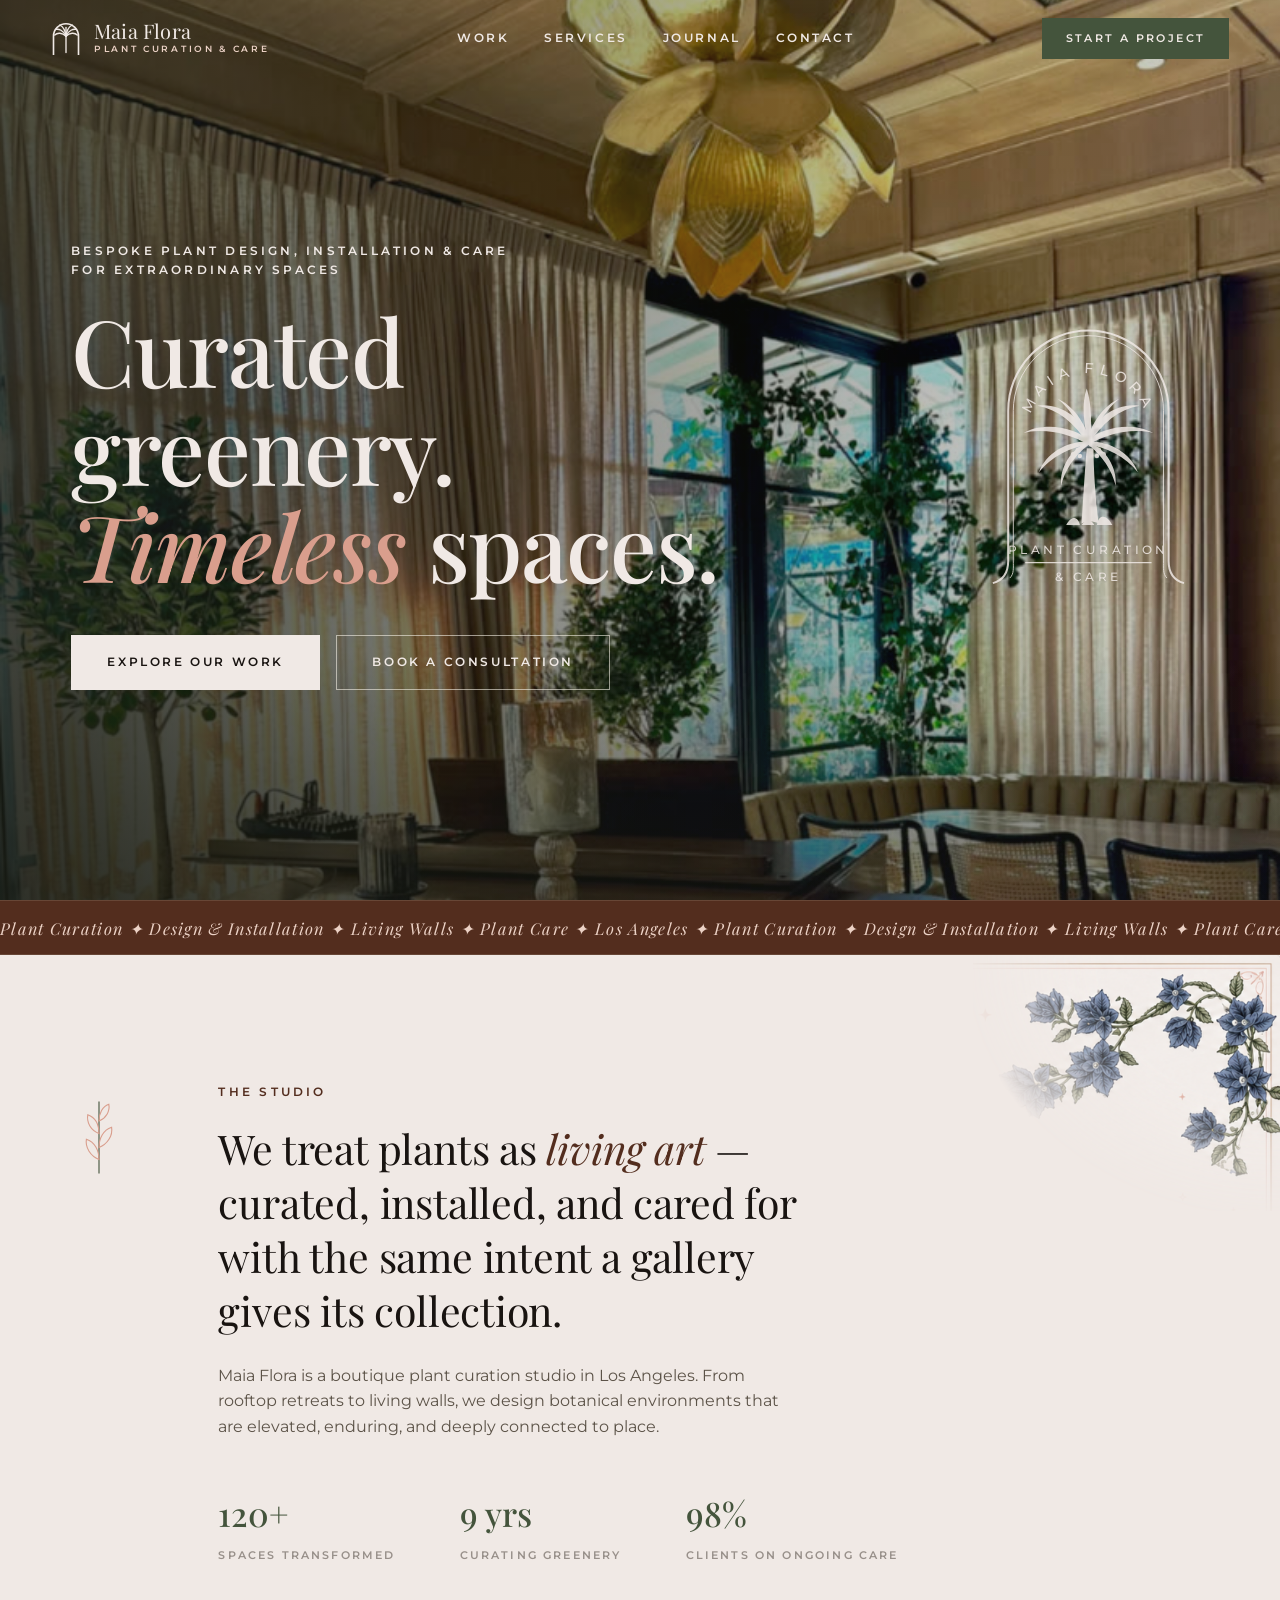
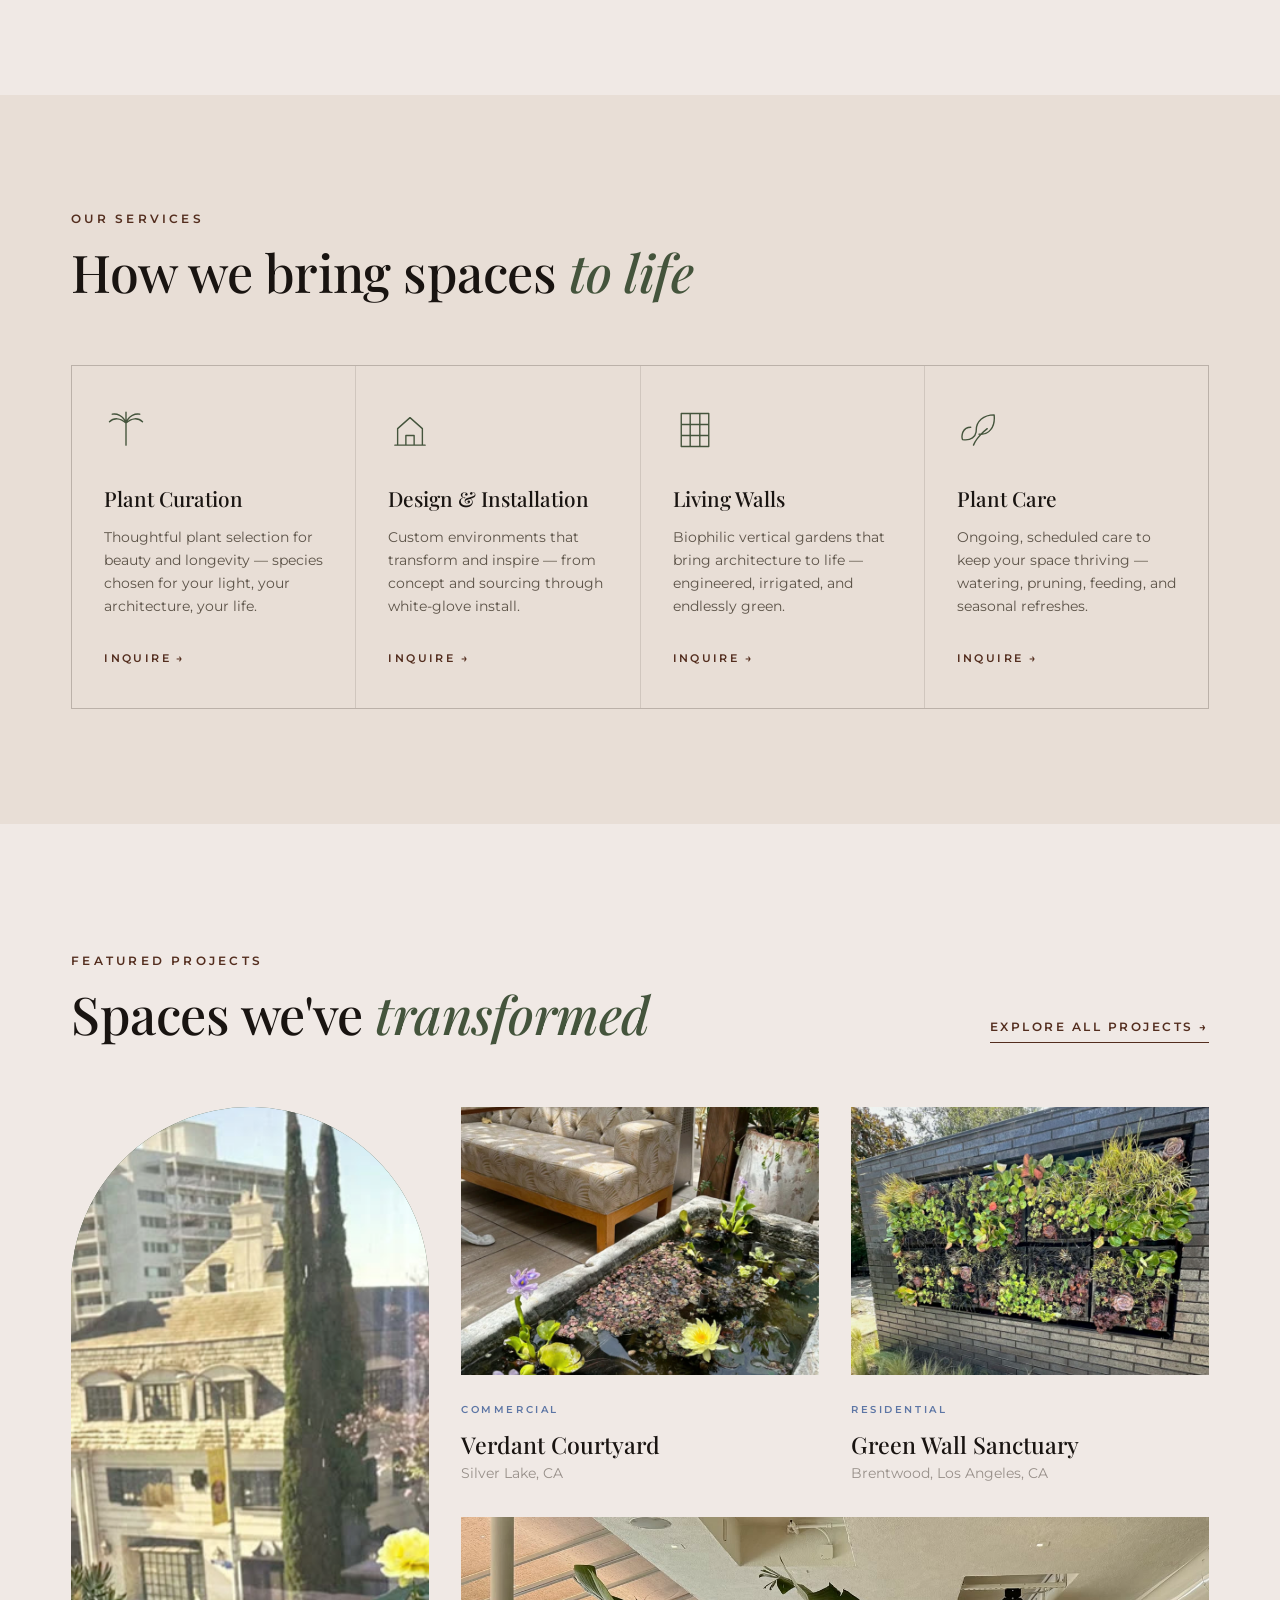
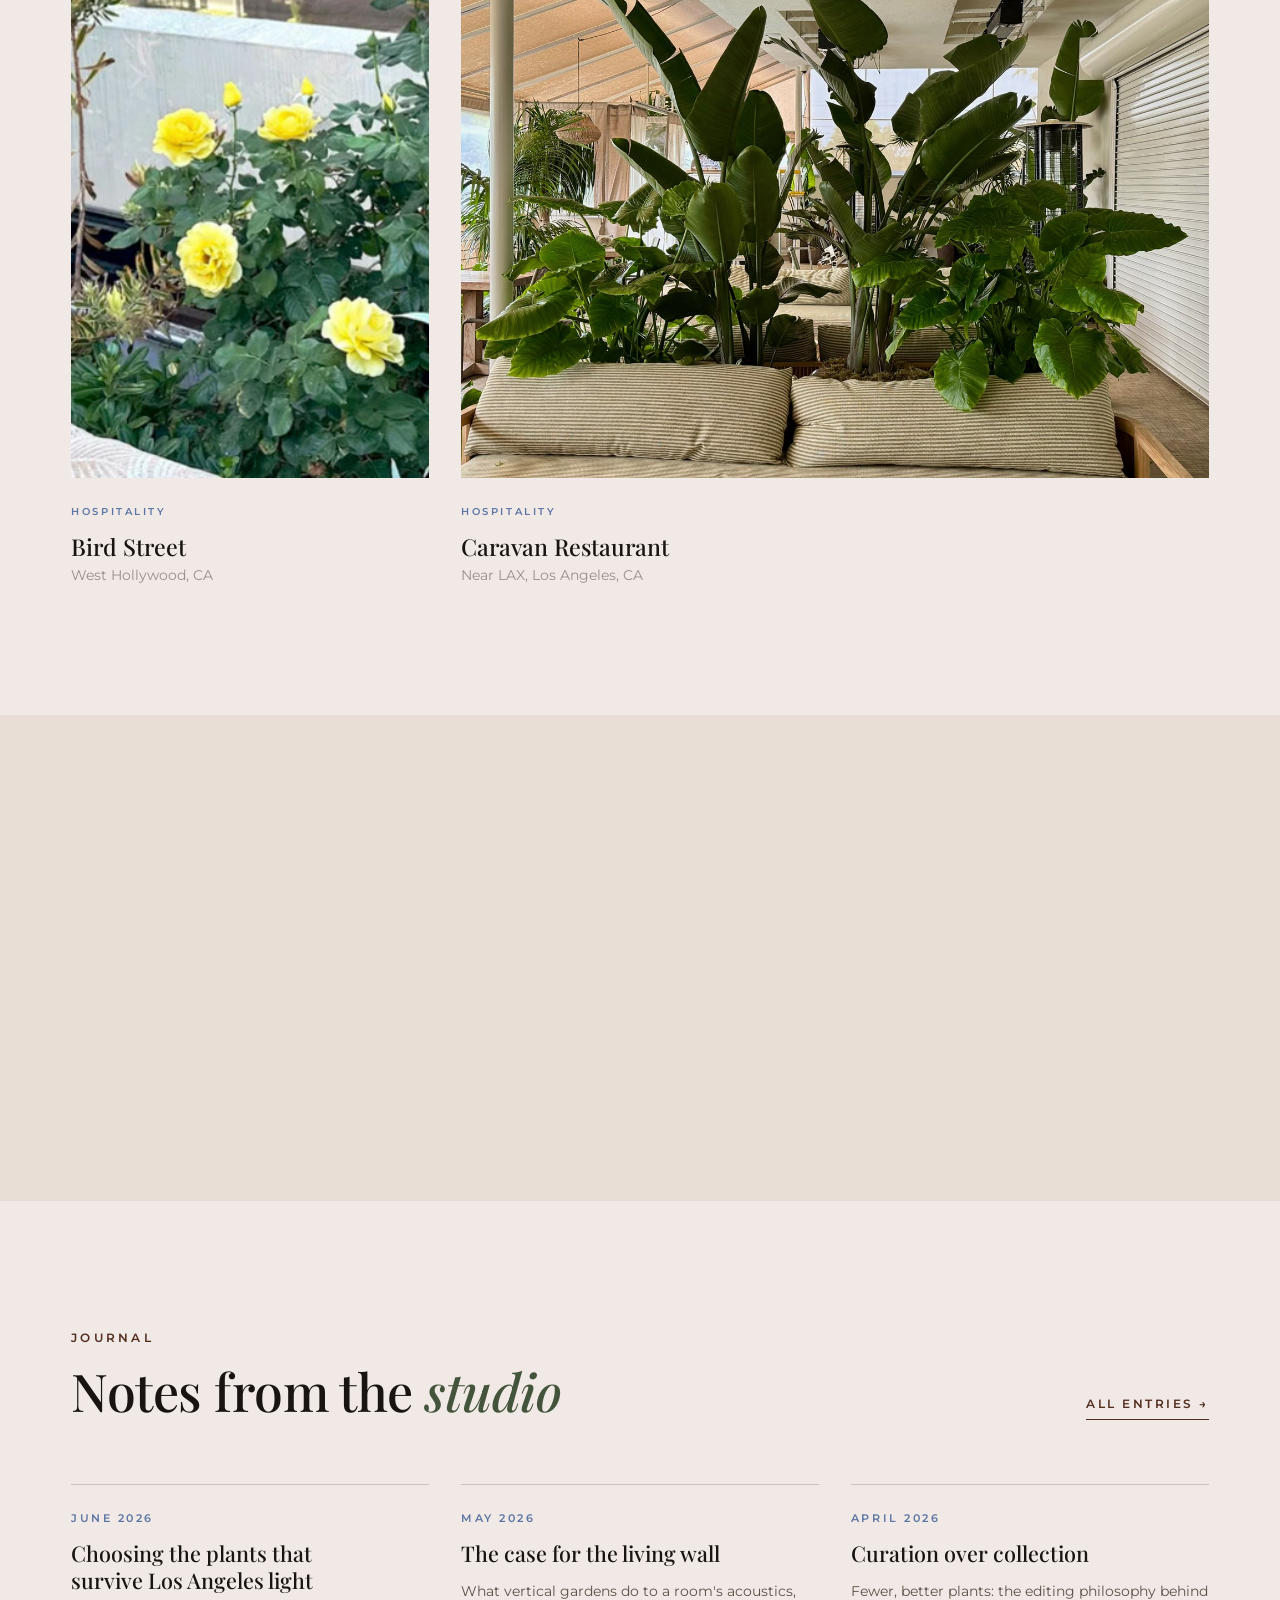
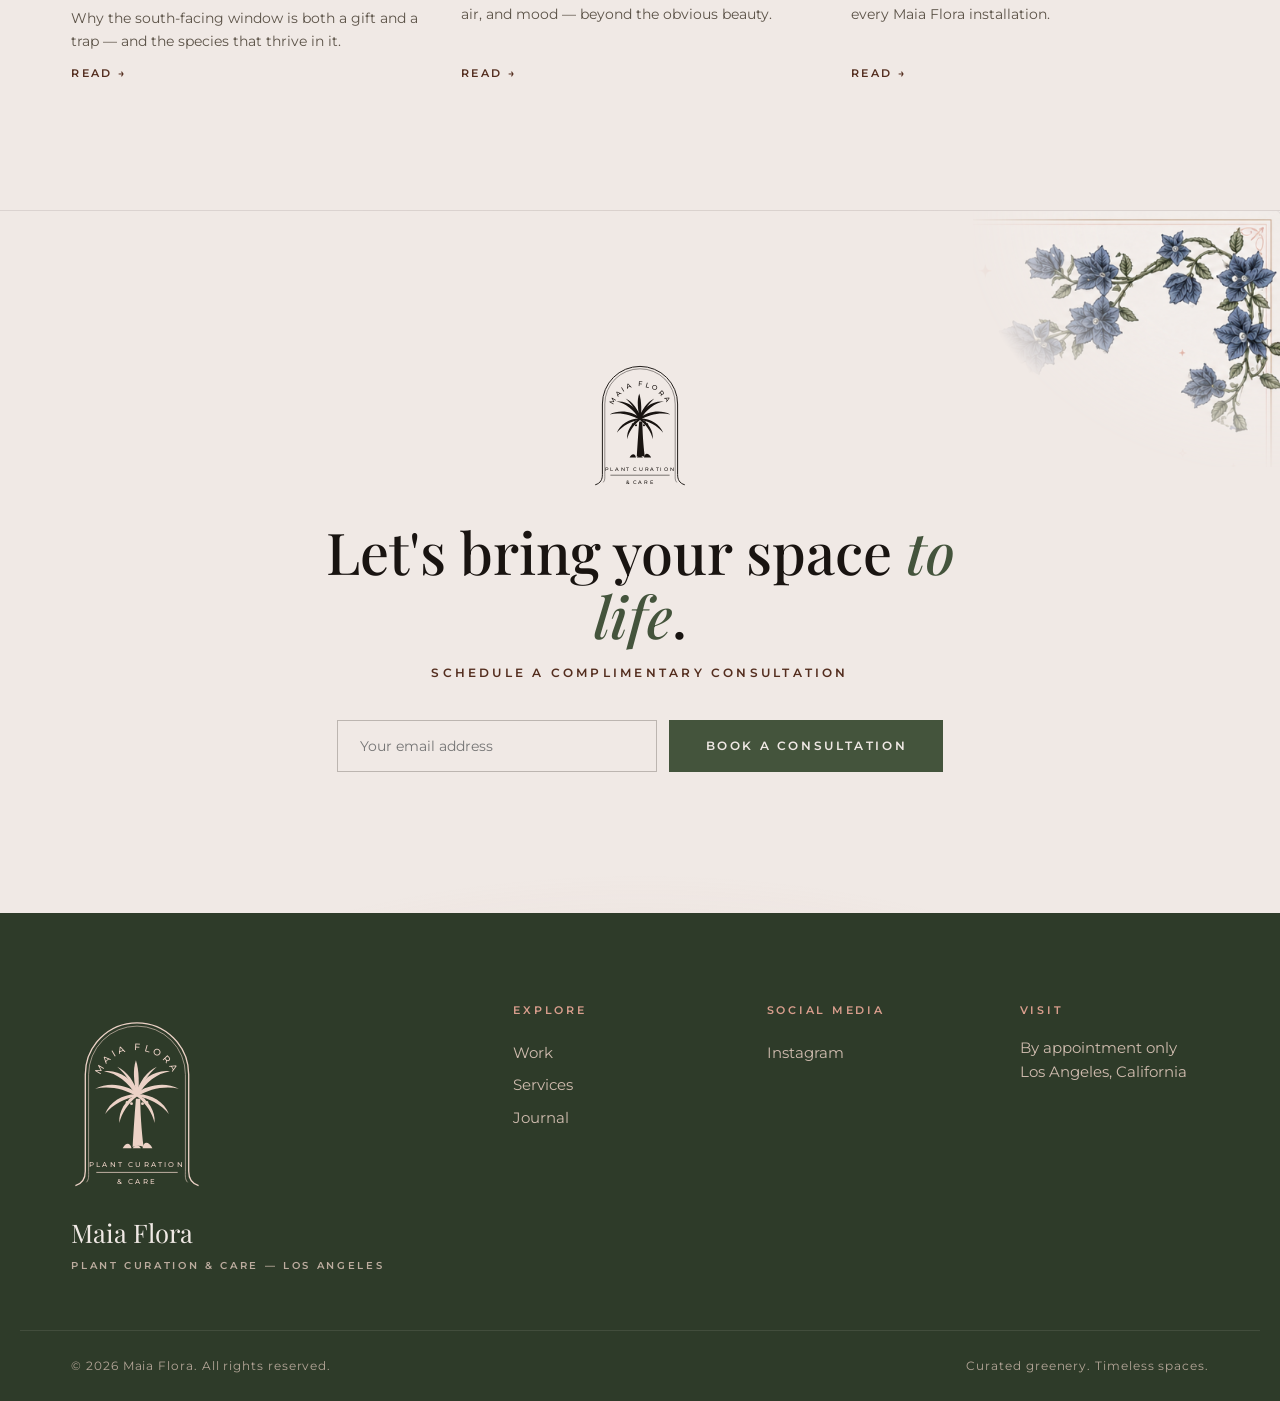
<file: index.html>
<!DOCTYPE html>
<html lang="en">
<head>
<meta charset="UTF-8">
<meta name="viewport" content="width=device-width, initial-scale=1.0">
<title>Maia Flora — Plant Curation &amp; Care</title>
<meta name="description" content="Bespoke plant design, installation & care for extraordinary spaces. Los Angeles plant curation studio.">
<link rel="preconnect" href="https://fonts.googleapis.com">
<link rel="preconnect" href="https://fonts.gstatic.com" crossorigin>
<link href="https://fonts.googleapis.com/css2?family=Playfair+Display:ital,wght@0,400;0,500;0,600;1,400;1,500&family=Montserrat:wght@400;500;600&display=swap" rel="stylesheet">
<link rel="stylesheet" href="css/style.css?v=11">
<link rel="icon" type="image/svg+xml" href='data:image/svg+xml,<svg xmlns="http://www.w3.org/2000/svg" viewBox="0 0 48 60"><path d="M4 56 V26 A20 20 0 0 1 44 26 V56" fill="none" stroke="%236b3324" stroke-width="3"/><line x1="24" y1="52" x2="24" y2="26" stroke="%236b3324" stroke-width="3"/><path d="M24 26 C18 20 10 20 6 24 M24 26 C30 20 38 20 42 24 M24 26 C20 16 12 14 8 15 M24 26 C28 16 36 14 40 15 M24 26 C23 16 18 10 14 8 M24 26 C25 16 30 10 34 8 M24 26 L24 12" stroke="%236b3324" stroke-width="2.4" fill="none" stroke-linecap="round"/></svg>'>
</head>
<body>

<!-- ═══════════ SVG ASSET LIBRARY ═══════════ -->
<svg width="0" height="0" style="position:absolute" aria-hidden="true">
  <defs>
    <!-- Full brand badge: arch, arched wordmark, palm, descriptor -->
    <symbol id="mf-badge" viewBox="0 0 240 352">
      <path d="M8 332 C22 328 26 318 26 306 L26 130 A94 94 0 0 1 214 130 L214 306 C214 318 218 328 232 332" fill="none" stroke="currentColor" stroke-width="2.4"/>
      <path d="M28 326 C33 321 32 314 32 306 L32 130 A88 88 0 0 1 208 130 L208 306 C208 314 207 321 212 326" fill="none" stroke="currentColor" stroke-width="1.1"/>
      <path id="mf-arc" d="M48 158 A72 72 0 0 1 192 158" fill="none"/>
      <text font-family="Montserrat, sans-serif" font-size="17" font-weight="500" letter-spacing="6" fill="currentColor">
        <textPath href="#mf-arc" startOffset="50%" text-anchor="middle">MAIA FLORA</textPath>
      </text>
      <g fill="currentColor">
        <path d="M120 170 C104 144 84 128 60 124 C86 120 112 138 122 162 Z"/>
        <path d="M120 170 C98 156 68 150 44 156 C70 142 104 150 120 164 Z"/>
        <path d="M120 170 C100 172 76 184 62 202 C70 180 94 166 118 166 Z"/>
        <path d="M120 170 C104 182 92 200 88 218 C86 196 100 176 116 168 Z"/>
        <path d="M120 170 C136 144 156 128 180 124 C154 120 128 138 118 162 Z"/>
        <path d="M120 170 C142 156 172 150 196 156 C170 142 136 150 120 164 Z"/>
        <path d="M120 170 C140 172 164 184 178 202 C170 180 146 166 122 166 Z"/>
        <path d="M120 170 C136 182 148 200 152 218 C154 196 140 176 124 168 Z"/>
        <path d="M120 170 C114 142 112 122 118 104 C124 122 124 146 122 170 Z"/>
        <path d="M120 170 C110 146 100 130 84 116 C102 124 116 144 122 166 Z"/>
        <path d="M120 170 C130 146 140 130 156 116 C138 124 124 144 118 166 Z"/>
        <circle cx="108" cy="176" r="3"/><circle cx="102" cy="181" r="2.6"/><circle cx="110" cy="183" r="2.6"/>
        <circle cx="132" cy="176" r="3"/><circle cx="138" cy="181" r="2.6"/><circle cx="130" cy="183" r="2.6"/>
        <path d="M112 262 C114 230 116 198 118 174 L126 174 C126 198 128 230 132 262 C125 259 119 259 112 262 Z"/>
        <path d="M94 264 C100 252 108 254 110 264 Z"/>
        <path d="M130 264 C132 250 142 252 148 264 Z"/>
        <path d="M112 264 C117 257 123 257 127 264 Z"/>
      </g>
      <text x="120" y="298" font-family="Montserrat, sans-serif" font-size="13.5" font-weight="500" letter-spacing="4" text-anchor="middle" fill="currentColor">PLANT CURATION</text>
      <line x1="46" y1="308" x2="194" y2="308" stroke="currentColor" stroke-width="1.4"/>
      <text x="120" y="330" font-family="Montserrat, sans-serif" font-size="13.5" font-weight="500" letter-spacing="4" text-anchor="middle" fill="currentColor">&amp; CARE</text>
    </symbol>

  </defs>
</svg>

<!-- ═══════════ PRELOADER ═══════════ -->
<div class="preloader" id="preloader" aria-hidden="true">
  <div class="preloader__mark">
    <svg class="badge badge--preloader"><use href="#mf-badge"/></svg>
  </div>
</div>

<!-- ═══════════ NAV ═══════════ -->
<header class="nav" id="nav">
  <a href="#top" class="nav__brand">
    <svg viewBox="0 0 48 60" class="arch-mark" aria-hidden="true">
      <path class="arch-line" d="M4 56 V26 A20 20 0 0 1 44 26 V56" fill="none"/>
      <g class="palm-lines">
        <line x1="24" y1="52" x2="24" y2="26"/>
        <path d="M24 26 C18 20 10 20 6 24"/>
        <path d="M24 26 C30 20 38 20 42 24"/>
        <path d="M24 26 C20 16 12 14 8 15"/>
        <path d="M24 26 C28 16 36 14 40 15"/>
        <path d="M24 26 C23 16 18 10 14 8"/>
        <path d="M24 26 C25 16 30 10 34 8"/>
        <line x1="24" y1="26" x2="24" y2="12"/>
      </g>
    </svg>
    <span class="nav__brand-text">
      <span class="nav__brand-name">Maia Flora</span>
      <span class="nav__brand-tag">Plant Curation &amp; Care</span>
    </span>
  </a>
  <nav class="nav__links" id="navLinks" aria-label="Primary">
    <a href="#work">Work</a>
    <a href="#services">Services</a>
    <a href="#journal">Journal</a>
    <a href="#contact">Contact</a>
  </nav>
  <div class="nav__actions">
    <a href="#contact" class="btn btn--solid btn--sm">Start a Project</a>
    <button class="nav__burger" id="navBurger" aria-label="Open menu" aria-expanded="false">
      <span></span><span></span>
    </button>
  </div>
</header>

<main id="top">

<!-- ═══════════ HERO ═══════════ -->
<section class="hero">
  <div class="hero__media" id="heroMedia">
    <img src="img/hero-lounge.jpg"
         alt="Warm dining lounge with curated trees and a gold lotus chandelier" onerror="this.remove()">
    <div class="hero__scrim"></div>
  </div>
  <div class="hero__inner">
    <p class="eyebrow eyebrow--light reveal">Bespoke plant design, installation &amp; care<br>for extraordinary spaces</p>
    <h1 class="hero__title reveal">Curated greenery.<br><em>Timeless</em> spaces.</h1>
    <div class="hero__cta reveal">
      <a href="#work" class="btn btn--light">Explore Our Work</a>
      <a href="#contact" class="btn btn--ghost-light">Book a Consultation</a>
    </div>
  </div>
  <div class="hero__badge" aria-hidden="true">
    <svg class="badge badge--hero"><use href="#mf-badge"/></svg>
  </div>
  <div class="hero__scroll" aria-hidden="true"><span></span></div>
</section>

<!-- ═══════════ MARQUEE ═══════════ -->
<div class="marquee" aria-hidden="true">
  <div class="marquee__track">
    <span>Plant Curation ✦ Design &amp; Installation ✦ Living Walls ✦ Plant Care ✦ Los Angeles ✦&nbsp;</span>
    <span>Plant Curation ✦ Design &amp; Installation ✦ Living Walls ✦ Plant Care ✦ Los Angeles ✦&nbsp;</span>
  </div>
</div>

<!-- ═══════════ MANIFESTO ═══════════ -->
<section class="manifesto">
  <img class="vine vine--manifesto" src="img/vine.png" alt="" aria-hidden="true">
  <div class="container manifesto__grid">
    <div class="manifesto__ornament reveal" aria-hidden="true">
      <svg viewBox="0 0 80 120" class="sprig">
        <path d="M40 115 C40 80 40 45 40 12" />
        <path d="M40 95 C28 90 20 78 22 66 C34 70 40 82 40 95Z"/>
        <path d="M40 78 C52 73 60 61 58 49 C46 53 40 65 40 78Z"/>
        <path d="M40 58 C28 53 22 42 24 31 C35 35 40 46 40 58Z"/>
        <path d="M40 40 C50 36 56 26 54 16 C45 19 40 29 40 40Z"/>
      </svg>
    </div>
    <div class="manifesto__body">
      <p class="eyebrow reveal">The Studio</p>
      <h2 class="manifesto__text reveal">We treat plants as <em>living art</em> — curated, installed, and cared for with the same intent a gallery gives its collection.</h2>
      <p class="manifesto__sub reveal">Maia Flora is a boutique plant curation studio in Los Angeles. From rooftop retreats to living walls, we design botanical environments that are elevated, enduring, and deeply connected to place.</p>
      <div class="manifesto__stats reveal">
        <div><strong>120+</strong><span>Spaces transformed</span></div>
        <div><strong>9 yrs</strong><span>Curating greenery</span></div>
        <div><strong>98%</strong><span>Clients on ongoing care</span></div>
      </div>
    </div>
  </div>
</section>

<!-- ═══════════ SERVICES ═══════════ -->
<section class="services" id="services">
  <div class="container">
    <div class="section-head reveal">
      <p class="eyebrow">Our Services</p>
      <h2 class="section-title">How we bring spaces <em>to life</em></h2>
    </div>
    <div class="services__grid">
      <article class="service reveal">
        <div class="service__icon" aria-hidden="true">
          <svg viewBox="0 0 64 64"><path d="M32 54 V22 M32 22 C24 14 14 14 8 20 M32 22 C40 14 50 14 56 20 M32 22 C28 10 18 8 12 9 M32 22 C36 10 46 8 52 9 M32 22 L32 6"/></svg>
        </div>
        <h3>Plant Curation</h3>
        <p>Thoughtful plant selection for beauty and longevity — species chosen for your light, your architecture, your life.</p>
        <a class="service__link" href="inquire-plant-curation.html">Inquire<span aria-hidden="true"> →</span></a>
      </article>
      <article class="service reveal">
        <div class="service__icon" aria-hidden="true">
          <svg viewBox="0 0 64 64"><path d="M10 54 H54 M14 54 V30 L32 14 L50 30 V54 M26 54 V40 H38 V54"/></svg>
        </div>
        <h3>Design &amp; Installation</h3>
        <p>Custom environments that transform and inspire — from concept and sourcing through white-glove install.</p>
        <a class="service__link" href="inquire-design-installation.html">Inquire<span aria-hidden="true"> →</span></a>
      </article>
      <article class="service reveal">
        <div class="service__icon" aria-hidden="true">
          <svg viewBox="0 0 64 64"><path d="M12 8 H52 V56 H12 Z M12 24 H52 M12 40 H52 M25 8 V56 M39 8 V56"/></svg>
        </div>
        <h3>Living Walls</h3>
        <p>Biophilic vertical gardens that bring architecture to life — engineered, irrigated, and endlessly green.</p>
        <a class="service__link" href="inquire-living-walls.html">Inquire<span aria-hidden="true"> →</span></a>
      </article>
      <article class="service reveal">
        <div class="service__icon" aria-hidden="true">
          <svg viewBox="0 0 64 64"><path d="M20 28 C8 28 6 40 8 46 C20 48 28 42 28 32 M28 32 C28 20 38 10 54 10 C56 28 46 40 32 38 M24 54 C28 44 34 38 44 30"/></svg>
        </div>
        <h3>Plant Care</h3>
        <p>Ongoing, scheduled care to keep your space thriving — watering, pruning, feeding, and seasonal refreshes.</p>
        <a class="service__link" href="inquire-plant-care.html">Inquire<span aria-hidden="true"> →</span></a>
      </article>
    </div>
  </div>
</section>

<!-- ═══════════ FEATURED PROJECTS ═══════════ -->
<section class="work" id="work">
  <div class="container">
    <div class="section-head section-head--row reveal">
      <div>
        <p class="eyebrow">Featured Projects</p>
        <h2 class="section-title">Spaces we've <em>transformed</em></h2>
      </div>
      <a href="#contact" class="text-link">Explore all projects <span aria-hidden="true">→</span></a>
    </div>
    <div class="work__grid">
      <a href="project-bird-street.html" class="project project--tall reveal">
        <div class="project__media">
          <img src="img/bird-street.jpg" alt="Rooftop terrace with yellow roses overlooking the city" loading="lazy" onerror="this.remove()">
        </div>
        <div class="project__meta">
          <span class="project__tag">Hospitality</span>
          <h3>Bird Street</h3>
          <p>West Hollywood, CA</p>
        </div>
      </a>
      <a href="project-verdant-courtyard.html" class="project reveal">
        <div class="project__media">
          <img src="img/verdant-courtyard.jpg" alt="Courtyard water garden with lilies beside a banquette" loading="lazy" onerror="this.remove()">
        </div>
        <div class="project__meta">
          <span class="project__tag">Commercial</span>
          <h3>Verdant Courtyard</h3>
          <p>Silver Lake, CA</p>
        </div>
      </a>
      <a href="project-green-wall-sanctuary.html" class="project reveal">
        <div class="project__media">
          <img src="img/green-wall.jpg" alt="Succulent living wall set into a dark brick facade" loading="lazy" onerror="this.remove()">
        </div>
        <div class="project__meta">
          <span class="project__tag">Residential</span>
          <h3>Green Wall Sanctuary</h3>
          <p>Brentwood, Los Angeles, CA</p>
        </div>
      </a>
      <a href="project-caravan-restaurant.html" class="project project--wide reveal">
        <div class="project__media">
          <img src="img/caravan-restaurant.jpg" alt="Giant birds of paradise rising from striped banquettes on the covered terrace" loading="lazy" onerror="this.remove()">
        </div>
        <div class="project__meta">
          <span class="project__tag">Hospitality</span>
          <h3>Caravan Restaurant</h3>
          <p>Near LAX, Los Angeles, CA</p>
        </div>
      </a>
    </div>
  </div>
</section>

<!-- ═══════════ TESTIMONIAL ═══════════ -->
<section class="quote">
  <div class="container quote__inner reveal">
    <svg viewBox="0 0 80 120" class="sprig sprig--quote" aria-hidden="true">
      <path d="M40 115 C40 80 40 45 40 12" />
      <path d="M40 95 C28 90 20 78 22 66 C34 70 40 82 40 95Z"/>
      <path d="M40 78 C52 73 60 61 58 49 C46 53 40 65 40 78Z"/>
      <path d="M40 58 C28 53 22 42 24 31 C35 35 40 46 40 58Z"/>
      <path d="M40 40 C50 36 56 26 54 16 C45 19 40 29 40 40Z"/>
    </svg>
    <blockquote>
      <p>“Maia Flora transformed our space into something <em>alive and extraordinary</em>.”</p>
      <cite><strong>Jessica R.</strong> — Homeowner, CA</cite>
    </blockquote>
  </div>
</section>

<!-- ═══════════ JOURNAL ═══════════ -->
<section class="journal" id="journal">
  <div class="container">
    <div class="section-head section-head--row reveal">
      <div>
        <p class="eyebrow">Journal</p>
        <h2 class="section-title">Notes from the <em>studio</em></h2>
      </div>
      <a href="#contact" class="text-link">All entries <span aria-hidden="true">→</span></a>
    </div>
    <div class="journal__grid">
      <a href="journal-los-angeles-light.html" class="entry reveal">
        <span class="entry__date">June 2026</span>
        <h3>Choosing the plants that survive Los Angeles light</h3>
        <p>Why the south-facing window is both a gift and a trap — and the species that thrive in it.</p>
        <span class="entry__more">Read<span aria-hidden="true"> →</span></span>
      </a>
      <a href="journal-living-wall.html" class="entry reveal">
        <span class="entry__date">May 2026</span>
        <h3>The case for the living wall</h3>
        <p>What vertical gardens do to a room's acoustics, air, and mood — beyond the obvious beauty.</p>
        <span class="entry__more">Read<span aria-hidden="true"> →</span></span>
      </a>
      <a href="journal-curation-over-collection.html" class="entry reveal">
        <span class="entry__date">April 2026</span>
        <h3>Curation over collection</h3>
        <p>Fewer, better plants: the editing philosophy behind every Maia Flora installation.</p>
        <span class="entry__more">Read<span aria-hidden="true"> →</span></span>
      </a>
    </div>
  </div>
</section>

<!-- ═══════════ CTA ═══════════ -->
<section class="cta" id="contact">
  <img class="vine vine--cta" src="img/vine.png" alt="" aria-hidden="true">
  <div class="cta__inner container reveal">
    <svg class="badge badge--cta" aria-hidden="true"><use href="#mf-badge"/></svg>
    <h2 class="cta__title">Let's bring your space <em>to life</em>.</h2>
    <p class="eyebrow">Schedule a complimentary consultation</p>
    <form class="cta__form" data-mf-form data-subject="Consultation request — maiaflorala.com">
      <input type="text" name="_honey" tabindex="-1" autocomplete="off" aria-hidden="true" style="position:absolute;left:-9999px">
      <input type="email" name="email" required placeholder="Your email address" aria-label="Email address">
      <button type="submit" class="btn btn--solid">Book a Consultation</button>
    </form>
  </div>
</section>

</main>

<!-- ═══════════ FOOTER ═══════════ -->
<footer class="footer">
  <div class="container footer__grid">
    <div class="footer__brand">
      <svg class="badge badge--footer" aria-hidden="true"><use href="#mf-badge"/></svg>
      <p class="footer__name">Maia Flora</p>
      <p class="footer__tag">Plant Curation &amp; Care — Los Angeles</p>
    </div>
    <nav class="footer__col" aria-label="Explore">
      <h4>Explore</h4>
      <a href="#work">Work</a>
      <a href="#services">Services</a>
      <a href="#journal">Journal</a>
    </nav>
    <nav class="footer__col" aria-label="Social media">
      <h4>Social Media</h4>
      <a href="https://www.instagram.com/maiaflorala/" target="_blank" rel="noopener">Instagram</a>
    </nav>
    <div class="footer__col">
      <h4>Visit</h4>
      <p>By appointment only<br>Los Angeles, California</p>
    </div>
  </div>
  <div class="container footer__base">
    <span>© 2026 Maia Flora. All rights reserved.</span>
    <span>Curated greenery. Timeless spaces.</span>
  </div>
</footer>

<script src="js/main.js?v=10"></script>
</body>
</html>
</file>
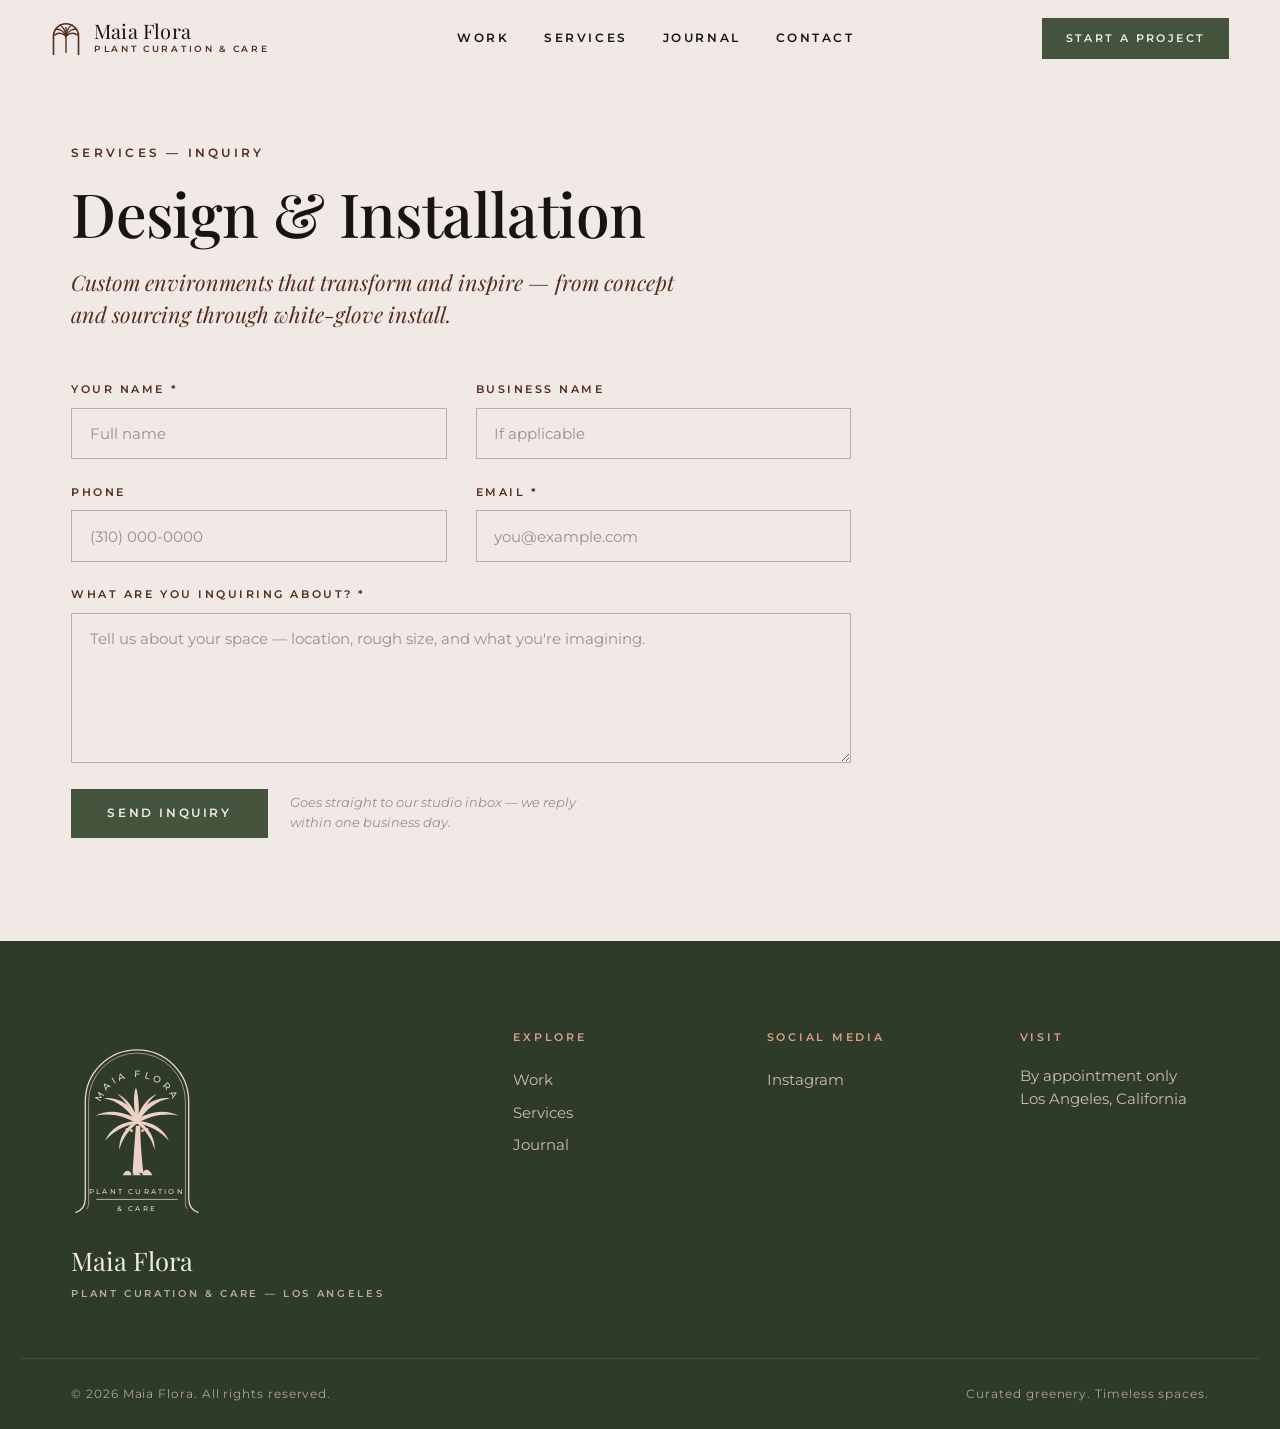
<file: inquire-design-installation.html>
<!DOCTYPE html>
<html lang="en">
<head>
<meta charset="UTF-8">
<meta name="viewport" content="width=device-width, initial-scale=1.0">
<title>Inquire — Design & Installation — Maia Flora</title>
<meta name="description" content="Inquire about design & installation with Maia Flora — boutique plant curation studio, Los Angeles.">
<link rel="preconnect" href="https://fonts.googleapis.com">
<link rel="preconnect" href="https://fonts.gstatic.com" crossorigin>
<link href="https://fonts.googleapis.com/css2?family=Playfair+Display:ital,wght@0,400;0,500;0,600;1,400;1,500&family=Montserrat:wght@400;500;600&display=swap" rel="stylesheet">
<link rel="stylesheet" href="css/style.css?v=11">
<link rel="icon" type="image/svg+xml" href='data:image/svg+xml,<svg xmlns="http://www.w3.org/2000/svg" viewBox="0 0 48 60"><path d="M4 56 V26 A20 20 0 0 1 44 26 V56" fill="none" stroke="%236b3324" stroke-width="3"/><line x1="24" y1="52" x2="24" y2="26" stroke="%236b3324" stroke-width="3"/><path d="M24 26 C18 20 10 20 6 24 M24 26 C30 20 38 20 42 24 M24 26 C20 16 12 14 8 15 M24 26 C28 16 36 14 40 15 M24 26 C23 16 18 10 14 8 M24 26 C25 16 30 10 34 8 M24 26 L24 12" stroke="%236b3324" stroke-width="2.4" fill="none" stroke-linecap="round"/></svg>'>
</head>
<body>

<svg width="0" height="0" style="position:absolute" aria-hidden="true">
  <defs>
    <symbol id="mf-badge" viewBox="0 0 240 352">
      <path d="M8 332 C22 328 26 318 26 306 L26 130 A94 94 0 0 1 214 130 L214 306 C214 318 218 328 232 332" fill="none" stroke="currentColor" stroke-width="2.4"/>
      <path d="M28 326 C33 321 32 314 32 306 L32 130 A88 88 0 0 1 208 130 L208 306 C208 314 207 321 212 326" fill="none" stroke="currentColor" stroke-width="1.1"/>
      <path id="mf-arc" d="M48 158 A72 72 0 0 1 192 158" fill="none"/>
      <text font-family="Montserrat, sans-serif" font-size="17" font-weight="500" letter-spacing="6" fill="currentColor">
        <textPath href="#mf-arc" startOffset="50%" text-anchor="middle">MAIA FLORA</textPath>
      </text>
      <g fill="currentColor">
        <path d="M120 170 C104 144 84 128 60 124 C86 120 112 138 122 162 Z"/>
        <path d="M120 170 C98 156 68 150 44 156 C70 142 104 150 120 164 Z"/>
        <path d="M120 170 C100 172 76 184 62 202 C70 180 94 166 118 166 Z"/>
        <path d="M120 170 C104 182 92 200 88 218 C86 196 100 176 116 168 Z"/>
        <path d="M120 170 C136 144 156 128 180 124 C154 120 128 138 118 162 Z"/>
        <path d="M120 170 C142 156 172 150 196 156 C170 142 136 150 120 164 Z"/>
        <path d="M120 170 C140 172 164 184 178 202 C170 180 146 166 122 166 Z"/>
        <path d="M120 170 C136 182 148 200 152 218 C154 196 140 176 124 168 Z"/>
        <path d="M120 170 C114 142 112 122 118 104 C124 122 124 146 122 170 Z"/>
        <path d="M120 170 C110 146 100 130 84 116 C102 124 116 144 122 166 Z"/>
        <path d="M120 170 C130 146 140 130 156 116 C138 124 124 144 118 166 Z"/>
        <circle cx="108" cy="176" r="3"/><circle cx="102" cy="181" r="2.6"/><circle cx="110" cy="183" r="2.6"/>
        <circle cx="132" cy="176" r="3"/><circle cx="138" cy="181" r="2.6"/><circle cx="130" cy="183" r="2.6"/>
        <path d="M112 262 C114 230 116 198 118 174 L126 174 C126 198 128 230 132 262 C125 259 119 259 112 262 Z"/>
        <path d="M94 264 C100 252 108 254 110 264 Z"/>
        <path d="M130 264 C132 250 142 252 148 264 Z"/>
        <path d="M112 264 C117 257 123 257 127 264 Z"/>
      </g>
      <text x="120" y="298" font-family="Montserrat, sans-serif" font-size="13.5" font-weight="500" letter-spacing="4" text-anchor="middle" fill="currentColor">PLANT CURATION</text>
      <line x1="46" y1="308" x2="194" y2="308" stroke="currentColor" stroke-width="1.4"/>
      <text x="120" y="330" font-family="Montserrat, sans-serif" font-size="13.5" font-weight="500" letter-spacing="4" text-anchor="middle" fill="currentColor">&amp; CARE</text>
    </symbol>
  </defs>
</svg>

<header class="nav nav--onlight" id="nav">
  <a href="index.html" class="nav__brand">
    <svg viewBox="0 0 48 60" class="arch-mark" aria-hidden="true">
      <path class="arch-line" d="M4 56 V26 A20 20 0 0 1 44 26 V56" fill="none"/>
      <g class="palm-lines">
        <line x1="24" y1="52" x2="24" y2="26"/>
        <path d="M24 26 C18 20 10 20 6 24"/>
        <path d="M24 26 C30 20 38 20 42 24"/>
        <path d="M24 26 C20 16 12 14 8 15"/>
        <path d="M24 26 C28 16 36 14 40 15"/>
        <path d="M24 26 C23 16 18 10 14 8"/>
        <path d="M24 26 C25 16 30 10 34 8"/>
        <line x1="24" y1="26" x2="24" y2="12"/>
      </g>
    </svg>
    <span class="nav__brand-text">
      <span class="nav__brand-name">Maia Flora</span>
      <span class="nav__brand-tag">Plant Curation &amp; Care</span>
    </span>
  </a>
  <nav class="nav__links" id="navLinks" aria-label="Primary">
    <a href="index.html#work">Work</a>
    <a href="index.html#services">Services</a>
    <a href="index.html#journal">Journal</a>
    <a href="index.html#contact">Contact</a>
  </nav>
  <div class="nav__actions">
    <a href="index.html#contact" class="btn btn--solid btn--sm">Start a Project</a>
    <button class="nav__burger" id="navBurger" aria-label="Open menu" aria-expanded="false">
      <span></span><span></span>
    </button>
  </div>
</header>

<main>

<section class="article-head">
  <div class="container">
    <p class="eyebrow"><a href="index.html#services">Services</a> — Inquiry</p>
    <h1>Design &amp; Installation</h1>
    <p class="standfirst">Custom environments that transform and inspire — from concept and sourcing through white-glove install.</p>
  </div>
</section>

<section class="inquire">
  <div class="container">
    <form class="mf-form reveal" data-mf-form data-subject="Inquiry — Design &amp; Installation">
      <input type="text" name="_honey" tabindex="-1" autocomplete="off" aria-hidden="true" style="position:absolute;left:-9999px">
      <input type="hidden" name="service" value="Design & Installation">
      <div class="field">
        <label for="f-name">Your name *</label>
        <input id="f-name" type="text" name="name" required autocomplete="name" placeholder="Full name">
      </div>
      <div class="field">
        <label for="f-biz">Business name</label>
        <input id="f-biz" type="text" name="business" autocomplete="organization" placeholder="If applicable">
      </div>
      <div class="field">
        <label for="f-phone">Phone</label>
        <input id="f-phone" type="tel" name="phone" autocomplete="tel" placeholder="(310) 000-0000">
      </div>
      <div class="field">
        <label for="f-email">Email *</label>
        <input id="f-email" type="email" name="email" required autocomplete="email" placeholder="you@example.com">
      </div>
      <div class="field field--full">
        <label for="f-msg">What are you inquiring about? *</label>
        <textarea id="f-msg" name="message" required rows="6" placeholder="Tell us about your space — location, rough size, and what you're imagining."></textarea>
      </div>
      <div class="field--full form-actions">
        <button type="submit" class="btn btn--solid">Send Inquiry</button>
        <span class="form-note">Goes straight to our studio inbox — we reply within one business day.</span>
      </div>
    </form>
  </div>
</section>


</main>

<footer class="footer">
  <div class="container footer__grid">
    <div class="footer__brand">
      <svg class="badge badge--footer" aria-hidden="true"><use href="#mf-badge"/></svg>
      <p class="footer__name">Maia Flora</p>
      <p class="footer__tag">Plant Curation &amp; Care — Los Angeles</p>
    </div>
    <nav class="footer__col" aria-label="Explore">
      <h4>Explore</h4>
      <a href="index.html#work">Work</a>
      <a href="index.html#services">Services</a>
      <a href="index.html#journal">Journal</a>
    </nav>
    <nav class="footer__col" aria-label="Social media">
      <h4>Social Media</h4>
      <a href="https://www.instagram.com/maiaflorala/" target="_blank" rel="noopener">Instagram</a>
    </nav>
    <div class="footer__col">
      <h4>Visit</h4>
      <p>By appointment only<br>Los Angeles, California</p>
    </div>
  </div>
  <div class="container footer__base">
    <span>© 2026 Maia Flora. All rights reserved.</span>
    <span>Curated greenery. Timeless spaces.</span>
  </div>
</footer>

<script src="js/main.js?v=10"></script>
</body>
</html>
</file>
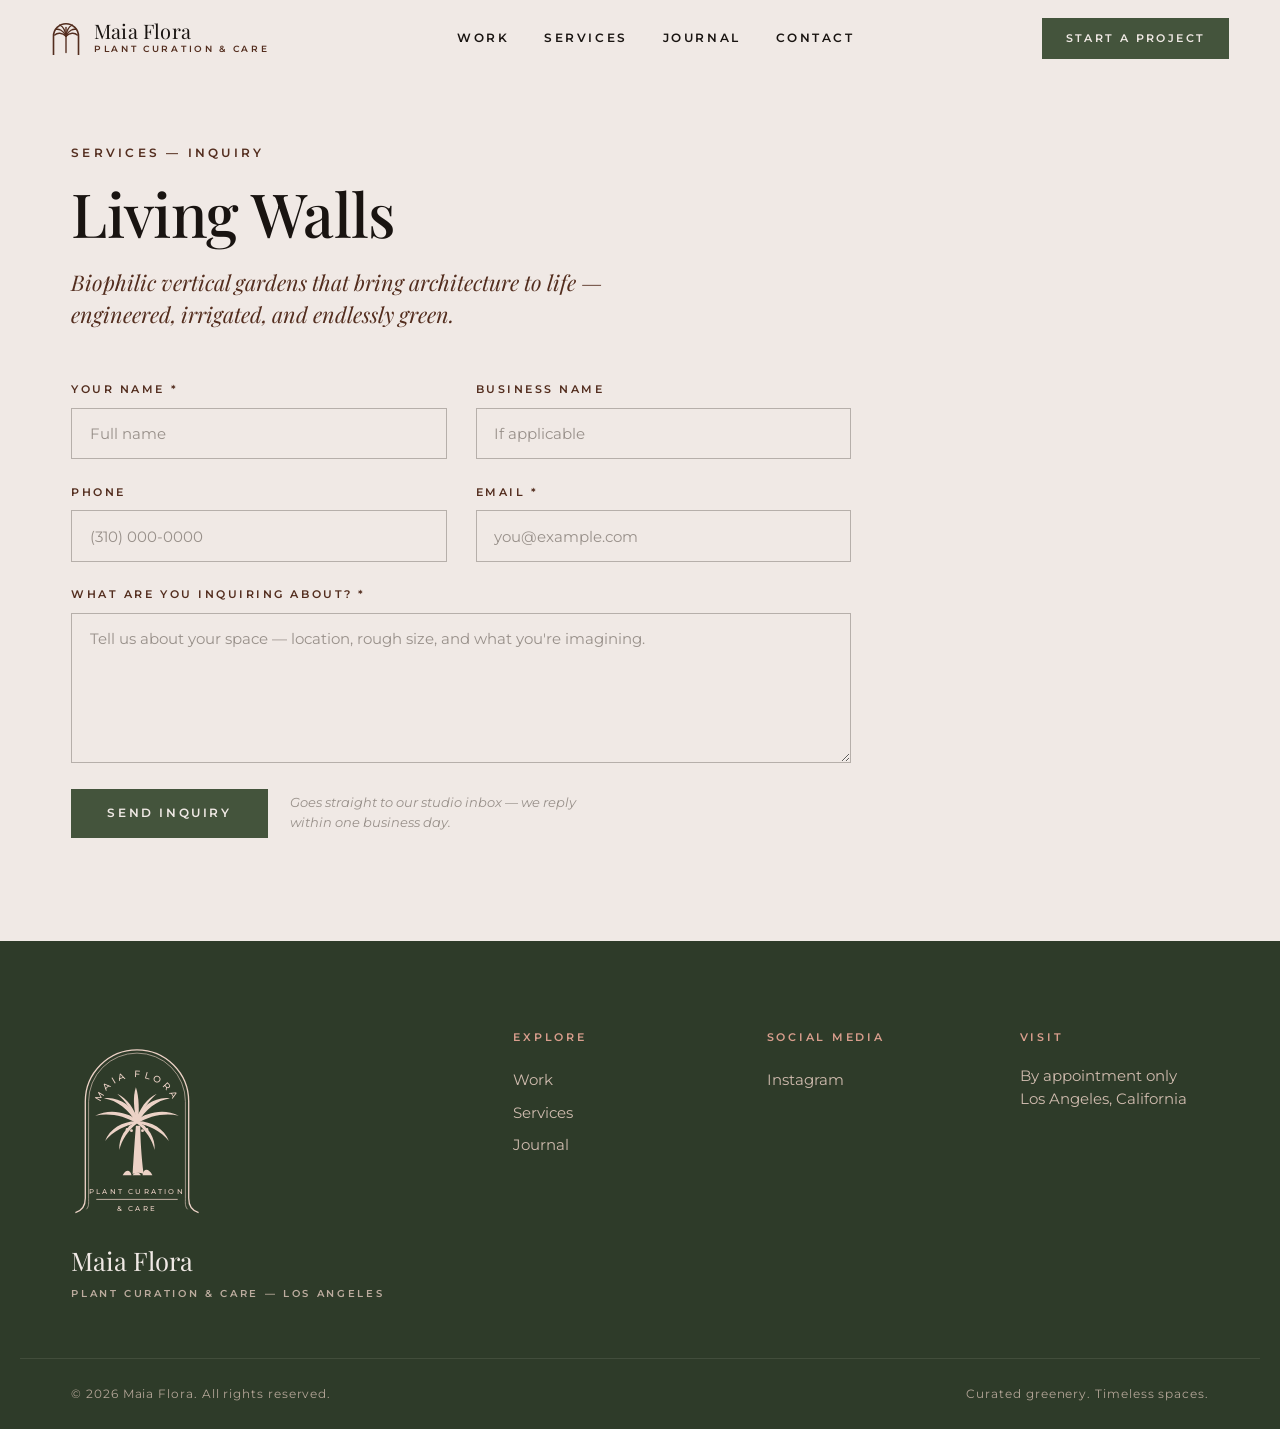
<file: inquire-living-walls.html>
<!DOCTYPE html>
<html lang="en">
<head>
<meta charset="UTF-8">
<meta name="viewport" content="width=device-width, initial-scale=1.0">
<title>Inquire — Living Walls — Maia Flora</title>
<meta name="description" content="Inquire about living walls with Maia Flora — boutique plant curation studio, Los Angeles.">
<link rel="preconnect" href="https://fonts.googleapis.com">
<link rel="preconnect" href="https://fonts.gstatic.com" crossorigin>
<link href="https://fonts.googleapis.com/css2?family=Playfair+Display:ital,wght@0,400;0,500;0,600;1,400;1,500&family=Montserrat:wght@400;500;600&display=swap" rel="stylesheet">
<link rel="stylesheet" href="css/style.css?v=11">
<link rel="icon" type="image/svg+xml" href='data:image/svg+xml,<svg xmlns="http://www.w3.org/2000/svg" viewBox="0 0 48 60"><path d="M4 56 V26 A20 20 0 0 1 44 26 V56" fill="none" stroke="%236b3324" stroke-width="3"/><line x1="24" y1="52" x2="24" y2="26" stroke="%236b3324" stroke-width="3"/><path d="M24 26 C18 20 10 20 6 24 M24 26 C30 20 38 20 42 24 M24 26 C20 16 12 14 8 15 M24 26 C28 16 36 14 40 15 M24 26 C23 16 18 10 14 8 M24 26 C25 16 30 10 34 8 M24 26 L24 12" stroke="%236b3324" stroke-width="2.4" fill="none" stroke-linecap="round"/></svg>'>
</head>
<body>

<svg width="0" height="0" style="position:absolute" aria-hidden="true">
  <defs>
    <symbol id="mf-badge" viewBox="0 0 240 352">
      <path d="M8 332 C22 328 26 318 26 306 L26 130 A94 94 0 0 1 214 130 L214 306 C214 318 218 328 232 332" fill="none" stroke="currentColor" stroke-width="2.4"/>
      <path d="M28 326 C33 321 32 314 32 306 L32 130 A88 88 0 0 1 208 130 L208 306 C208 314 207 321 212 326" fill="none" stroke="currentColor" stroke-width="1.1"/>
      <path id="mf-arc" d="M48 158 A72 72 0 0 1 192 158" fill="none"/>
      <text font-family="Montserrat, sans-serif" font-size="17" font-weight="500" letter-spacing="6" fill="currentColor">
        <textPath href="#mf-arc" startOffset="50%" text-anchor="middle">MAIA FLORA</textPath>
      </text>
      <g fill="currentColor">
        <path d="M120 170 C104 144 84 128 60 124 C86 120 112 138 122 162 Z"/>
        <path d="M120 170 C98 156 68 150 44 156 C70 142 104 150 120 164 Z"/>
        <path d="M120 170 C100 172 76 184 62 202 C70 180 94 166 118 166 Z"/>
        <path d="M120 170 C104 182 92 200 88 218 C86 196 100 176 116 168 Z"/>
        <path d="M120 170 C136 144 156 128 180 124 C154 120 128 138 118 162 Z"/>
        <path d="M120 170 C142 156 172 150 196 156 C170 142 136 150 120 164 Z"/>
        <path d="M120 170 C140 172 164 184 178 202 C170 180 146 166 122 166 Z"/>
        <path d="M120 170 C136 182 148 200 152 218 C154 196 140 176 124 168 Z"/>
        <path d="M120 170 C114 142 112 122 118 104 C124 122 124 146 122 170 Z"/>
        <path d="M120 170 C110 146 100 130 84 116 C102 124 116 144 122 166 Z"/>
        <path d="M120 170 C130 146 140 130 156 116 C138 124 124 144 118 166 Z"/>
        <circle cx="108" cy="176" r="3"/><circle cx="102" cy="181" r="2.6"/><circle cx="110" cy="183" r="2.6"/>
        <circle cx="132" cy="176" r="3"/><circle cx="138" cy="181" r="2.6"/><circle cx="130" cy="183" r="2.6"/>
        <path d="M112 262 C114 230 116 198 118 174 L126 174 C126 198 128 230 132 262 C125 259 119 259 112 262 Z"/>
        <path d="M94 264 C100 252 108 254 110 264 Z"/>
        <path d="M130 264 C132 250 142 252 148 264 Z"/>
        <path d="M112 264 C117 257 123 257 127 264 Z"/>
      </g>
      <text x="120" y="298" font-family="Montserrat, sans-serif" font-size="13.5" font-weight="500" letter-spacing="4" text-anchor="middle" fill="currentColor">PLANT CURATION</text>
      <line x1="46" y1="308" x2="194" y2="308" stroke="currentColor" stroke-width="1.4"/>
      <text x="120" y="330" font-family="Montserrat, sans-serif" font-size="13.5" font-weight="500" letter-spacing="4" text-anchor="middle" fill="currentColor">&amp; CARE</text>
    </symbol>
  </defs>
</svg>

<header class="nav nav--onlight" id="nav">
  <a href="index.html" class="nav__brand">
    <svg viewBox="0 0 48 60" class="arch-mark" aria-hidden="true">
      <path class="arch-line" d="M4 56 V26 A20 20 0 0 1 44 26 V56" fill="none"/>
      <g class="palm-lines">
        <line x1="24" y1="52" x2="24" y2="26"/>
        <path d="M24 26 C18 20 10 20 6 24"/>
        <path d="M24 26 C30 20 38 20 42 24"/>
        <path d="M24 26 C20 16 12 14 8 15"/>
        <path d="M24 26 C28 16 36 14 40 15"/>
        <path d="M24 26 C23 16 18 10 14 8"/>
        <path d="M24 26 C25 16 30 10 34 8"/>
        <line x1="24" y1="26" x2="24" y2="12"/>
      </g>
    </svg>
    <span class="nav__brand-text">
      <span class="nav__brand-name">Maia Flora</span>
      <span class="nav__brand-tag">Plant Curation &amp; Care</span>
    </span>
  </a>
  <nav class="nav__links" id="navLinks" aria-label="Primary">
    <a href="index.html#work">Work</a>
    <a href="index.html#services">Services</a>
    <a href="index.html#journal">Journal</a>
    <a href="index.html#contact">Contact</a>
  </nav>
  <div class="nav__actions">
    <a href="index.html#contact" class="btn btn--solid btn--sm">Start a Project</a>
    <button class="nav__burger" id="navBurger" aria-label="Open menu" aria-expanded="false">
      <span></span><span></span>
    </button>
  </div>
</header>

<main>

<section class="article-head">
  <div class="container">
    <p class="eyebrow"><a href="index.html#services">Services</a> — Inquiry</p>
    <h1>Living Walls</h1>
    <p class="standfirst">Biophilic vertical gardens that bring architecture to life — engineered, irrigated, and endlessly green.</p>
  </div>
</section>

<section class="inquire">
  <div class="container">
    <form class="mf-form reveal" data-mf-form data-subject="Inquiry — Living Walls">
      <input type="text" name="_honey" tabindex="-1" autocomplete="off" aria-hidden="true" style="position:absolute;left:-9999px">
      <input type="hidden" name="service" value="Living Walls">
      <div class="field">
        <label for="f-name">Your name *</label>
        <input id="f-name" type="text" name="name" required autocomplete="name" placeholder="Full name">
      </div>
      <div class="field">
        <label for="f-biz">Business name</label>
        <input id="f-biz" type="text" name="business" autocomplete="organization" placeholder="If applicable">
      </div>
      <div class="field">
        <label for="f-phone">Phone</label>
        <input id="f-phone" type="tel" name="phone" autocomplete="tel" placeholder="(310) 000-0000">
      </div>
      <div class="field">
        <label for="f-email">Email *</label>
        <input id="f-email" type="email" name="email" required autocomplete="email" placeholder="you@example.com">
      </div>
      <div class="field field--full">
        <label for="f-msg">What are you inquiring about? *</label>
        <textarea id="f-msg" name="message" required rows="6" placeholder="Tell us about your space — location, rough size, and what you're imagining."></textarea>
      </div>
      <div class="field--full form-actions">
        <button type="submit" class="btn btn--solid">Send Inquiry</button>
        <span class="form-note">Goes straight to our studio inbox — we reply within one business day.</span>
      </div>
    </form>
  </div>
</section>


</main>

<footer class="footer">
  <div class="container footer__grid">
    <div class="footer__brand">
      <svg class="badge badge--footer" aria-hidden="true"><use href="#mf-badge"/></svg>
      <p class="footer__name">Maia Flora</p>
      <p class="footer__tag">Plant Curation &amp; Care — Los Angeles</p>
    </div>
    <nav class="footer__col" aria-label="Explore">
      <h4>Explore</h4>
      <a href="index.html#work">Work</a>
      <a href="index.html#services">Services</a>
      <a href="index.html#journal">Journal</a>
    </nav>
    <nav class="footer__col" aria-label="Social media">
      <h4>Social Media</h4>
      <a href="https://www.instagram.com/maiaflorala/" target="_blank" rel="noopener">Instagram</a>
    </nav>
    <div class="footer__col">
      <h4>Visit</h4>
      <p>By appointment only<br>Los Angeles, California</p>
    </div>
  </div>
  <div class="container footer__base">
    <span>© 2026 Maia Flora. All rights reserved.</span>
    <span>Curated greenery. Timeless spaces.</span>
  </div>
</footer>

<script src="js/main.js?v=10"></script>
</body>
</html>
</file>
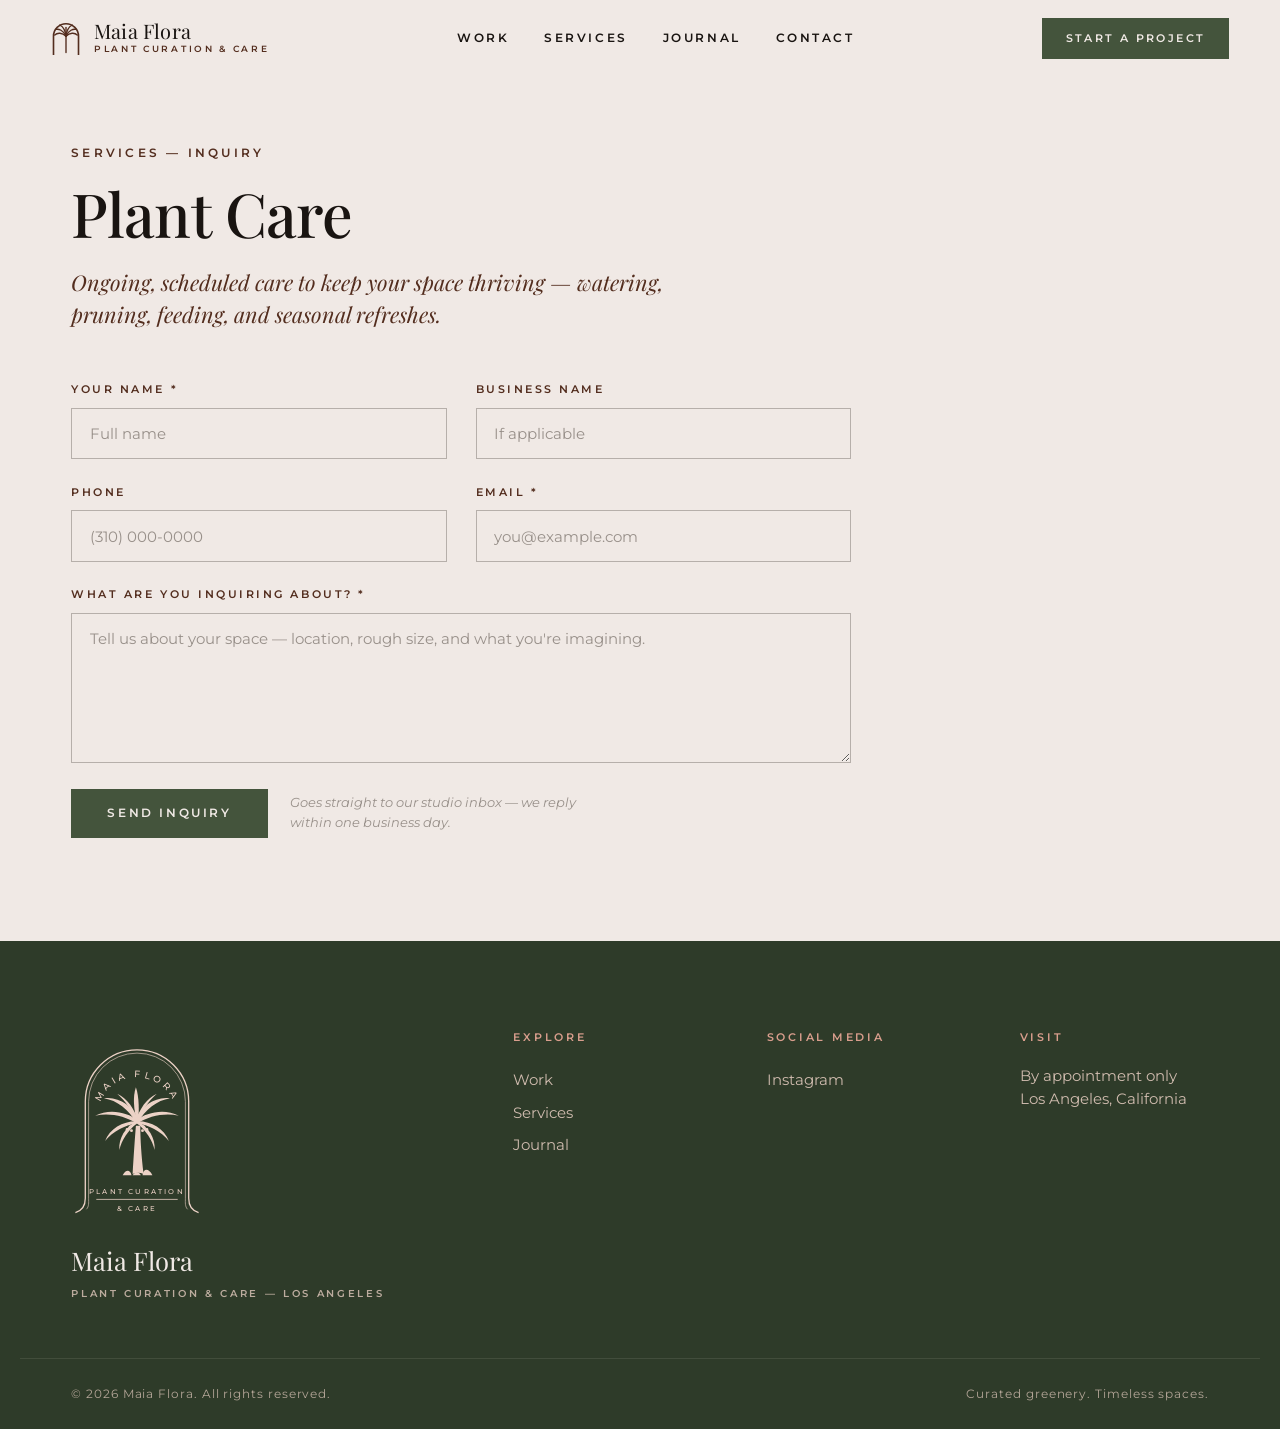
<file: inquire-plant-care.html>
<!DOCTYPE html>
<html lang="en">
<head>
<meta charset="UTF-8">
<meta name="viewport" content="width=device-width, initial-scale=1.0">
<title>Inquire — Plant Care — Maia Flora</title>
<meta name="description" content="Inquire about plant care with Maia Flora — boutique plant curation studio, Los Angeles.">
<link rel="preconnect" href="https://fonts.googleapis.com">
<link rel="preconnect" href="https://fonts.gstatic.com" crossorigin>
<link href="https://fonts.googleapis.com/css2?family=Playfair+Display:ital,wght@0,400;0,500;0,600;1,400;1,500&family=Montserrat:wght@400;500;600&display=swap" rel="stylesheet">
<link rel="stylesheet" href="css/style.css?v=11">
<link rel="icon" type="image/svg+xml" href='data:image/svg+xml,<svg xmlns="http://www.w3.org/2000/svg" viewBox="0 0 48 60"><path d="M4 56 V26 A20 20 0 0 1 44 26 V56" fill="none" stroke="%236b3324" stroke-width="3"/><line x1="24" y1="52" x2="24" y2="26" stroke="%236b3324" stroke-width="3"/><path d="M24 26 C18 20 10 20 6 24 M24 26 C30 20 38 20 42 24 M24 26 C20 16 12 14 8 15 M24 26 C28 16 36 14 40 15 M24 26 C23 16 18 10 14 8 M24 26 C25 16 30 10 34 8 M24 26 L24 12" stroke="%236b3324" stroke-width="2.4" fill="none" stroke-linecap="round"/></svg>'>
</head>
<body>

<svg width="0" height="0" style="position:absolute" aria-hidden="true">
  <defs>
    <symbol id="mf-badge" viewBox="0 0 240 352">
      <path d="M8 332 C22 328 26 318 26 306 L26 130 A94 94 0 0 1 214 130 L214 306 C214 318 218 328 232 332" fill="none" stroke="currentColor" stroke-width="2.4"/>
      <path d="M28 326 C33 321 32 314 32 306 L32 130 A88 88 0 0 1 208 130 L208 306 C208 314 207 321 212 326" fill="none" stroke="currentColor" stroke-width="1.1"/>
      <path id="mf-arc" d="M48 158 A72 72 0 0 1 192 158" fill="none"/>
      <text font-family="Montserrat, sans-serif" font-size="17" font-weight="500" letter-spacing="6" fill="currentColor">
        <textPath href="#mf-arc" startOffset="50%" text-anchor="middle">MAIA FLORA</textPath>
      </text>
      <g fill="currentColor">
        <path d="M120 170 C104 144 84 128 60 124 C86 120 112 138 122 162 Z"/>
        <path d="M120 170 C98 156 68 150 44 156 C70 142 104 150 120 164 Z"/>
        <path d="M120 170 C100 172 76 184 62 202 C70 180 94 166 118 166 Z"/>
        <path d="M120 170 C104 182 92 200 88 218 C86 196 100 176 116 168 Z"/>
        <path d="M120 170 C136 144 156 128 180 124 C154 120 128 138 118 162 Z"/>
        <path d="M120 170 C142 156 172 150 196 156 C170 142 136 150 120 164 Z"/>
        <path d="M120 170 C140 172 164 184 178 202 C170 180 146 166 122 166 Z"/>
        <path d="M120 170 C136 182 148 200 152 218 C154 196 140 176 124 168 Z"/>
        <path d="M120 170 C114 142 112 122 118 104 C124 122 124 146 122 170 Z"/>
        <path d="M120 170 C110 146 100 130 84 116 C102 124 116 144 122 166 Z"/>
        <path d="M120 170 C130 146 140 130 156 116 C138 124 124 144 118 166 Z"/>
        <circle cx="108" cy="176" r="3"/><circle cx="102" cy="181" r="2.6"/><circle cx="110" cy="183" r="2.6"/>
        <circle cx="132" cy="176" r="3"/><circle cx="138" cy="181" r="2.6"/><circle cx="130" cy="183" r="2.6"/>
        <path d="M112 262 C114 230 116 198 118 174 L126 174 C126 198 128 230 132 262 C125 259 119 259 112 262 Z"/>
        <path d="M94 264 C100 252 108 254 110 264 Z"/>
        <path d="M130 264 C132 250 142 252 148 264 Z"/>
        <path d="M112 264 C117 257 123 257 127 264 Z"/>
      </g>
      <text x="120" y="298" font-family="Montserrat, sans-serif" font-size="13.5" font-weight="500" letter-spacing="4" text-anchor="middle" fill="currentColor">PLANT CURATION</text>
      <line x1="46" y1="308" x2="194" y2="308" stroke="currentColor" stroke-width="1.4"/>
      <text x="120" y="330" font-family="Montserrat, sans-serif" font-size="13.5" font-weight="500" letter-spacing="4" text-anchor="middle" fill="currentColor">&amp; CARE</text>
    </symbol>
  </defs>
</svg>

<header class="nav nav--onlight" id="nav">
  <a href="index.html" class="nav__brand">
    <svg viewBox="0 0 48 60" class="arch-mark" aria-hidden="true">
      <path class="arch-line" d="M4 56 V26 A20 20 0 0 1 44 26 V56" fill="none"/>
      <g class="palm-lines">
        <line x1="24" y1="52" x2="24" y2="26"/>
        <path d="M24 26 C18 20 10 20 6 24"/>
        <path d="M24 26 C30 20 38 20 42 24"/>
        <path d="M24 26 C20 16 12 14 8 15"/>
        <path d="M24 26 C28 16 36 14 40 15"/>
        <path d="M24 26 C23 16 18 10 14 8"/>
        <path d="M24 26 C25 16 30 10 34 8"/>
        <line x1="24" y1="26" x2="24" y2="12"/>
      </g>
    </svg>
    <span class="nav__brand-text">
      <span class="nav__brand-name">Maia Flora</span>
      <span class="nav__brand-tag">Plant Curation &amp; Care</span>
    </span>
  </a>
  <nav class="nav__links" id="navLinks" aria-label="Primary">
    <a href="index.html#work">Work</a>
    <a href="index.html#services">Services</a>
    <a href="index.html#journal">Journal</a>
    <a href="index.html#contact">Contact</a>
  </nav>
  <div class="nav__actions">
    <a href="index.html#contact" class="btn btn--solid btn--sm">Start a Project</a>
    <button class="nav__burger" id="navBurger" aria-label="Open menu" aria-expanded="false">
      <span></span><span></span>
    </button>
  </div>
</header>

<main>

<section class="article-head">
  <div class="container">
    <p class="eyebrow"><a href="index.html#services">Services</a> — Inquiry</p>
    <h1>Plant Care</h1>
    <p class="standfirst">Ongoing, scheduled care to keep your space thriving — watering, pruning, feeding, and seasonal refreshes.</p>
  </div>
</section>

<section class="inquire">
  <div class="container">
    <form class="mf-form reveal" data-mf-form data-subject="Inquiry — Plant Care">
      <input type="text" name="_honey" tabindex="-1" autocomplete="off" aria-hidden="true" style="position:absolute;left:-9999px">
      <input type="hidden" name="service" value="Plant Care">
      <div class="field">
        <label for="f-name">Your name *</label>
        <input id="f-name" type="text" name="name" required autocomplete="name" placeholder="Full name">
      </div>
      <div class="field">
        <label for="f-biz">Business name</label>
        <input id="f-biz" type="text" name="business" autocomplete="organization" placeholder="If applicable">
      </div>
      <div class="field">
        <label for="f-phone">Phone</label>
        <input id="f-phone" type="tel" name="phone" autocomplete="tel" placeholder="(310) 000-0000">
      </div>
      <div class="field">
        <label for="f-email">Email *</label>
        <input id="f-email" type="email" name="email" required autocomplete="email" placeholder="you@example.com">
      </div>
      <div class="field field--full">
        <label for="f-msg">What are you inquiring about? *</label>
        <textarea id="f-msg" name="message" required rows="6" placeholder="Tell us about your space — location, rough size, and what you're imagining."></textarea>
      </div>
      <div class="field--full form-actions">
        <button type="submit" class="btn btn--solid">Send Inquiry</button>
        <span class="form-note">Goes straight to our studio inbox — we reply within one business day.</span>
      </div>
    </form>
  </div>
</section>


</main>

<footer class="footer">
  <div class="container footer__grid">
    <div class="footer__brand">
      <svg class="badge badge--footer" aria-hidden="true"><use href="#mf-badge"/></svg>
      <p class="footer__name">Maia Flora</p>
      <p class="footer__tag">Plant Curation &amp; Care — Los Angeles</p>
    </div>
    <nav class="footer__col" aria-label="Explore">
      <h4>Explore</h4>
      <a href="index.html#work">Work</a>
      <a href="index.html#services">Services</a>
      <a href="index.html#journal">Journal</a>
    </nav>
    <nav class="footer__col" aria-label="Social media">
      <h4>Social Media</h4>
      <a href="https://www.instagram.com/maiaflorala/" target="_blank" rel="noopener">Instagram</a>
    </nav>
    <div class="footer__col">
      <h4>Visit</h4>
      <p>By appointment only<br>Los Angeles, California</p>
    </div>
  </div>
  <div class="container footer__base">
    <span>© 2026 Maia Flora. All rights reserved.</span>
    <span>Curated greenery. Timeless spaces.</span>
  </div>
</footer>

<script src="js/main.js?v=10"></script>
</body>
</html>
</file>
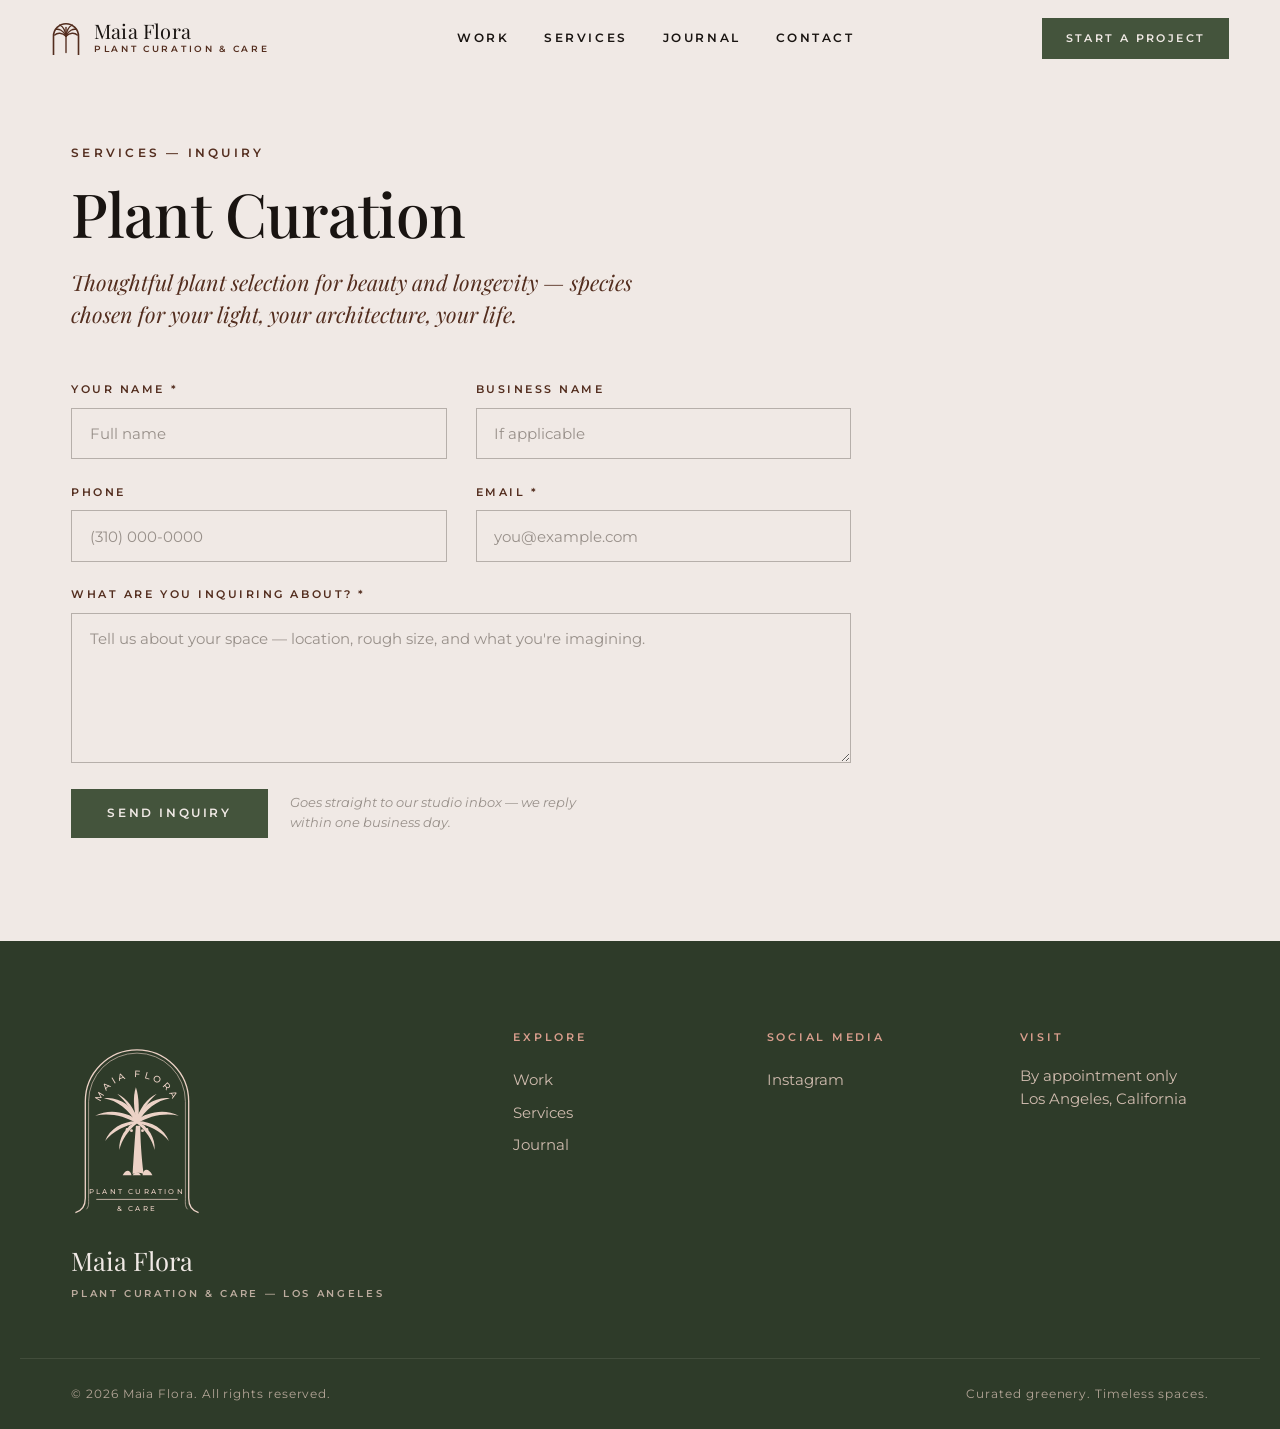
<file: inquire-plant-curation.html>
<!DOCTYPE html>
<html lang="en">
<head>
<meta charset="UTF-8">
<meta name="viewport" content="width=device-width, initial-scale=1.0">
<title>Inquire — Plant Curation — Maia Flora</title>
<meta name="description" content="Inquire about plant curation with Maia Flora — boutique plant curation studio, Los Angeles.">
<link rel="preconnect" href="https://fonts.googleapis.com">
<link rel="preconnect" href="https://fonts.gstatic.com" crossorigin>
<link href="https://fonts.googleapis.com/css2?family=Playfair+Display:ital,wght@0,400;0,500;0,600;1,400;1,500&family=Montserrat:wght@400;500;600&display=swap" rel="stylesheet">
<link rel="stylesheet" href="css/style.css?v=11">
<link rel="icon" type="image/svg+xml" href='data:image/svg+xml,<svg xmlns="http://www.w3.org/2000/svg" viewBox="0 0 48 60"><path d="M4 56 V26 A20 20 0 0 1 44 26 V56" fill="none" stroke="%236b3324" stroke-width="3"/><line x1="24" y1="52" x2="24" y2="26" stroke="%236b3324" stroke-width="3"/><path d="M24 26 C18 20 10 20 6 24 M24 26 C30 20 38 20 42 24 M24 26 C20 16 12 14 8 15 M24 26 C28 16 36 14 40 15 M24 26 C23 16 18 10 14 8 M24 26 C25 16 30 10 34 8 M24 26 L24 12" stroke="%236b3324" stroke-width="2.4" fill="none" stroke-linecap="round"/></svg>'>
</head>
<body>

<svg width="0" height="0" style="position:absolute" aria-hidden="true">
  <defs>
    <symbol id="mf-badge" viewBox="0 0 240 352">
      <path d="M8 332 C22 328 26 318 26 306 L26 130 A94 94 0 0 1 214 130 L214 306 C214 318 218 328 232 332" fill="none" stroke="currentColor" stroke-width="2.4"/>
      <path d="M28 326 C33 321 32 314 32 306 L32 130 A88 88 0 0 1 208 130 L208 306 C208 314 207 321 212 326" fill="none" stroke="currentColor" stroke-width="1.1"/>
      <path id="mf-arc" d="M48 158 A72 72 0 0 1 192 158" fill="none"/>
      <text font-family="Montserrat, sans-serif" font-size="17" font-weight="500" letter-spacing="6" fill="currentColor">
        <textPath href="#mf-arc" startOffset="50%" text-anchor="middle">MAIA FLORA</textPath>
      </text>
      <g fill="currentColor">
        <path d="M120 170 C104 144 84 128 60 124 C86 120 112 138 122 162 Z"/>
        <path d="M120 170 C98 156 68 150 44 156 C70 142 104 150 120 164 Z"/>
        <path d="M120 170 C100 172 76 184 62 202 C70 180 94 166 118 166 Z"/>
        <path d="M120 170 C104 182 92 200 88 218 C86 196 100 176 116 168 Z"/>
        <path d="M120 170 C136 144 156 128 180 124 C154 120 128 138 118 162 Z"/>
        <path d="M120 170 C142 156 172 150 196 156 C170 142 136 150 120 164 Z"/>
        <path d="M120 170 C140 172 164 184 178 202 C170 180 146 166 122 166 Z"/>
        <path d="M120 170 C136 182 148 200 152 218 C154 196 140 176 124 168 Z"/>
        <path d="M120 170 C114 142 112 122 118 104 C124 122 124 146 122 170 Z"/>
        <path d="M120 170 C110 146 100 130 84 116 C102 124 116 144 122 166 Z"/>
        <path d="M120 170 C130 146 140 130 156 116 C138 124 124 144 118 166 Z"/>
        <circle cx="108" cy="176" r="3"/><circle cx="102" cy="181" r="2.6"/><circle cx="110" cy="183" r="2.6"/>
        <circle cx="132" cy="176" r="3"/><circle cx="138" cy="181" r="2.6"/><circle cx="130" cy="183" r="2.6"/>
        <path d="M112 262 C114 230 116 198 118 174 L126 174 C126 198 128 230 132 262 C125 259 119 259 112 262 Z"/>
        <path d="M94 264 C100 252 108 254 110 264 Z"/>
        <path d="M130 264 C132 250 142 252 148 264 Z"/>
        <path d="M112 264 C117 257 123 257 127 264 Z"/>
      </g>
      <text x="120" y="298" font-family="Montserrat, sans-serif" font-size="13.5" font-weight="500" letter-spacing="4" text-anchor="middle" fill="currentColor">PLANT CURATION</text>
      <line x1="46" y1="308" x2="194" y2="308" stroke="currentColor" stroke-width="1.4"/>
      <text x="120" y="330" font-family="Montserrat, sans-serif" font-size="13.5" font-weight="500" letter-spacing="4" text-anchor="middle" fill="currentColor">&amp; CARE</text>
    </symbol>
  </defs>
</svg>

<header class="nav nav--onlight" id="nav">
  <a href="index.html" class="nav__brand">
    <svg viewBox="0 0 48 60" class="arch-mark" aria-hidden="true">
      <path class="arch-line" d="M4 56 V26 A20 20 0 0 1 44 26 V56" fill="none"/>
      <g class="palm-lines">
        <line x1="24" y1="52" x2="24" y2="26"/>
        <path d="M24 26 C18 20 10 20 6 24"/>
        <path d="M24 26 C30 20 38 20 42 24"/>
        <path d="M24 26 C20 16 12 14 8 15"/>
        <path d="M24 26 C28 16 36 14 40 15"/>
        <path d="M24 26 C23 16 18 10 14 8"/>
        <path d="M24 26 C25 16 30 10 34 8"/>
        <line x1="24" y1="26" x2="24" y2="12"/>
      </g>
    </svg>
    <span class="nav__brand-text">
      <span class="nav__brand-name">Maia Flora</span>
      <span class="nav__brand-tag">Plant Curation &amp; Care</span>
    </span>
  </a>
  <nav class="nav__links" id="navLinks" aria-label="Primary">
    <a href="index.html#work">Work</a>
    <a href="index.html#services">Services</a>
    <a href="index.html#journal">Journal</a>
    <a href="index.html#contact">Contact</a>
  </nav>
  <div class="nav__actions">
    <a href="index.html#contact" class="btn btn--solid btn--sm">Start a Project</a>
    <button class="nav__burger" id="navBurger" aria-label="Open menu" aria-expanded="false">
      <span></span><span></span>
    </button>
  </div>
</header>

<main>

<section class="article-head">
  <div class="container">
    <p class="eyebrow"><a href="index.html#services">Services</a> — Inquiry</p>
    <h1>Plant Curation</h1>
    <p class="standfirst">Thoughtful plant selection for beauty and longevity — species chosen for your light, your architecture, your life.</p>
  </div>
</section>

<section class="inquire">
  <div class="container">
    <form class="mf-form reveal" data-mf-form data-subject="Inquiry — Plant Curation">
      <input type="text" name="_honey" tabindex="-1" autocomplete="off" aria-hidden="true" style="position:absolute;left:-9999px">
      <input type="hidden" name="service" value="Plant Curation">
      <div class="field">
        <label for="f-name">Your name *</label>
        <input id="f-name" type="text" name="name" required autocomplete="name" placeholder="Full name">
      </div>
      <div class="field">
        <label for="f-biz">Business name</label>
        <input id="f-biz" type="text" name="business" autocomplete="organization" placeholder="If applicable">
      </div>
      <div class="field">
        <label for="f-phone">Phone</label>
        <input id="f-phone" type="tel" name="phone" autocomplete="tel" placeholder="(310) 000-0000">
      </div>
      <div class="field">
        <label for="f-email">Email *</label>
        <input id="f-email" type="email" name="email" required autocomplete="email" placeholder="you@example.com">
      </div>
      <div class="field field--full">
        <label for="f-msg">What are you inquiring about? *</label>
        <textarea id="f-msg" name="message" required rows="6" placeholder="Tell us about your space — location, rough size, and what you're imagining."></textarea>
      </div>
      <div class="field--full form-actions">
        <button type="submit" class="btn btn--solid">Send Inquiry</button>
        <span class="form-note">Goes straight to our studio inbox — we reply within one business day.</span>
      </div>
    </form>
  </div>
</section>


</main>

<footer class="footer">
  <div class="container footer__grid">
    <div class="footer__brand">
      <svg class="badge badge--footer" aria-hidden="true"><use href="#mf-badge"/></svg>
      <p class="footer__name">Maia Flora</p>
      <p class="footer__tag">Plant Curation &amp; Care — Los Angeles</p>
    </div>
    <nav class="footer__col" aria-label="Explore">
      <h4>Explore</h4>
      <a href="index.html#work">Work</a>
      <a href="index.html#services">Services</a>
      <a href="index.html#journal">Journal</a>
    </nav>
    <nav class="footer__col" aria-label="Social media">
      <h4>Social Media</h4>
      <a href="https://www.instagram.com/maiaflorala/" target="_blank" rel="noopener">Instagram</a>
    </nav>
    <div class="footer__col">
      <h4>Visit</h4>
      <p>By appointment only<br>Los Angeles, California</p>
    </div>
  </div>
  <div class="container footer__base">
    <span>© 2026 Maia Flora. All rights reserved.</span>
    <span>Curated greenery. Timeless spaces.</span>
  </div>
</footer>

<script src="js/main.js?v=10"></script>
</body>
</html>
</file>
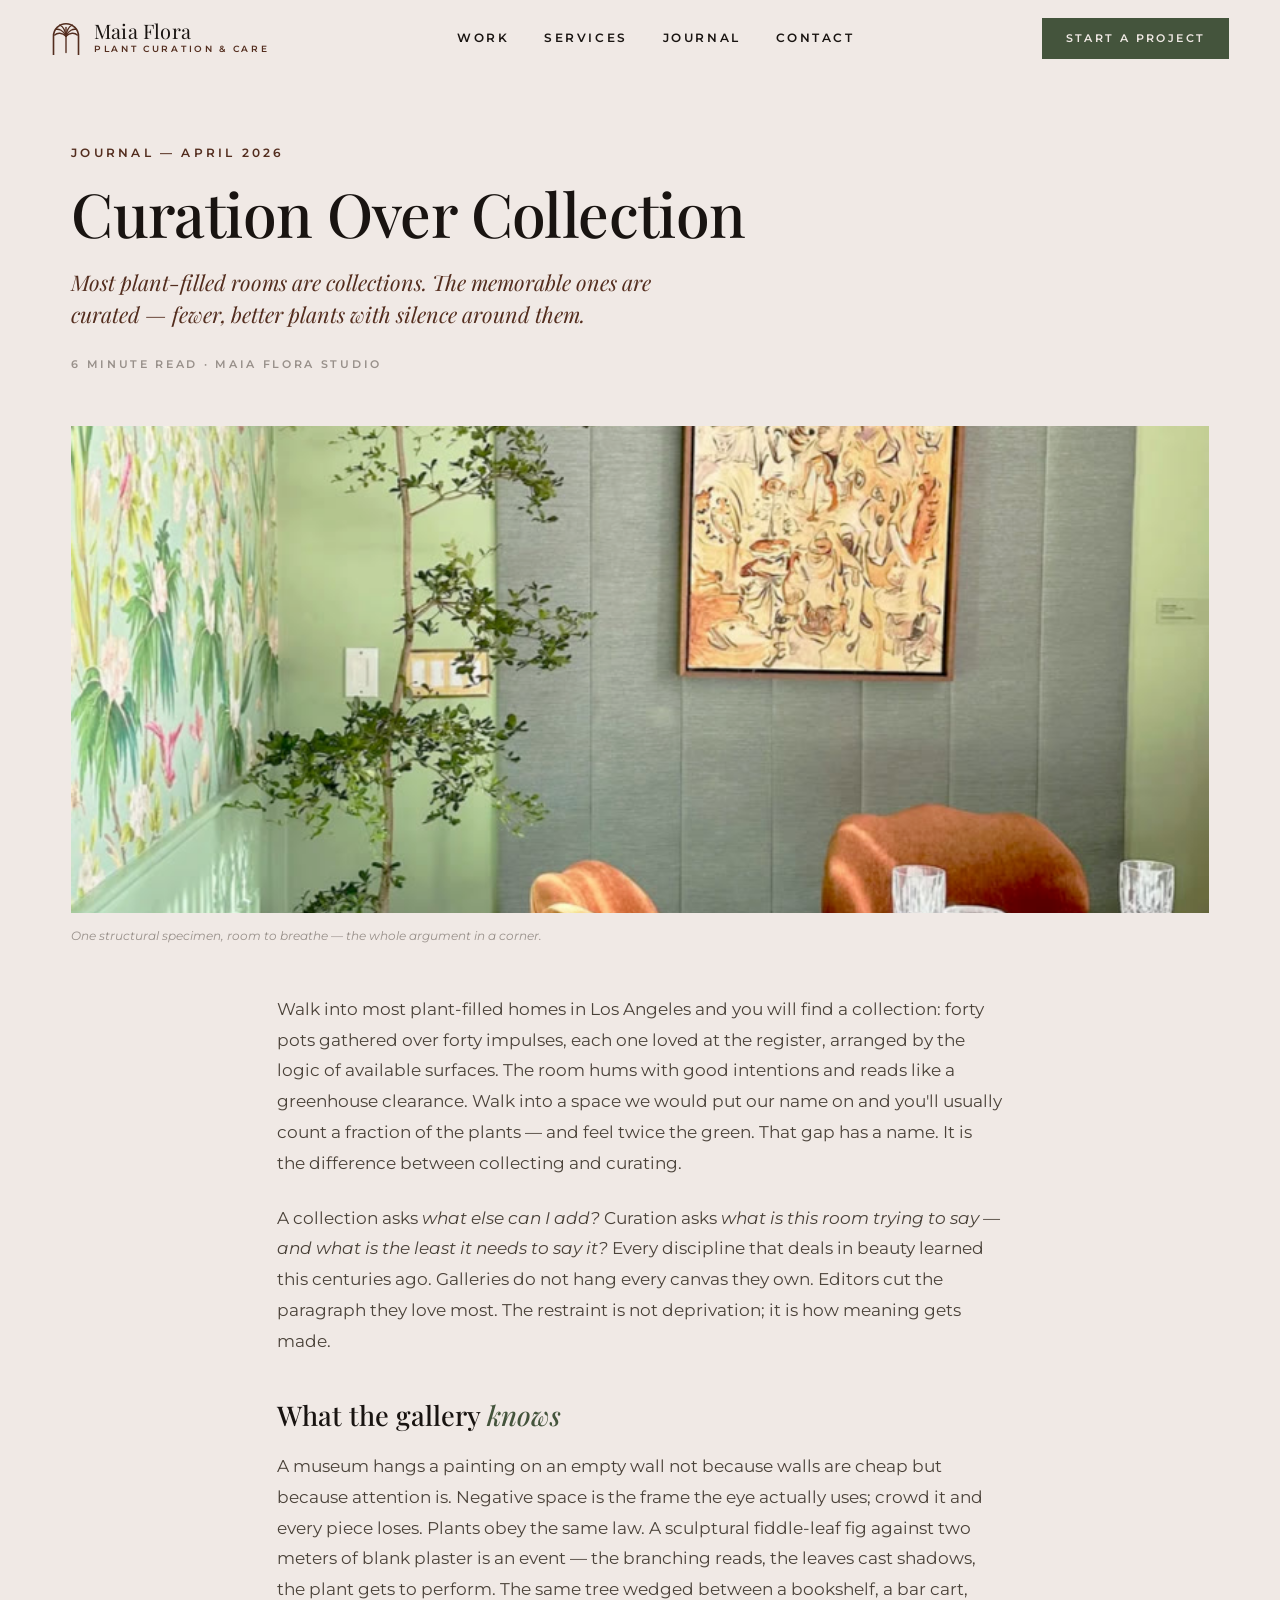
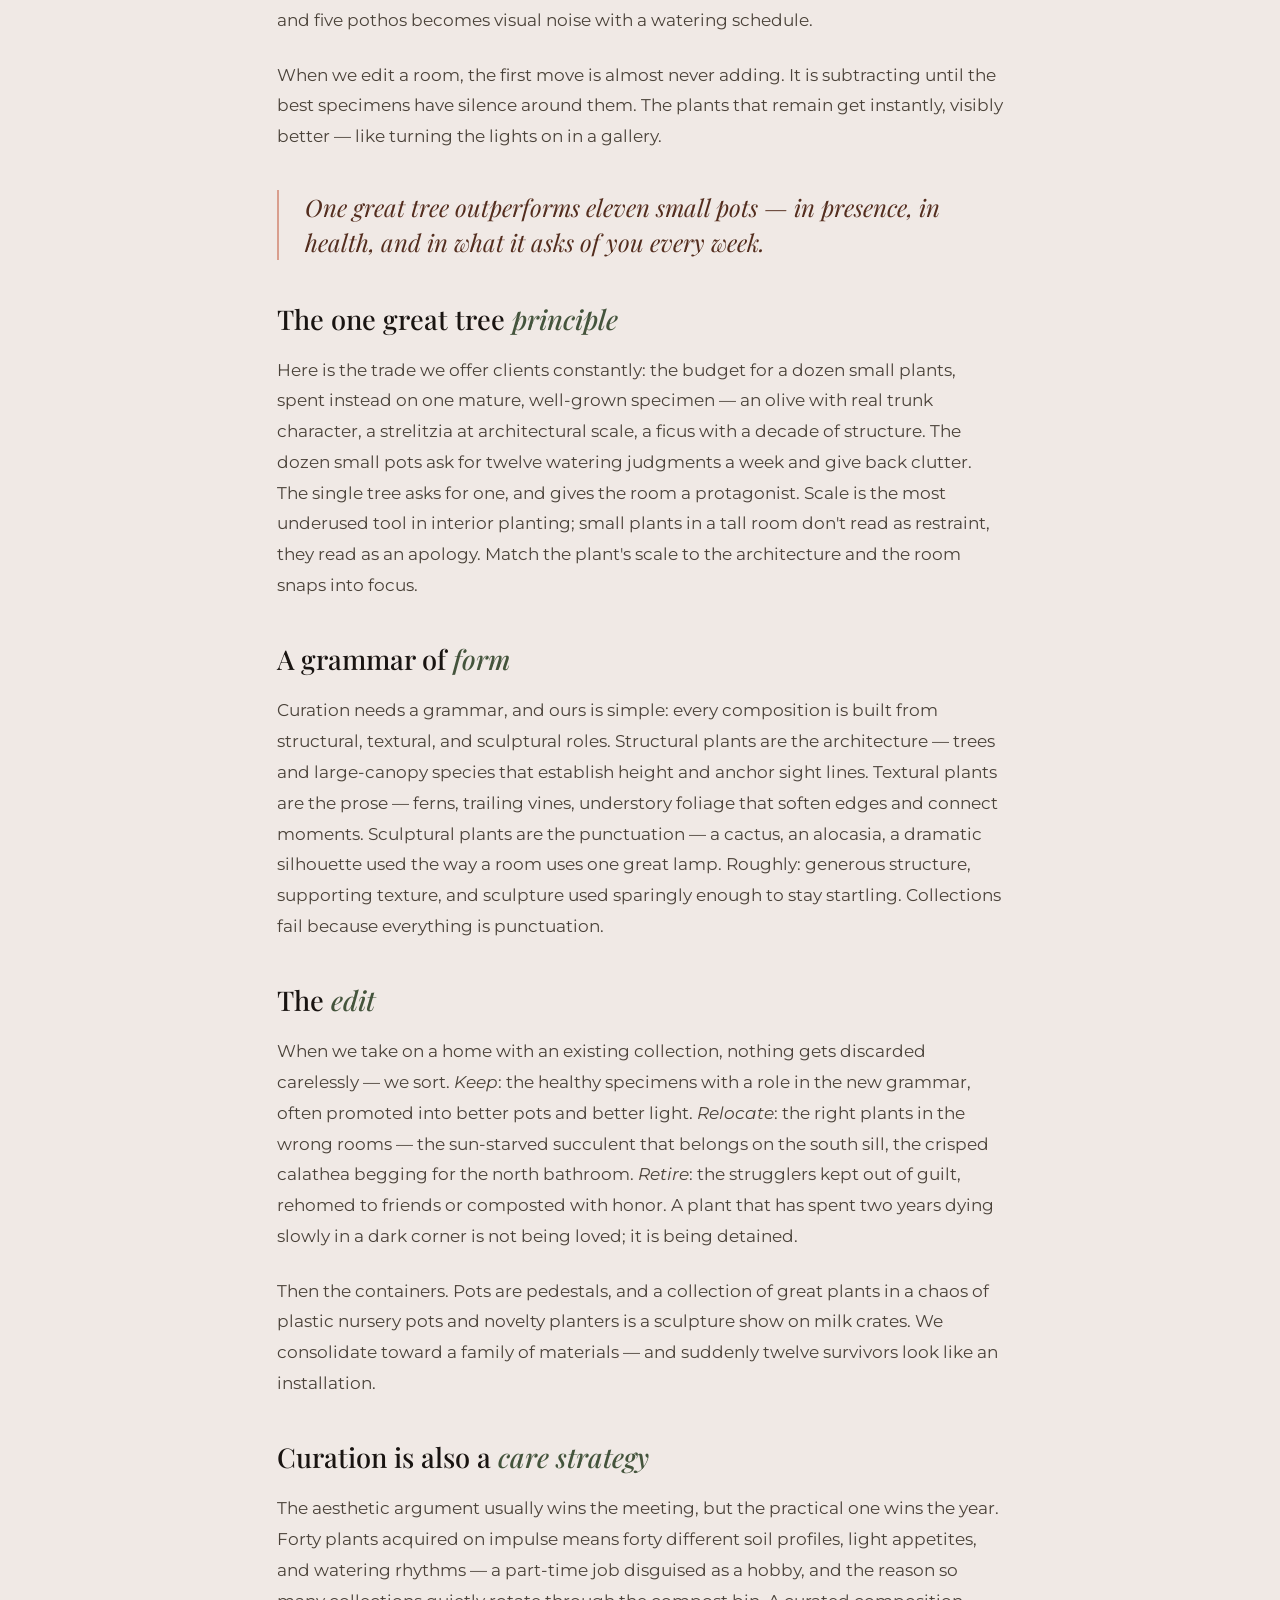
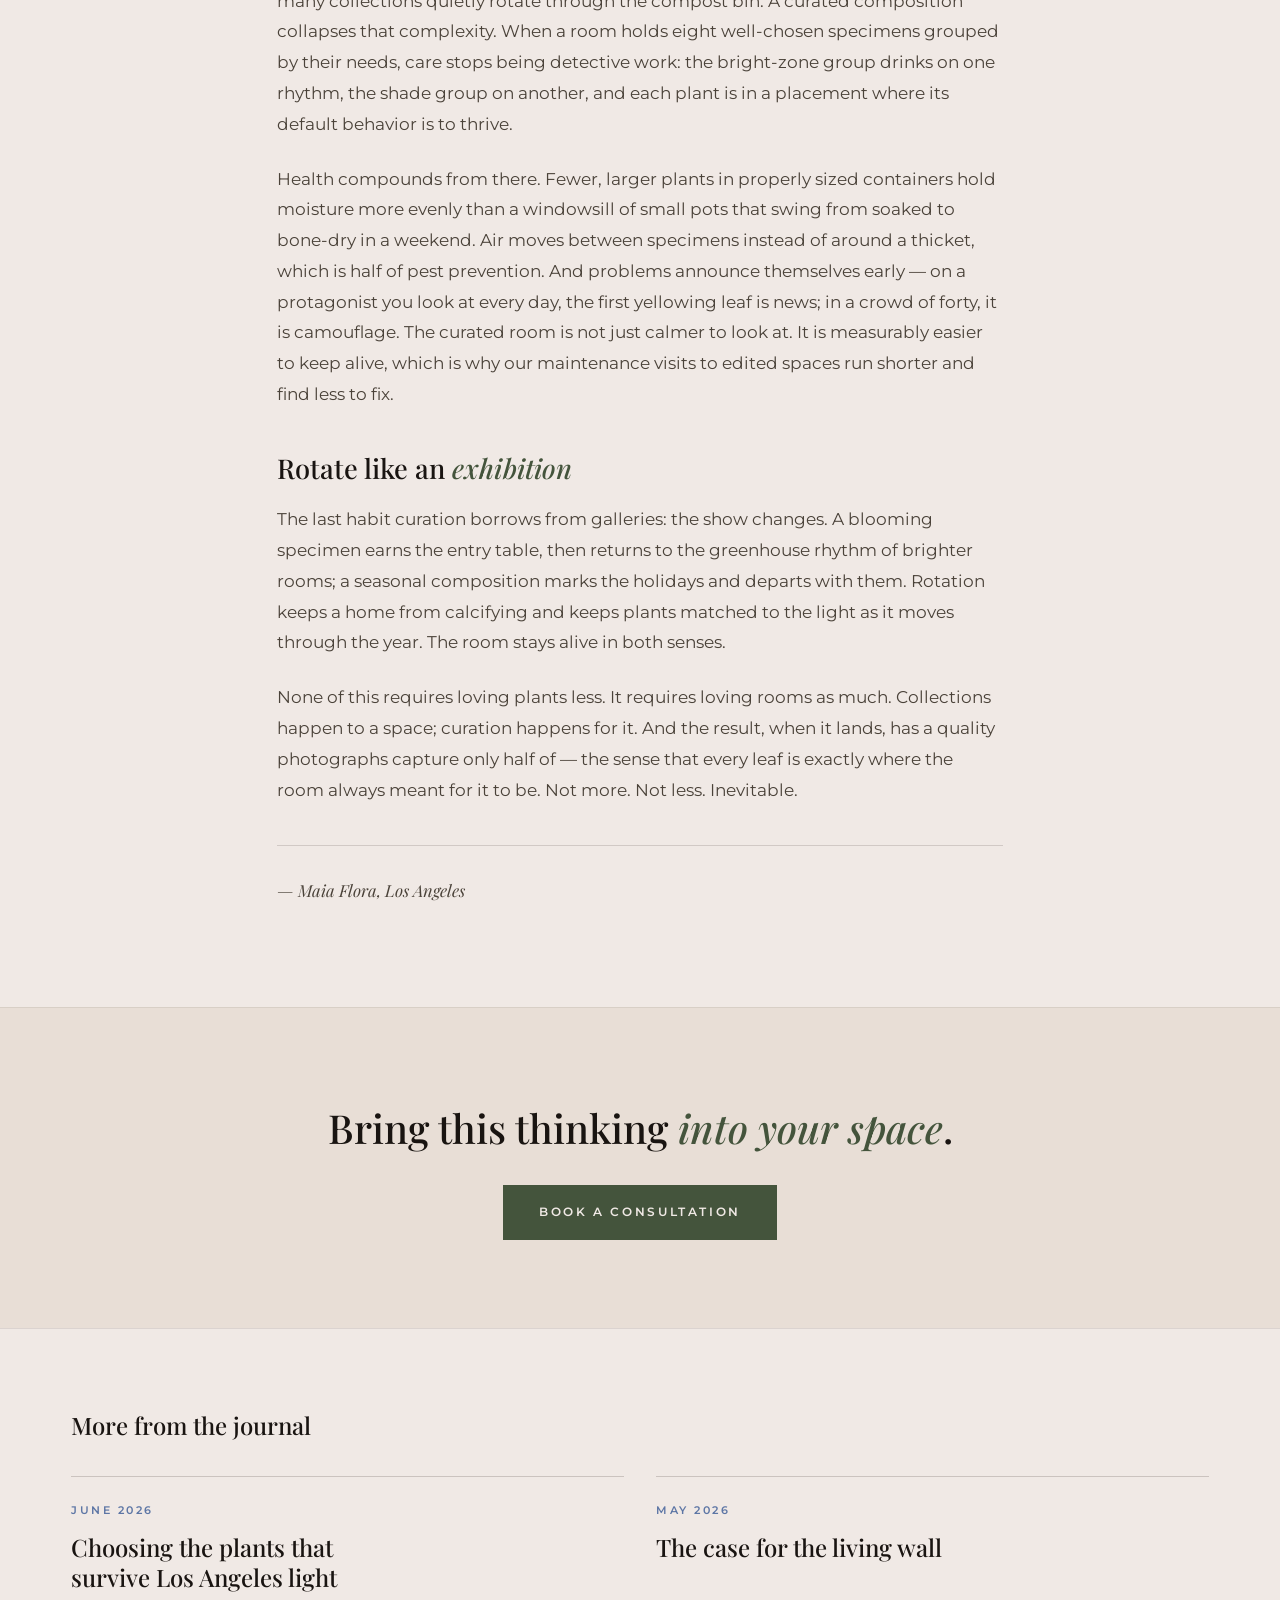
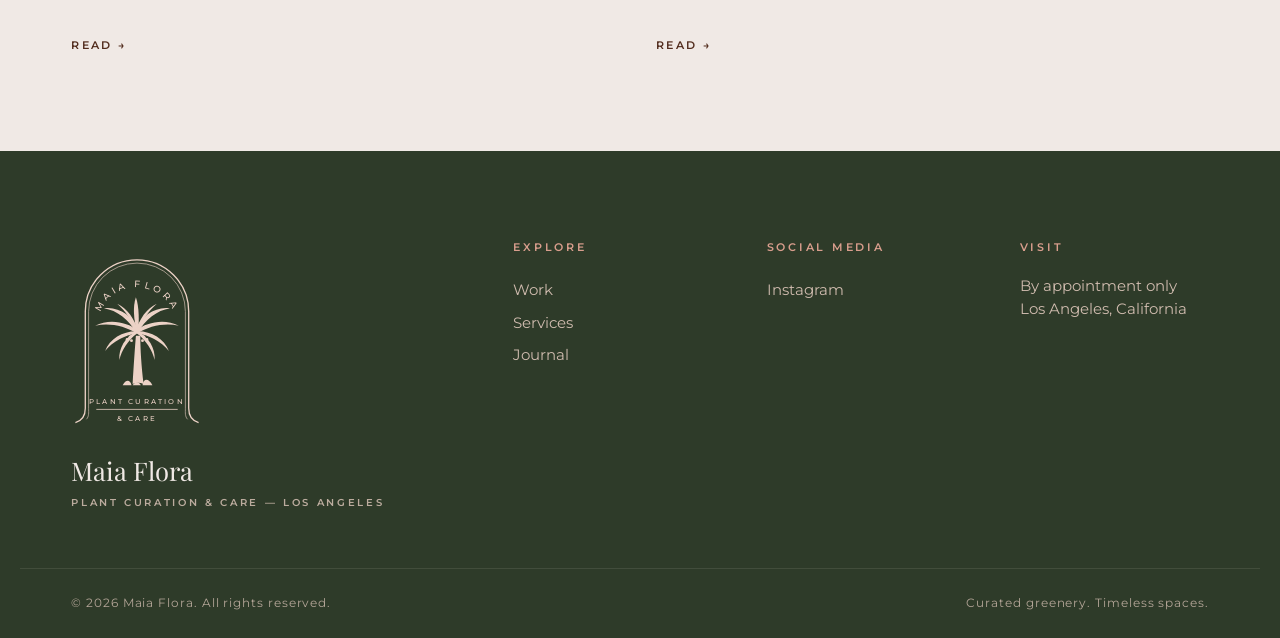
<file: journal-curation-over-collection.html>
<!DOCTYPE html>
<html lang="en">
<head>
<meta charset="UTF-8">
<meta name="viewport" content="width=device-width, initial-scale=1.0">
<title>Curation Over Collection — Maia Flora</title>
<meta name="description" content="Curation Over Collection — the editing philosophy behind every Maia Flora installation.">
<link rel="preconnect" href="https://fonts.googleapis.com">
<link rel="preconnect" href="https://fonts.gstatic.com" crossorigin>
<link href="https://fonts.googleapis.com/css2?family=Playfair+Display:ital,wght@0,400;0,500;0,600;1,400;1,500&family=Montserrat:wght@400;500;600&display=swap" rel="stylesheet">
<link rel="stylesheet" href="css/style.css?v=11">
<link rel="icon" type="image/svg+xml" href='data:image/svg+xml,<svg xmlns="http://www.w3.org/2000/svg" viewBox="0 0 48 60"><path d="M4 56 V26 A20 20 0 0 1 44 26 V56" fill="none" stroke="%236b3324" stroke-width="3"/><line x1="24" y1="52" x2="24" y2="26" stroke="%236b3324" stroke-width="3"/><path d="M24 26 C18 20 10 20 6 24 M24 26 C30 20 38 20 42 24 M24 26 C20 16 12 14 8 15 M24 26 C28 16 36 14 40 15 M24 26 C23 16 18 10 14 8 M24 26 C25 16 30 10 34 8 M24 26 L24 12" stroke="%236b3324" stroke-width="2.4" fill="none" stroke-linecap="round"/></svg>'>
</head>
<body>

<svg width="0" height="0" style="position:absolute" aria-hidden="true">
  <defs>
    <symbol id="mf-badge" viewBox="0 0 240 352">
      <path d="M8 332 C22 328 26 318 26 306 L26 130 A94 94 0 0 1 214 130 L214 306 C214 318 218 328 232 332" fill="none" stroke="currentColor" stroke-width="2.4"/>
      <path d="M28 326 C33 321 32 314 32 306 L32 130 A88 88 0 0 1 208 130 L208 306 C208 314 207 321 212 326" fill="none" stroke="currentColor" stroke-width="1.1"/>
      <path id="mf-arc" d="M48 158 A72 72 0 0 1 192 158" fill="none"/>
      <text font-family="Montserrat, sans-serif" font-size="17" font-weight="500" letter-spacing="6" fill="currentColor">
        <textPath href="#mf-arc" startOffset="50%" text-anchor="middle">MAIA FLORA</textPath>
      </text>
      <g fill="currentColor">
        <path d="M120 170 C104 144 84 128 60 124 C86 120 112 138 122 162 Z"/>
        <path d="M120 170 C98 156 68 150 44 156 C70 142 104 150 120 164 Z"/>
        <path d="M120 170 C100 172 76 184 62 202 C70 180 94 166 118 166 Z"/>
        <path d="M120 170 C104 182 92 200 88 218 C86 196 100 176 116 168 Z"/>
        <path d="M120 170 C136 144 156 128 180 124 C154 120 128 138 118 162 Z"/>
        <path d="M120 170 C142 156 172 150 196 156 C170 142 136 150 120 164 Z"/>
        <path d="M120 170 C140 172 164 184 178 202 C170 180 146 166 122 166 Z"/>
        <path d="M120 170 C136 182 148 200 152 218 C154 196 140 176 124 168 Z"/>
        <path d="M120 170 C114 142 112 122 118 104 C124 122 124 146 122 170 Z"/>
        <path d="M120 170 C110 146 100 130 84 116 C102 124 116 144 122 166 Z"/>
        <path d="M120 170 C130 146 140 130 156 116 C138 124 124 144 118 166 Z"/>
        <circle cx="108" cy="176" r="3"/><circle cx="102" cy="181" r="2.6"/><circle cx="110" cy="183" r="2.6"/>
        <circle cx="132" cy="176" r="3"/><circle cx="138" cy="181" r="2.6"/><circle cx="130" cy="183" r="2.6"/>
        <path d="M112 262 C114 230 116 198 118 174 L126 174 C126 198 128 230 132 262 C125 259 119 259 112 262 Z"/>
        <path d="M94 264 C100 252 108 254 110 264 Z"/>
        <path d="M130 264 C132 250 142 252 148 264 Z"/>
        <path d="M112 264 C117 257 123 257 127 264 Z"/>
      </g>
      <text x="120" y="298" font-family="Montserrat, sans-serif" font-size="13.5" font-weight="500" letter-spacing="4" text-anchor="middle" fill="currentColor">PLANT CURATION</text>
      <line x1="46" y1="308" x2="194" y2="308" stroke="currentColor" stroke-width="1.4"/>
      <text x="120" y="330" font-family="Montserrat, sans-serif" font-size="13.5" font-weight="500" letter-spacing="4" text-anchor="middle" fill="currentColor">&amp; CARE</text>
    </symbol>
  </defs>
</svg>

<header class="nav nav--onlight" id="nav">
  <a href="index.html" class="nav__brand">
    <svg viewBox="0 0 48 60" class="arch-mark" aria-hidden="true">
      <path class="arch-line" d="M4 56 V26 A20 20 0 0 1 44 26 V56" fill="none"/>
      <g class="palm-lines">
        <line x1="24" y1="52" x2="24" y2="26"/>
        <path d="M24 26 C18 20 10 20 6 24"/>
        <path d="M24 26 C30 20 38 20 42 24"/>
        <path d="M24 26 C20 16 12 14 8 15"/>
        <path d="M24 26 C28 16 36 14 40 15"/>
        <path d="M24 26 C23 16 18 10 14 8"/>
        <path d="M24 26 C25 16 30 10 34 8"/>
        <line x1="24" y1="26" x2="24" y2="12"/>
      </g>
    </svg>
    <span class="nav__brand-text">
      <span class="nav__brand-name">Maia Flora</span>
      <span class="nav__brand-tag">Plant Curation &amp; Care</span>
    </span>
  </a>
  <nav class="nav__links" id="navLinks" aria-label="Primary">
    <a href="index.html#work">Work</a>
    <a href="index.html#services">Services</a>
    <a href="index.html#journal">Journal</a>
    <a href="index.html#contact">Contact</a>
  </nav>
  <div class="nav__actions">
    <a href="index.html#contact" class="btn btn--solid btn--sm">Start a Project</a>
    <button class="nav__burger" id="navBurger" aria-label="Open menu" aria-expanded="false">
      <span></span><span></span>
    </button>
  </div>
</header>

<main>

<section class="article-head">
  <div class="container">
    <p class="eyebrow"><a href="index.html#journal">Journal</a> — April 2026</p>
    <h1>Curation Over Collection</h1>
    <p class="standfirst">Most plant-filled rooms are collections. The memorable ones are curated — fewer, better plants with silence around them.</p>
    <p class="article-meta">6 minute read · Maia Flora Studio</p>
  </div>
</section>

<div class="container">
  <figure class="article-figure reveal">
    <img src="img/botanical-harmony.jpg" alt="A single sculptural tree carrying a dining corner" onerror="this.remove()">
    <figcaption>One structural specimen, room to breathe — the whole argument in a corner.</figcaption>
  </figure>
</div>

<div class="container">
  <div class="article-body">
    <p>Walk into most plant-filled homes in Los Angeles and you will find a collection: forty pots gathered over forty impulses, each one loved at the register, arranged by the logic of available surfaces. The room hums with good intentions and reads like a greenhouse clearance. Walk into a space we would put our name on and you'll usually count a fraction of the plants — and feel twice the green. That gap has a name. It is the difference between collecting and curating.</p>
    <p>A collection asks <em>what else can I add?</em> Curation asks <em>what is this room trying to say — and what is the least it needs to say it?</em> Every discipline that deals in beauty learned this centuries ago. Galleries do not hang every canvas they own. Editors cut the paragraph they love most. The restraint is not deprivation; it is how meaning gets made.</p>
    <h2>What the gallery <em>knows</em></h2>
    <p>A museum hangs a painting on an empty wall not because walls are cheap but because attention is. Negative space is the frame the eye actually uses; crowd it and every piece loses. Plants obey the same law. A sculptural fiddle-leaf fig against two meters of blank plaster is an event — the branching reads, the leaves cast shadows, the plant gets to perform. The same tree wedged between a bookshelf, a bar cart, and five pothos becomes visual noise with a watering schedule.</p>
    <p>When we edit a room, the first move is almost never adding. It is subtracting until the best specimens have silence around them. The plants that remain get instantly, visibly better — like turning the lights on in a gallery.</p>
    <p class="pull">One great tree outperforms eleven small pots — in presence, in health, and in what it asks of you every week.</p>
    <h2>The one great tree <em>principle</em></h2>
    <p>Here is the trade we offer clients constantly: the budget for a dozen small plants, spent instead on one mature, well-grown specimen — an olive with real trunk character, a strelitzia at architectural scale, a ficus with a decade of structure. The dozen small pots ask for twelve watering judgments a week and give back clutter. The single tree asks for one, and gives the room a protagonist. Scale is the most underused tool in interior planting; small plants in a tall room don't read as restraint, they read as an apology. Match the plant's scale to the architecture and the room snaps into focus.</p>
    <h2>A grammar of <em>form</em></h2>
    <p>Curation needs a grammar, and ours is simple: every composition is built from structural, textural, and sculptural roles. Structural plants are the architecture — trees and large-canopy species that establish height and anchor sight lines. Textural plants are the prose — ferns, trailing vines, understory foliage that soften edges and connect moments. Sculptural plants are the punctuation — a cactus, an alocasia, a dramatic silhouette used the way a room uses one great lamp. Roughly: generous structure, supporting texture, and sculpture used sparingly enough to stay startling. Collections fail because everything is punctuation.</p>
    <h2>The <em>edit</em></h2>
    <p>When we take on a home with an existing collection, nothing gets discarded carelessly — we sort. <em>Keep</em>: the healthy specimens with a role in the new grammar, often promoted into better pots and better light. <em>Relocate</em>: the right plants in the wrong rooms — the sun-starved succulent that belongs on the south sill, the crisped calathea begging for the north bathroom. <em>Retire</em>: the strugglers kept out of guilt, rehomed to friends or composted with honor. A plant that has spent two years dying slowly in a dark corner is not being loved; it is being detained.</p>
    <p>Then the containers. Pots are pedestals, and a collection of great plants in a chaos of plastic nursery pots and novelty planters is a sculpture show on milk crates. We consolidate toward a family of materials — and suddenly twelve survivors look like an installation.</p>
    <h2>Curation is also a <em>care strategy</em></h2>
    <p>The aesthetic argument usually wins the meeting, but the practical one wins the year. Forty plants acquired on impulse means forty different soil profiles, light appetites, and watering rhythms — a part-time job disguised as a hobby, and the reason so many collections quietly rotate through the compost bin. A curated composition collapses that complexity. When a room holds eight well-chosen specimens grouped by their needs, care stops being detective work: the bright-zone group drinks on one rhythm, the shade group on another, and each plant is in a placement where its default behavior is to thrive.</p>
    <p>Health compounds from there. Fewer, larger plants in properly sized containers hold moisture more evenly than a windowsill of small pots that swing from soaked to bone-dry in a weekend. Air moves between specimens instead of around a thicket, which is half of pest prevention. And problems announce themselves early — on a protagonist you look at every day, the first yellowing leaf is news; in a crowd of forty, it is camouflage. The curated room is not just calmer to look at. It is measurably easier to keep alive, which is why our maintenance visits to edited spaces run shorter and find less to fix.</p>
    <h2>Rotate like an <em>exhibition</em></h2>
    <p>The last habit curation borrows from galleries: the show changes. A blooming specimen earns the entry table, then returns to the greenhouse rhythm of brighter rooms; a seasonal composition marks the holidays and departs with them. Rotation keeps a home from calcifying and keeps plants matched to the light as it moves through the year. The room stays alive in both senses.</p>
    <p>None of this requires loving plants less. It requires loving rooms as much. Collections happen to a space; curation happens for it. And the result, when it lands, has a quality photographs capture only half of — the sense that every leaf is exactly where the room always meant for it to be. Not more. Not less. Inevitable.</p>

    <p class="article-end">— Maia Flora, Los Angeles</p>
  </div>
</div>

<section class="band">
  <div class="container">
    <h2>Bring this thinking <em>into your space</em>.</h2>
    <a href="index.html#contact" class="btn btn--solid">Book a Consultation</a>
  </div>
</section>

<section class="more">
  <div class="container">
    <h3>More from the journal</h3>
    <div class="more__grid">
      <a href="journal-los-angeles-light.html" class="entry">
        <span class="entry__date">June 2026</span>
        <h3>Choosing the plants that survive Los Angeles light</h3>
        <span class="entry__more">Read<span aria-hidden="true"> →</span></span>
      </a>
      <a href="journal-living-wall.html" class="entry">
        <span class="entry__date">May 2026</span>
        <h3>The case for the living wall</h3>
        <span class="entry__more">Read<span aria-hidden="true"> →</span></span>
      </a>
    </div>
  </div>
</section>


</main>

<footer class="footer">
  <div class="container footer__grid">
    <div class="footer__brand">
      <svg class="badge badge--footer" aria-hidden="true"><use href="#mf-badge"/></svg>
      <p class="footer__name">Maia Flora</p>
      <p class="footer__tag">Plant Curation &amp; Care — Los Angeles</p>
    </div>
    <nav class="footer__col" aria-label="Explore">
      <h4>Explore</h4>
      <a href="index.html#work">Work</a>
      <a href="index.html#services">Services</a>
      <a href="index.html#journal">Journal</a>
    </nav>
    <nav class="footer__col" aria-label="Social media">
      <h4>Social Media</h4>
      <a href="https://www.instagram.com/maiaflorala/" target="_blank" rel="noopener">Instagram</a>
    </nav>
    <div class="footer__col">
      <h4>Visit</h4>
      <p>By appointment only<br>Los Angeles, California</p>
    </div>
  </div>
  <div class="container footer__base">
    <span>© 2026 Maia Flora. All rights reserved.</span>
    <span>Curated greenery. Timeless spaces.</span>
  </div>
</footer>

<script src="js/main.js?v=10"></script>
</body>
</html>
</file>
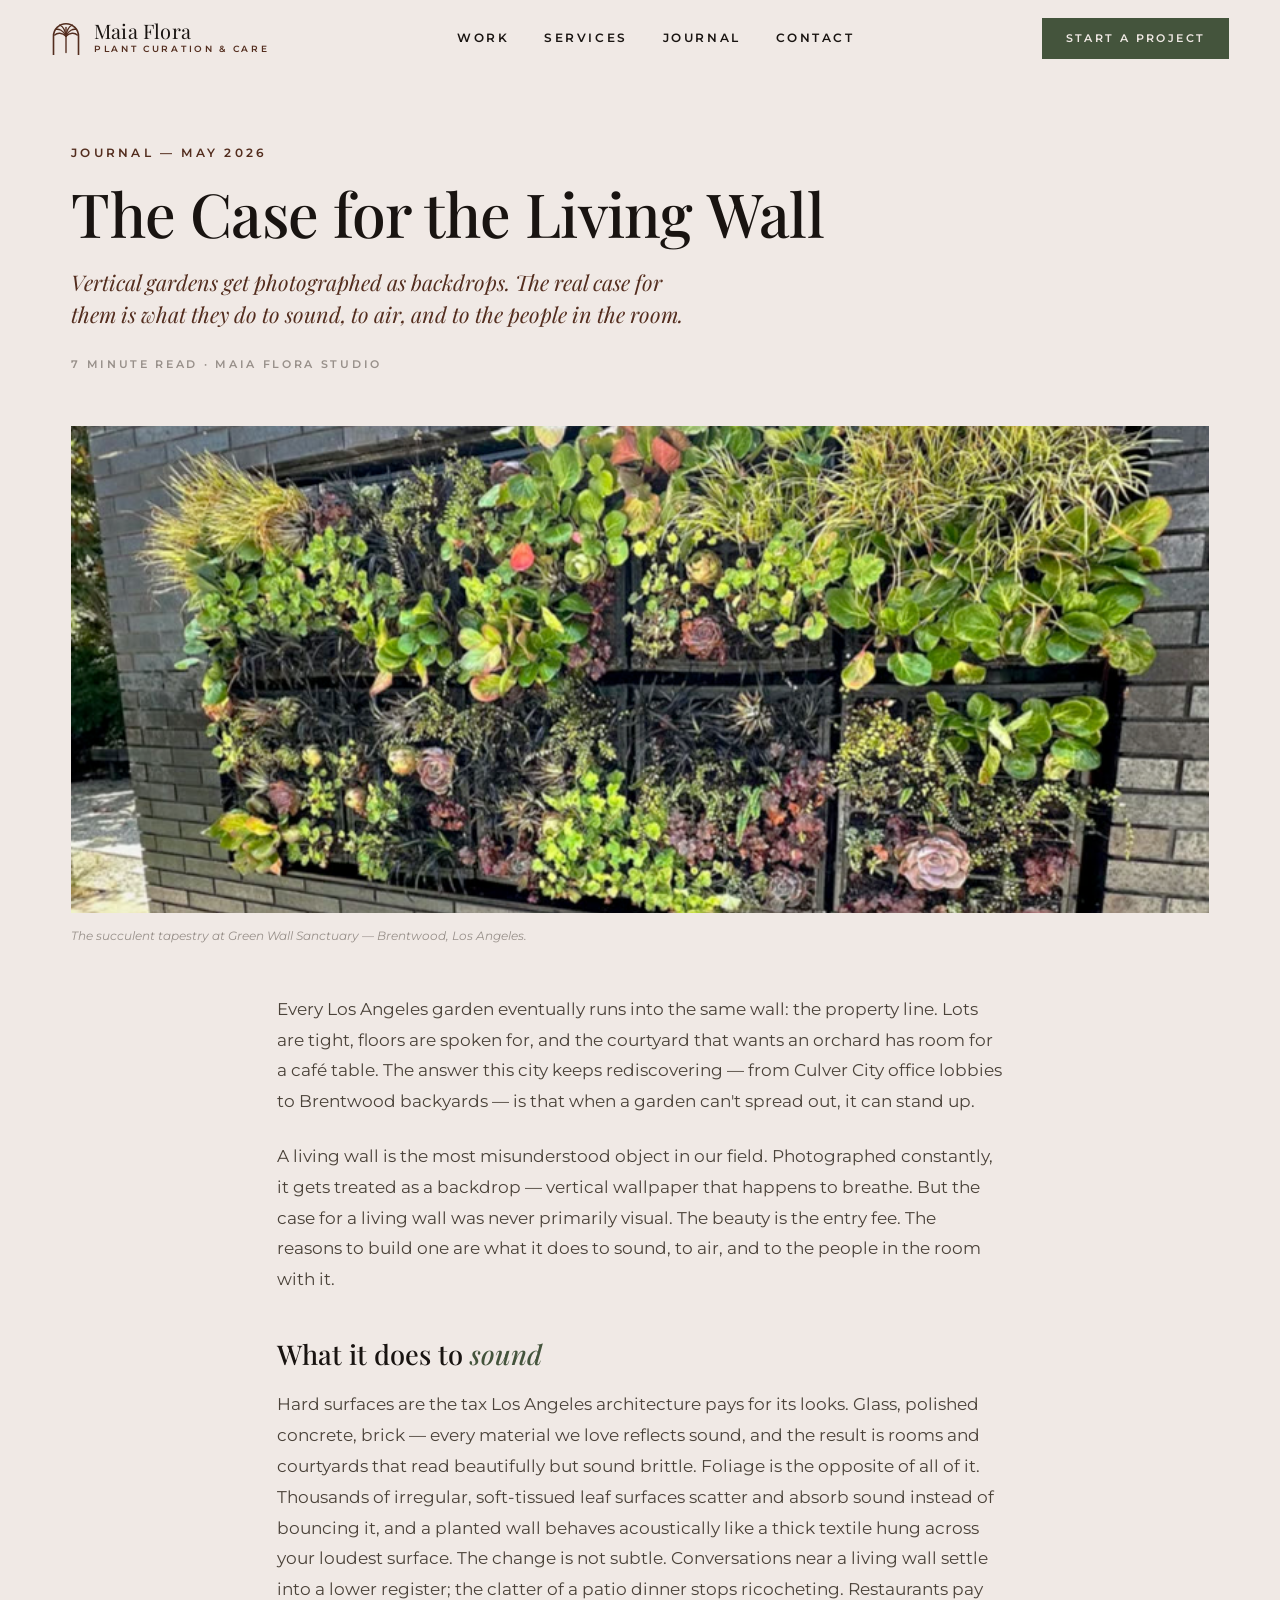
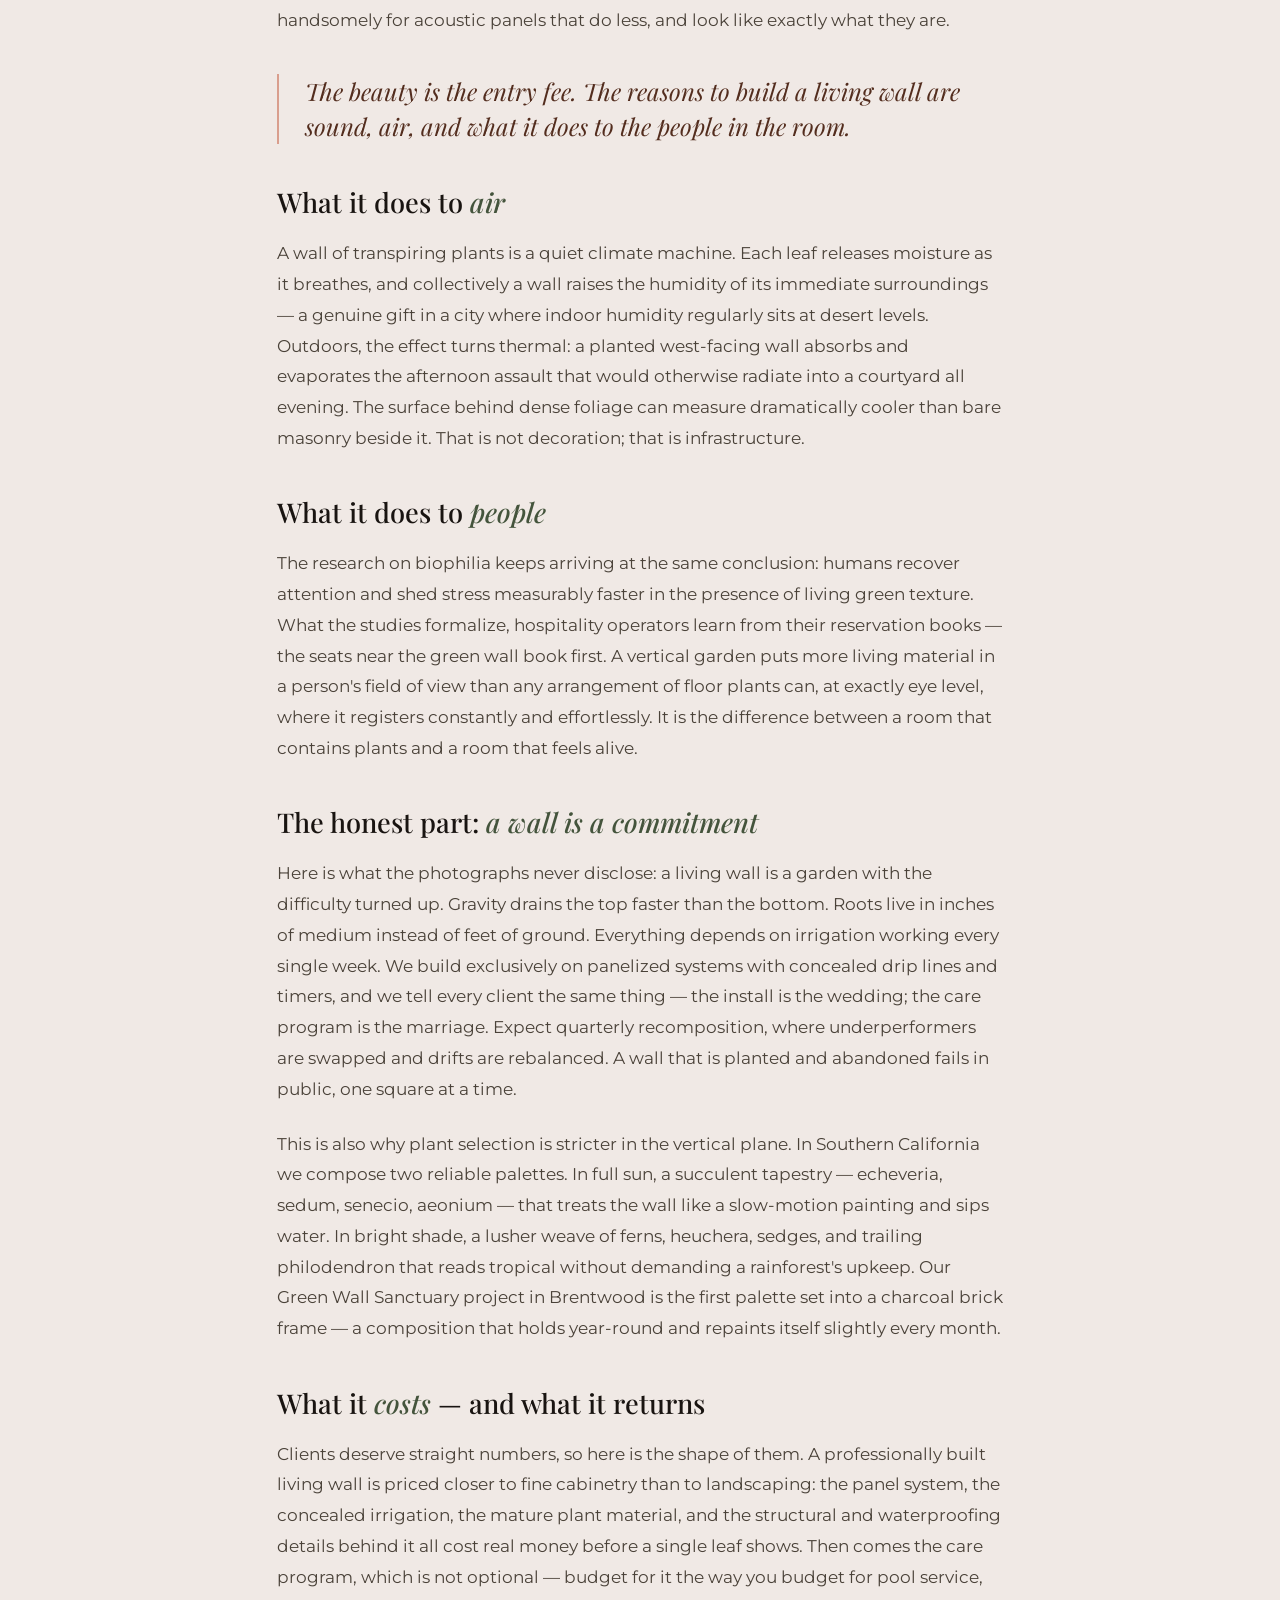
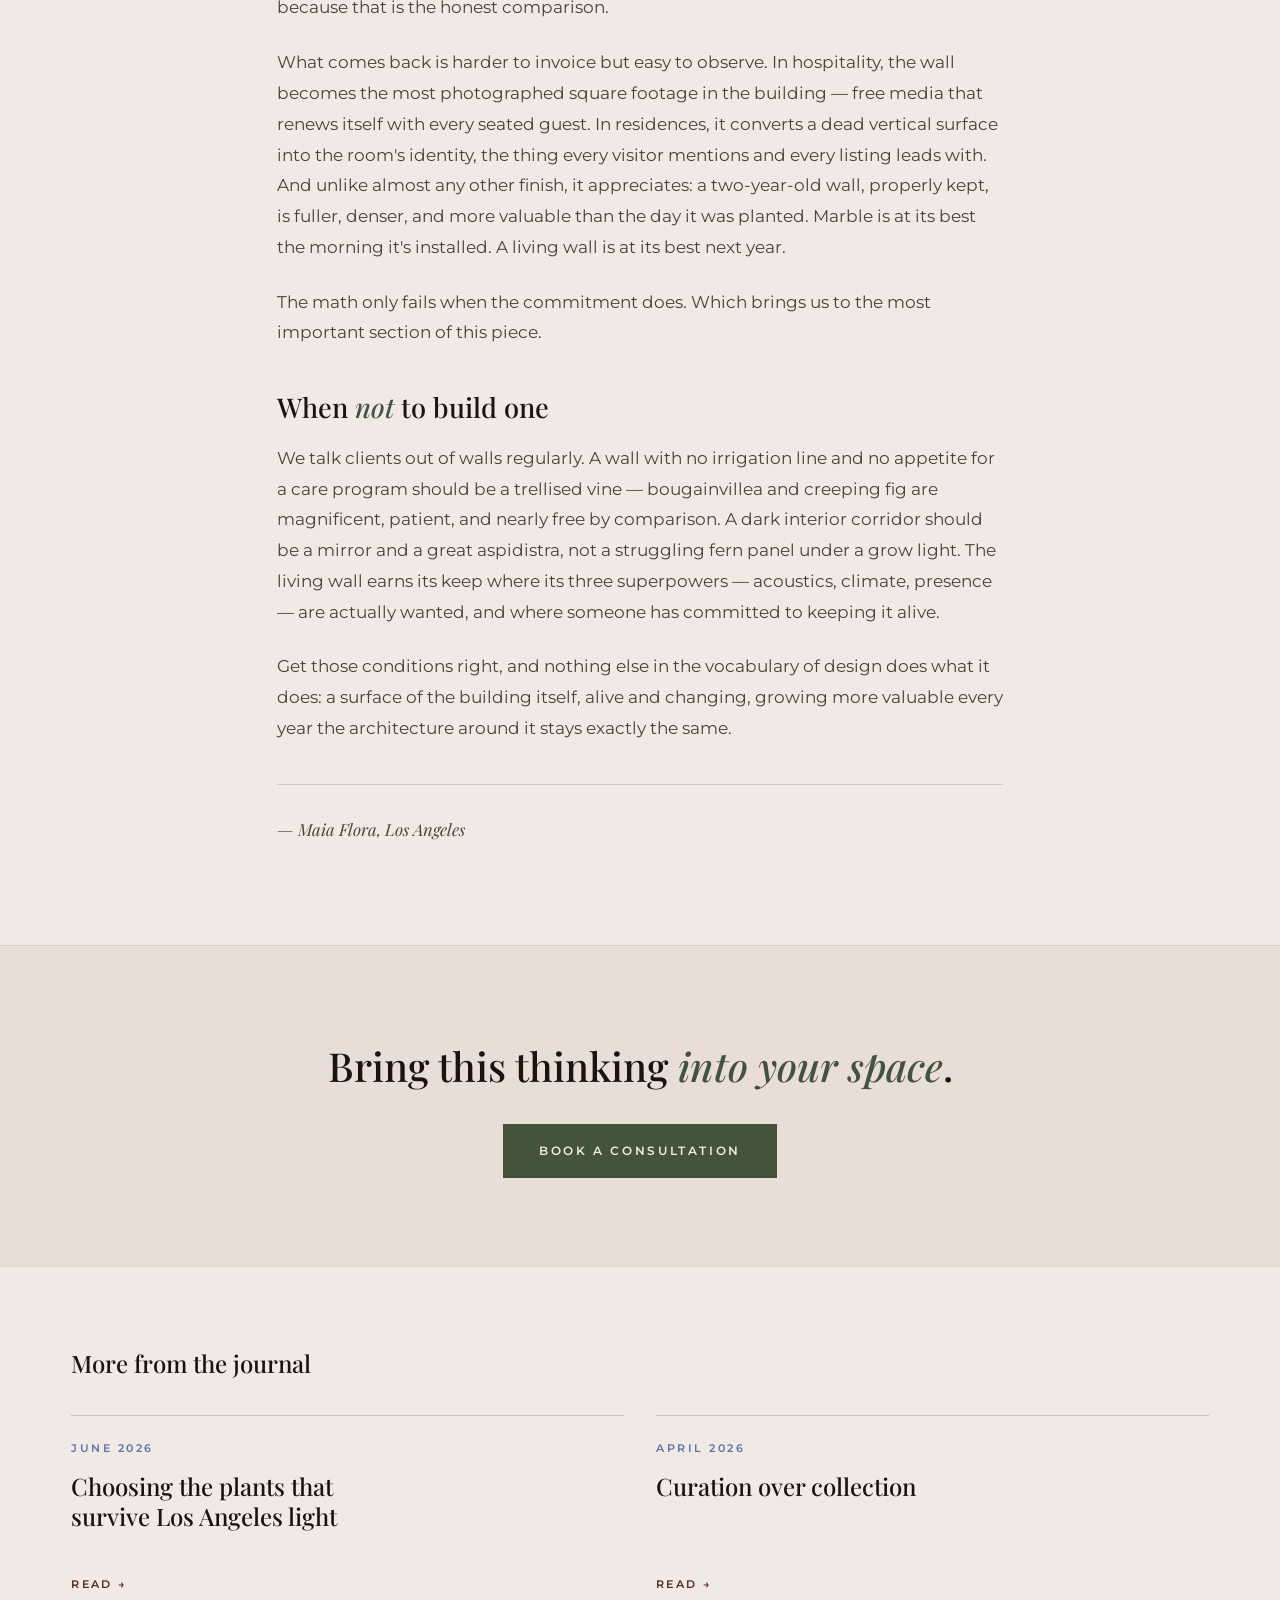
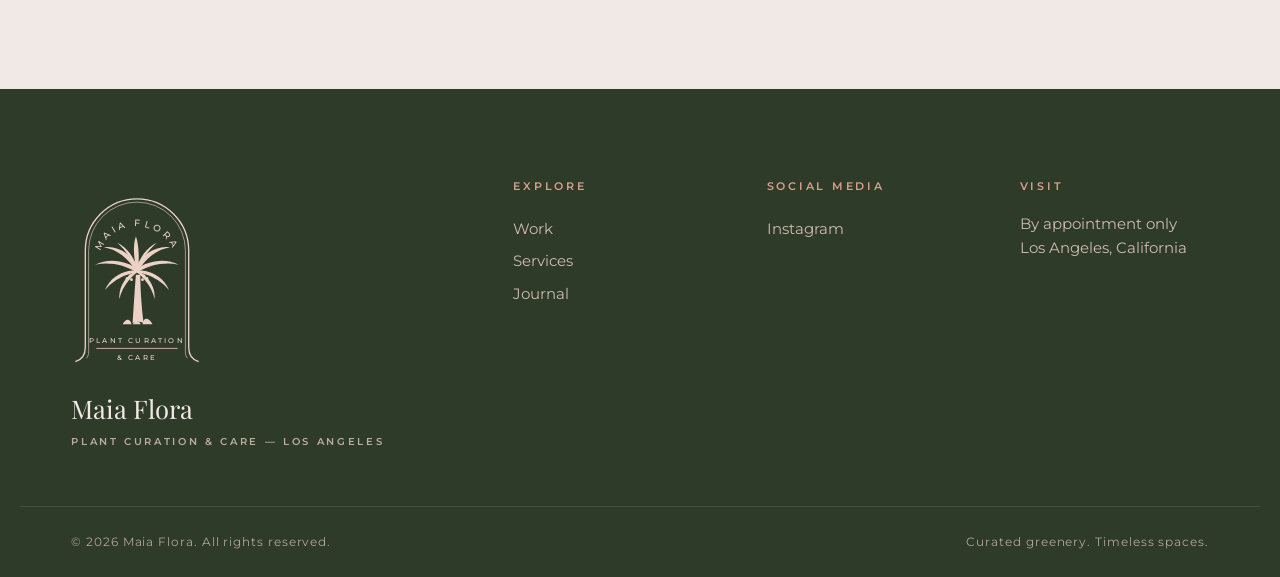
<file: journal-living-wall.html>
<!DOCTYPE html>
<html lang="en">
<head>
<meta charset="UTF-8">
<meta name="viewport" content="width=device-width, initial-scale=1.0">
<title>The Case for the Living Wall — Maia Flora</title>
<meta name="description" content="The Case for the Living Wall — what vertical gardens do to a room's acoustics, air, and mood. From the Maia Flora journal.">
<link rel="preconnect" href="https://fonts.googleapis.com">
<link rel="preconnect" href="https://fonts.gstatic.com" crossorigin>
<link href="https://fonts.googleapis.com/css2?family=Playfair+Display:ital,wght@0,400;0,500;0,600;1,400;1,500&family=Montserrat:wght@400;500;600&display=swap" rel="stylesheet">
<link rel="stylesheet" href="css/style.css?v=11">
<link rel="icon" type="image/svg+xml" href='data:image/svg+xml,<svg xmlns="http://www.w3.org/2000/svg" viewBox="0 0 48 60"><path d="M4 56 V26 A20 20 0 0 1 44 26 V56" fill="none" stroke="%236b3324" stroke-width="3"/><line x1="24" y1="52" x2="24" y2="26" stroke="%236b3324" stroke-width="3"/><path d="M24 26 C18 20 10 20 6 24 M24 26 C30 20 38 20 42 24 M24 26 C20 16 12 14 8 15 M24 26 C28 16 36 14 40 15 M24 26 C23 16 18 10 14 8 M24 26 C25 16 30 10 34 8 M24 26 L24 12" stroke="%236b3324" stroke-width="2.4" fill="none" stroke-linecap="round"/></svg>'>
</head>
<body>

<svg width="0" height="0" style="position:absolute" aria-hidden="true">
  <defs>
    <symbol id="mf-badge" viewBox="0 0 240 352">
      <path d="M8 332 C22 328 26 318 26 306 L26 130 A94 94 0 0 1 214 130 L214 306 C214 318 218 328 232 332" fill="none" stroke="currentColor" stroke-width="2.4"/>
      <path d="M28 326 C33 321 32 314 32 306 L32 130 A88 88 0 0 1 208 130 L208 306 C208 314 207 321 212 326" fill="none" stroke="currentColor" stroke-width="1.1"/>
      <path id="mf-arc" d="M48 158 A72 72 0 0 1 192 158" fill="none"/>
      <text font-family="Montserrat, sans-serif" font-size="17" font-weight="500" letter-spacing="6" fill="currentColor">
        <textPath href="#mf-arc" startOffset="50%" text-anchor="middle">MAIA FLORA</textPath>
      </text>
      <g fill="currentColor">
        <path d="M120 170 C104 144 84 128 60 124 C86 120 112 138 122 162 Z"/>
        <path d="M120 170 C98 156 68 150 44 156 C70 142 104 150 120 164 Z"/>
        <path d="M120 170 C100 172 76 184 62 202 C70 180 94 166 118 166 Z"/>
        <path d="M120 170 C104 182 92 200 88 218 C86 196 100 176 116 168 Z"/>
        <path d="M120 170 C136 144 156 128 180 124 C154 120 128 138 118 162 Z"/>
        <path d="M120 170 C142 156 172 150 196 156 C170 142 136 150 120 164 Z"/>
        <path d="M120 170 C140 172 164 184 178 202 C170 180 146 166 122 166 Z"/>
        <path d="M120 170 C136 182 148 200 152 218 C154 196 140 176 124 168 Z"/>
        <path d="M120 170 C114 142 112 122 118 104 C124 122 124 146 122 170 Z"/>
        <path d="M120 170 C110 146 100 130 84 116 C102 124 116 144 122 166 Z"/>
        <path d="M120 170 C130 146 140 130 156 116 C138 124 124 144 118 166 Z"/>
        <circle cx="108" cy="176" r="3"/><circle cx="102" cy="181" r="2.6"/><circle cx="110" cy="183" r="2.6"/>
        <circle cx="132" cy="176" r="3"/><circle cx="138" cy="181" r="2.6"/><circle cx="130" cy="183" r="2.6"/>
        <path d="M112 262 C114 230 116 198 118 174 L126 174 C126 198 128 230 132 262 C125 259 119 259 112 262 Z"/>
        <path d="M94 264 C100 252 108 254 110 264 Z"/>
        <path d="M130 264 C132 250 142 252 148 264 Z"/>
        <path d="M112 264 C117 257 123 257 127 264 Z"/>
      </g>
      <text x="120" y="298" font-family="Montserrat, sans-serif" font-size="13.5" font-weight="500" letter-spacing="4" text-anchor="middle" fill="currentColor">PLANT CURATION</text>
      <line x1="46" y1="308" x2="194" y2="308" stroke="currentColor" stroke-width="1.4"/>
      <text x="120" y="330" font-family="Montserrat, sans-serif" font-size="13.5" font-weight="500" letter-spacing="4" text-anchor="middle" fill="currentColor">&amp; CARE</text>
    </symbol>
  </defs>
</svg>

<header class="nav nav--onlight" id="nav">
  <a href="index.html" class="nav__brand">
    <svg viewBox="0 0 48 60" class="arch-mark" aria-hidden="true">
      <path class="arch-line" d="M4 56 V26 A20 20 0 0 1 44 26 V56" fill="none"/>
      <g class="palm-lines">
        <line x1="24" y1="52" x2="24" y2="26"/>
        <path d="M24 26 C18 20 10 20 6 24"/>
        <path d="M24 26 C30 20 38 20 42 24"/>
        <path d="M24 26 C20 16 12 14 8 15"/>
        <path d="M24 26 C28 16 36 14 40 15"/>
        <path d="M24 26 C23 16 18 10 14 8"/>
        <path d="M24 26 C25 16 30 10 34 8"/>
        <line x1="24" y1="26" x2="24" y2="12"/>
      </g>
    </svg>
    <span class="nav__brand-text">
      <span class="nav__brand-name">Maia Flora</span>
      <span class="nav__brand-tag">Plant Curation &amp; Care</span>
    </span>
  </a>
  <nav class="nav__links" id="navLinks" aria-label="Primary">
    <a href="index.html#work">Work</a>
    <a href="index.html#services">Services</a>
    <a href="index.html#journal">Journal</a>
    <a href="index.html#contact">Contact</a>
  </nav>
  <div class="nav__actions">
    <a href="index.html#contact" class="btn btn--solid btn--sm">Start a Project</a>
    <button class="nav__burger" id="navBurger" aria-label="Open menu" aria-expanded="false">
      <span></span><span></span>
    </button>
  </div>
</header>

<main>

<section class="article-head">
  <div class="container">
    <p class="eyebrow"><a href="index.html#journal">Journal</a> — May 2026</p>
    <h1>The Case for the Living&nbsp;Wall</h1>
    <p class="standfirst">Vertical gardens get photographed as backdrops. The real case for them is what they do to sound, to air, and to the people in the room.</p>
    <p class="article-meta">7 minute read · Maia Flora Studio</p>
  </div>
</section>

<div class="container">
  <figure class="article-figure reveal">
    <img src="img/green-wall.jpg" alt="Succulent living wall in a dark brick frame" onerror="this.remove()">
    <figcaption>The succulent tapestry at Green Wall Sanctuary — Brentwood, Los Angeles.</figcaption>
  </figure>
</div>

<div class="container">
  <div class="article-body">
    <p>Every Los Angeles garden eventually runs into the same wall: the property line. Lots are tight, floors are spoken for, and the courtyard that wants an orchard has room for a café table. The answer this city keeps rediscovering — from Culver City office lobbies to Brentwood backyards — is that when a garden can't spread out, it can stand up.</p>
    <p>A living wall is the most misunderstood object in our field. Photographed constantly, it gets treated as a backdrop — vertical wallpaper that happens to breathe. But the case for a living wall was never primarily visual. The beauty is the entry fee. The reasons to build one are what it does to sound, to air, and to the people in the room with it.</p>
    <h2>What it does to <em>sound</em></h2>
    <p>Hard surfaces are the tax Los Angeles architecture pays for its looks. Glass, polished concrete, brick — every material we love reflects sound, and the result is rooms and courtyards that read beautifully but sound brittle. Foliage is the opposite of all of it. Thousands of irregular, soft-tissued leaf surfaces scatter and absorb sound instead of bouncing it, and a planted wall behaves acoustically like a thick textile hung across your loudest surface. The change is not subtle. Conversations near a living wall settle into a lower register; the clatter of a patio dinner stops ricocheting. Restaurants pay handsomely for acoustic panels that do less, and look like exactly what they are.</p>
    <p class="pull">The beauty is the entry fee. The reasons to build a living wall are sound, air, and what it does to the people in the room.</p>
    <h2>What it does to <em>air</em></h2>
    <p>A wall of transpiring plants is a quiet climate machine. Each leaf releases moisture as it breathes, and collectively a wall raises the humidity of its immediate surroundings — a genuine gift in a city where indoor humidity regularly sits at desert levels. Outdoors, the effect turns thermal: a planted west-facing wall absorbs and evaporates the afternoon assault that would otherwise radiate into a courtyard all evening. The surface behind dense foliage can measure dramatically cooler than bare masonry beside it. That is not decoration; that is infrastructure.</p>
    <h2>What it does to <em>people</em></h2>
    <p>The research on biophilia keeps arriving at the same conclusion: humans recover attention and shed stress measurably faster in the presence of living green texture. What the studies formalize, hospitality operators learn from their reservation books — the seats near the green wall book first. A vertical garden puts more living material in a person's field of view than any arrangement of floor plants can, at exactly eye level, where it registers constantly and effortlessly. It is the difference between a room that contains plants and a room that feels alive.</p>
    <h2>The honest part: <em>a wall is a commitment</em></h2>
    <p>Here is what the photographs never disclose: a living wall is a garden with the difficulty turned up. Gravity drains the top faster than the bottom. Roots live in inches of medium instead of feet of ground. Everything depends on irrigation working every single week. We build exclusively on panelized systems with concealed drip lines and timers, and we tell every client the same thing — the install is the wedding; the care program is the marriage. Expect quarterly recomposition, where underperformers are swapped and drifts are rebalanced. A wall that is planted and abandoned fails in public, one square at a time.</p>
    <p>This is also why plant selection is stricter in the vertical plane. In Southern California we compose two reliable palettes. In full sun, a succulent tapestry — echeveria, sedum, senecio, aeonium — that treats the wall like a slow-motion painting and sips water. In bright shade, a lusher weave of ferns, heuchera, sedges, and trailing philodendron that reads tropical without demanding a rainforest's upkeep. Our Green Wall Sanctuary project in Brentwood is the first palette set into a charcoal brick frame — a composition that holds year-round and repaints itself slightly every month.</p>
    <h2>What it <em>costs</em> — and what it returns</h2>
    <p>Clients deserve straight numbers, so here is the shape of them. A professionally built living wall is priced closer to fine cabinetry than to landscaping: the panel system, the concealed irrigation, the mature plant material, and the structural and waterproofing details behind it all cost real money before a single leaf shows. Then comes the care program, which is not optional — budget for it the way you budget for pool service, because that is the honest comparison.</p>
    <p>What comes back is harder to invoice but easy to observe. In hospitality, the wall becomes the most photographed square footage in the building — free media that renews itself with every seated guest. In residences, it converts a dead vertical surface into the room's identity, the thing every visitor mentions and every listing leads with. And unlike almost any other finish, it appreciates: a two-year-old wall, properly kept, is fuller, denser, and more valuable than the day it was planted. Marble is at its best the morning it's installed. A living wall is at its best next year.</p>
    <p>The math only fails when the commitment does. Which brings us to the most important section of this piece.</p>
    <h2>When <em>not</em> to build one</h2>
    <p>We talk clients out of walls regularly. A wall with no irrigation line and no appetite for a care program should be a trellised vine — bougainvillea and creeping fig are magnificent, patient, and nearly free by comparison. A dark interior corridor should be a mirror and a great aspidistra, not a struggling fern panel under a grow light. The living wall earns its keep where its three superpowers — acoustics, climate, presence — are actually wanted, and where someone has committed to keeping it alive.</p>
    <p>Get those conditions right, and nothing else in the vocabulary of design does what it does: a surface of the building itself, alive and changing, growing more valuable every year the architecture around it stays exactly the same.</p>

    <p class="article-end">— Maia Flora, Los Angeles</p>
  </div>
</div>

<section class="band">
  <div class="container">
    <h2>Bring this thinking <em>into your space</em>.</h2>
    <a href="index.html#contact" class="btn btn--solid">Book a Consultation</a>
  </div>
</section>

<section class="more">
  <div class="container">
    <h3>More from the journal</h3>
    <div class="more__grid">
      <a href="journal-los-angeles-light.html" class="entry">
        <span class="entry__date">June 2026</span>
        <h3>Choosing the plants that survive Los Angeles light</h3>
        <span class="entry__more">Read<span aria-hidden="true"> →</span></span>
      </a>
      <a href="journal-curation-over-collection.html" class="entry">
        <span class="entry__date">April 2026</span>
        <h3>Curation over collection</h3>
        <span class="entry__more">Read<span aria-hidden="true"> →</span></span>
      </a>
    </div>
  </div>
</section>


</main>

<footer class="footer">
  <div class="container footer__grid">
    <div class="footer__brand">
      <svg class="badge badge--footer" aria-hidden="true"><use href="#mf-badge"/></svg>
      <p class="footer__name">Maia Flora</p>
      <p class="footer__tag">Plant Curation &amp; Care — Los Angeles</p>
    </div>
    <nav class="footer__col" aria-label="Explore">
      <h4>Explore</h4>
      <a href="index.html#work">Work</a>
      <a href="index.html#services">Services</a>
      <a href="index.html#journal">Journal</a>
    </nav>
    <nav class="footer__col" aria-label="Social media">
      <h4>Social Media</h4>
      <a href="https://www.instagram.com/maiaflorala/" target="_blank" rel="noopener">Instagram</a>
    </nav>
    <div class="footer__col">
      <h4>Visit</h4>
      <p>By appointment only<br>Los Angeles, California</p>
    </div>
  </div>
  <div class="container footer__base">
    <span>© 2026 Maia Flora. All rights reserved.</span>
    <span>Curated greenery. Timeless spaces.</span>
  </div>
</footer>

<script src="js/main.js?v=10"></script>
</body>
</html>
</file>
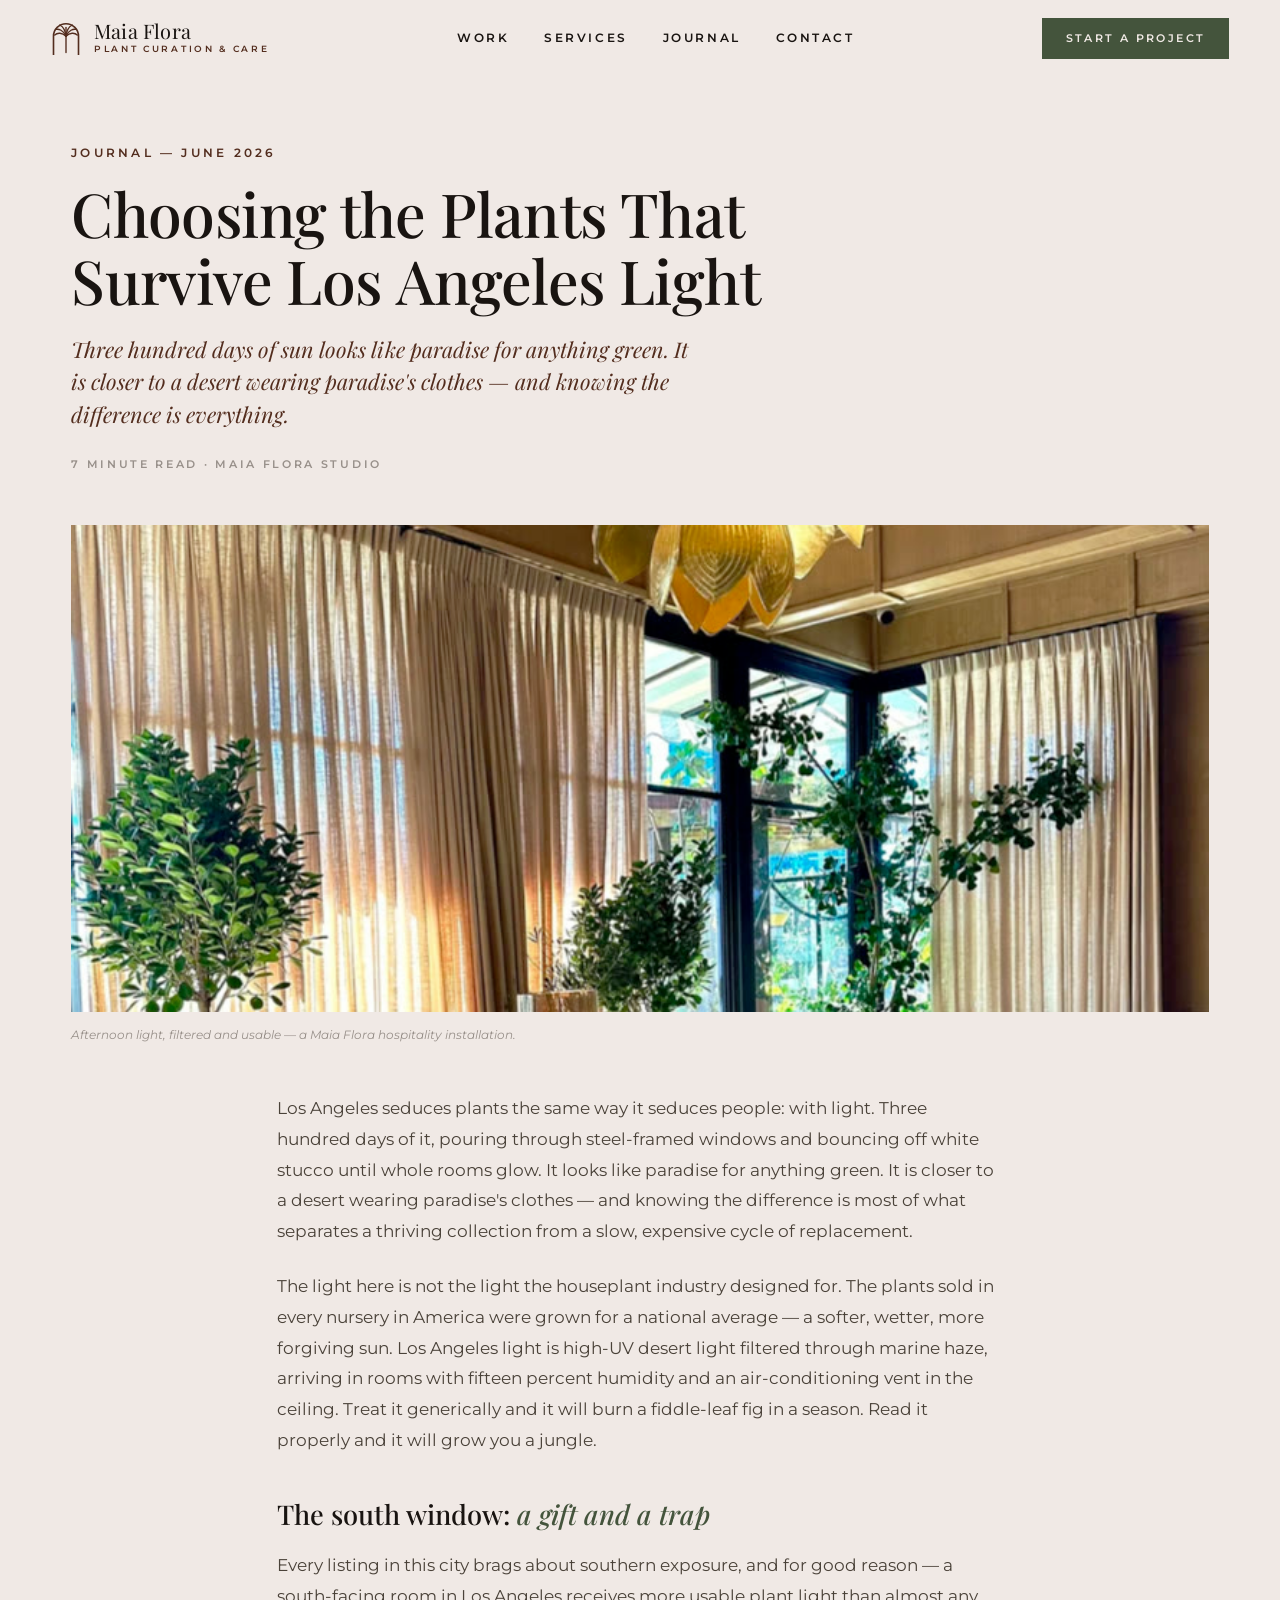
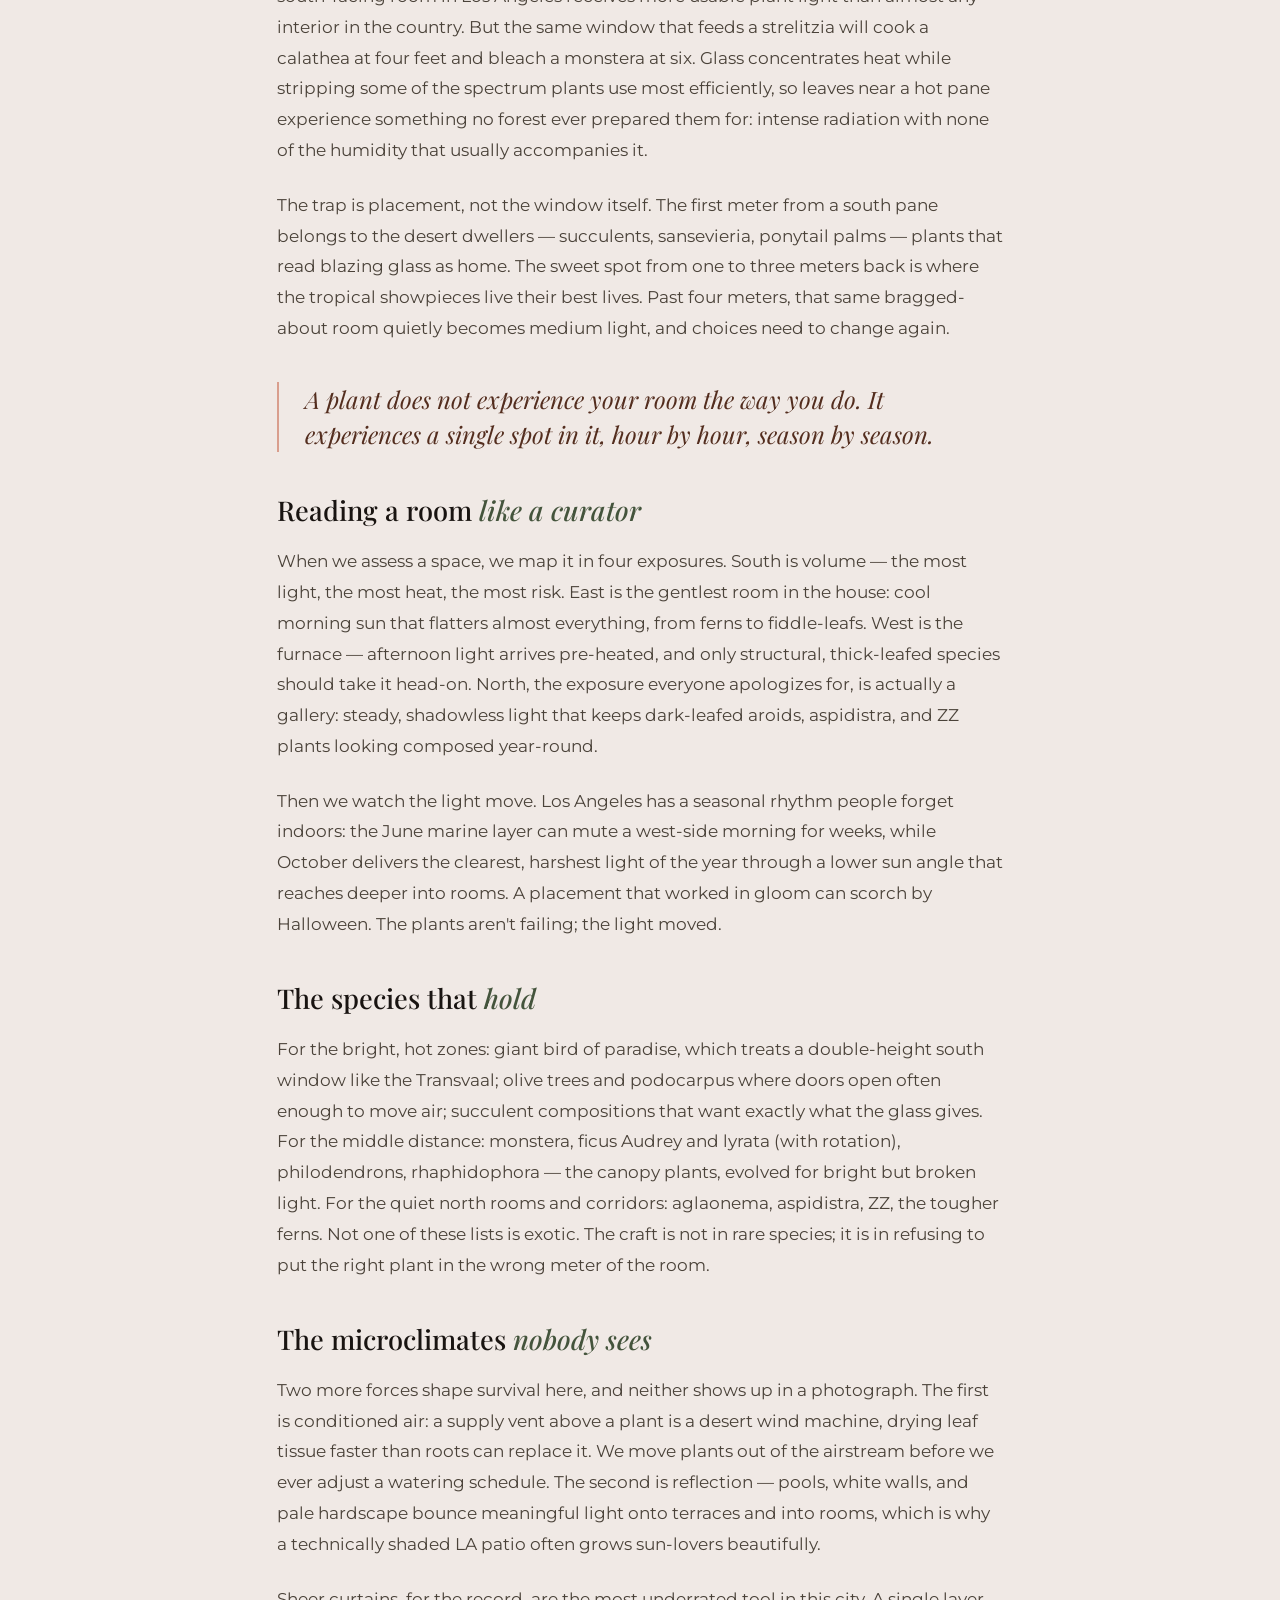
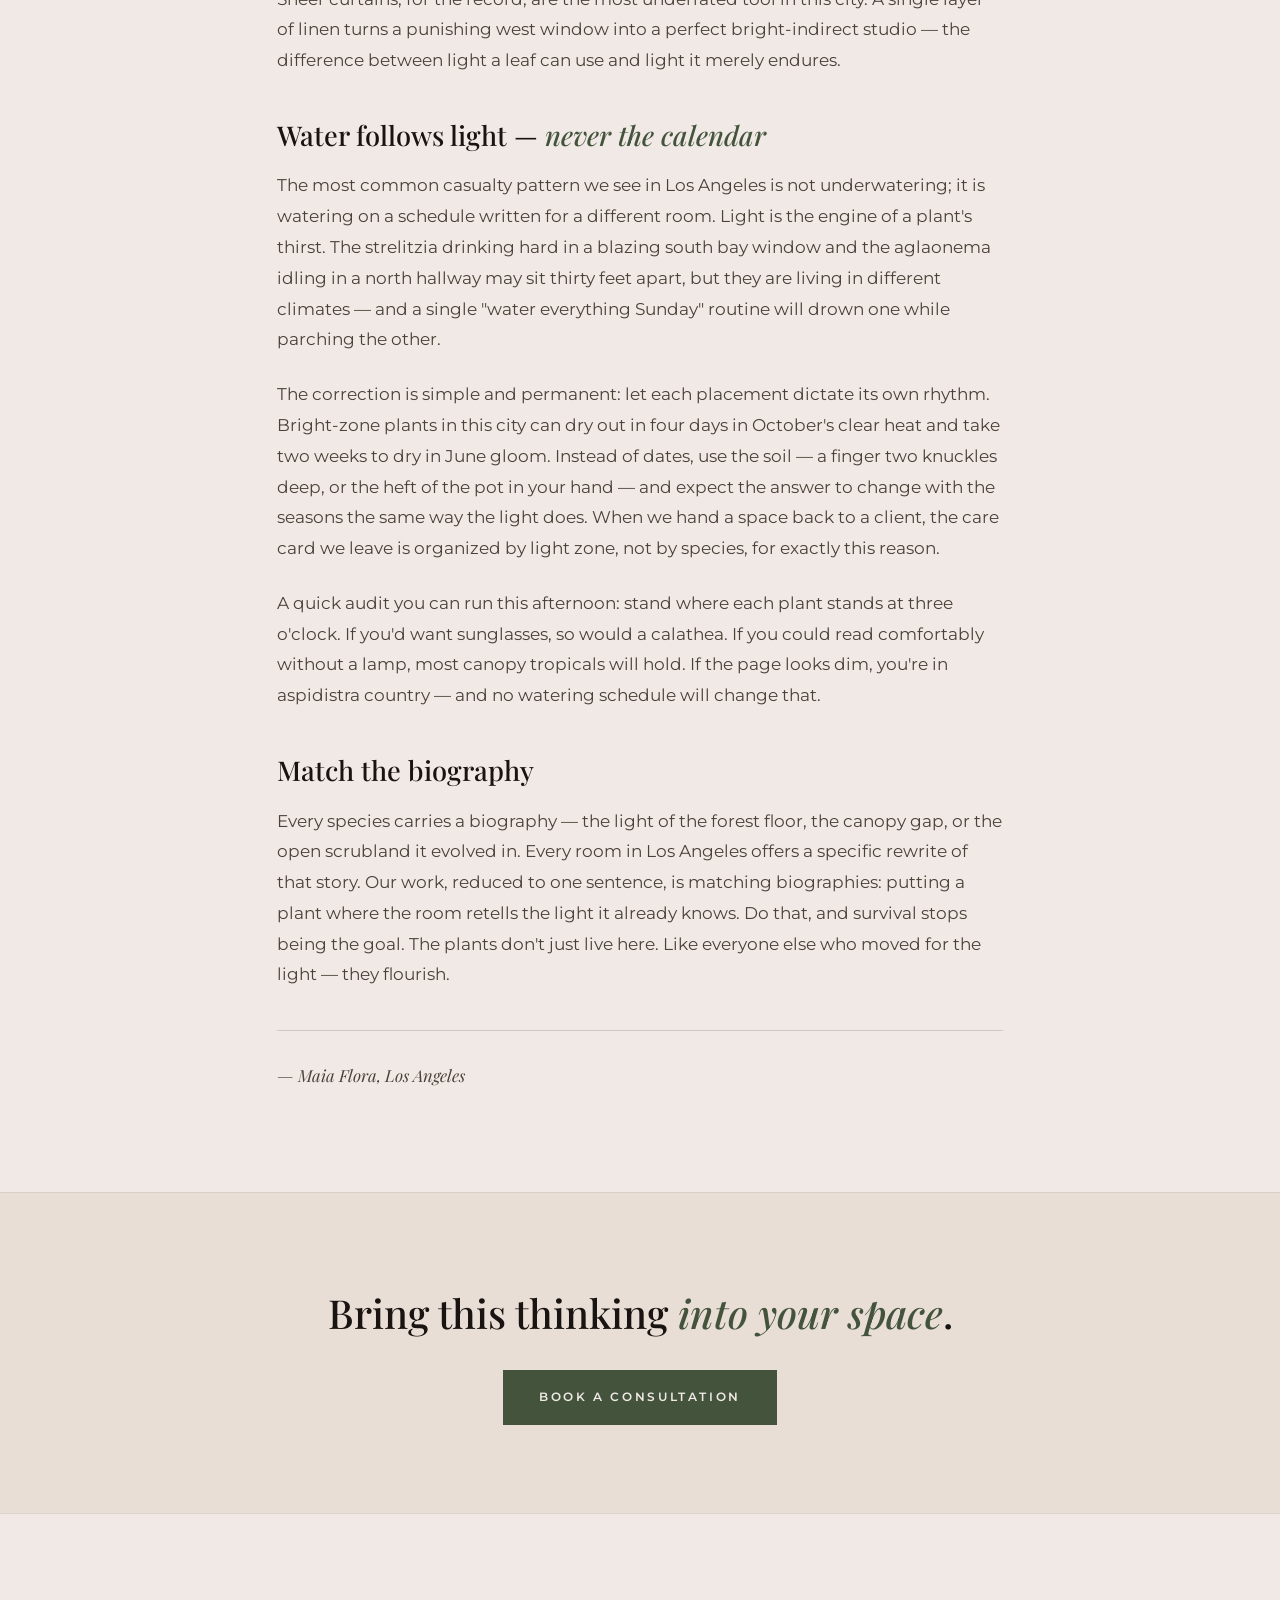
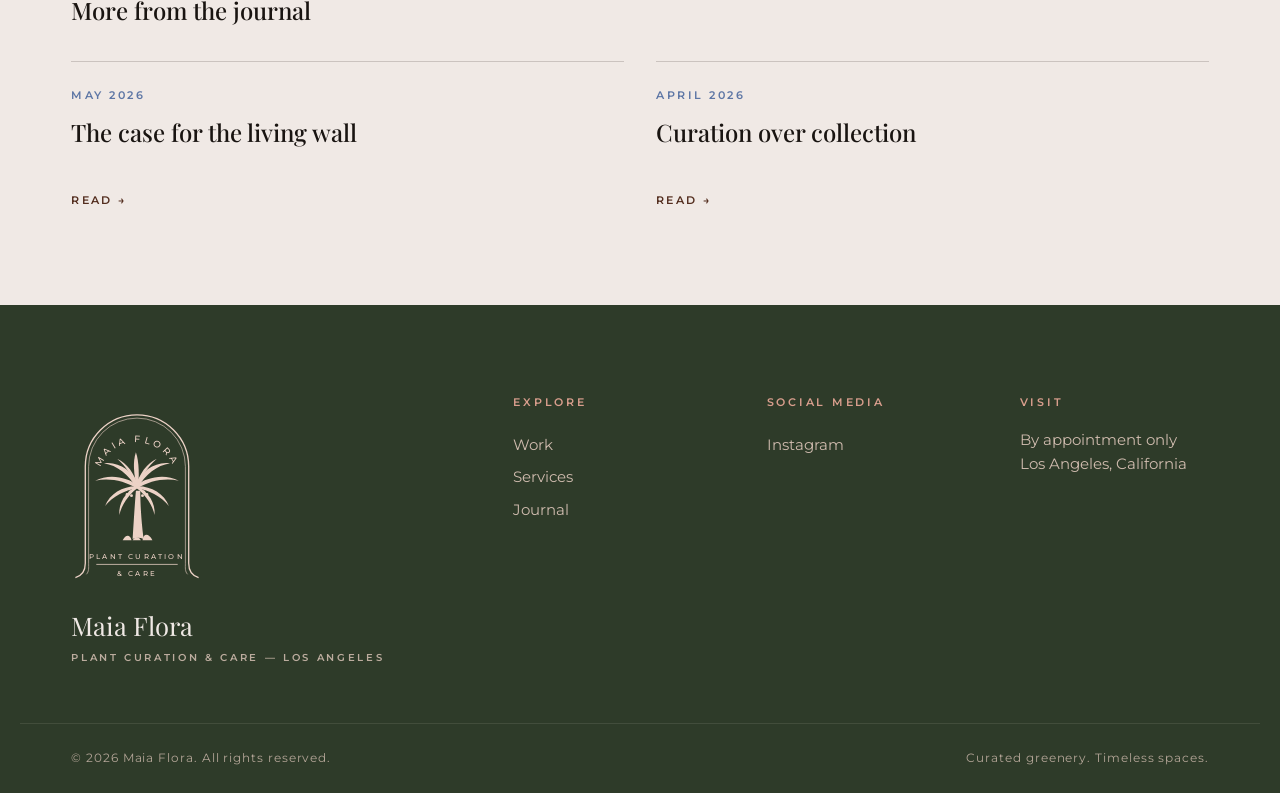
<file: journal-los-angeles-light.html>
<!DOCTYPE html>
<html lang="en">
<head>
<meta charset="UTF-8">
<meta name="viewport" content="width=device-width, initial-scale=1.0">
<title>Choosing the Plants That Survive Los Angeles Light — Maia Flora</title>
<meta name="description" content="Choosing the Plants That Survive Los Angeles Light — thoughts from the Maia Flora studio on reading LA's desert light indoors.">
<link rel="preconnect" href="https://fonts.googleapis.com">
<link rel="preconnect" href="https://fonts.gstatic.com" crossorigin>
<link href="https://fonts.googleapis.com/css2?family=Playfair+Display:ital,wght@0,400;0,500;0,600;1,400;1,500&family=Montserrat:wght@400;500;600&display=swap" rel="stylesheet">
<link rel="stylesheet" href="css/style.css?v=11">
<link rel="icon" type="image/svg+xml" href='data:image/svg+xml,<svg xmlns="http://www.w3.org/2000/svg" viewBox="0 0 48 60"><path d="M4 56 V26 A20 20 0 0 1 44 26 V56" fill="none" stroke="%236b3324" stroke-width="3"/><line x1="24" y1="52" x2="24" y2="26" stroke="%236b3324" stroke-width="3"/><path d="M24 26 C18 20 10 20 6 24 M24 26 C30 20 38 20 42 24 M24 26 C20 16 12 14 8 15 M24 26 C28 16 36 14 40 15 M24 26 C23 16 18 10 14 8 M24 26 C25 16 30 10 34 8 M24 26 L24 12" stroke="%236b3324" stroke-width="2.4" fill="none" stroke-linecap="round"/></svg>'>
</head>
<body>

<svg width="0" height="0" style="position:absolute" aria-hidden="true">
  <defs>
    <symbol id="mf-badge" viewBox="0 0 240 352">
      <path d="M8 332 C22 328 26 318 26 306 L26 130 A94 94 0 0 1 214 130 L214 306 C214 318 218 328 232 332" fill="none" stroke="currentColor" stroke-width="2.4"/>
      <path d="M28 326 C33 321 32 314 32 306 L32 130 A88 88 0 0 1 208 130 L208 306 C208 314 207 321 212 326" fill="none" stroke="currentColor" stroke-width="1.1"/>
      <path id="mf-arc" d="M48 158 A72 72 0 0 1 192 158" fill="none"/>
      <text font-family="Montserrat, sans-serif" font-size="17" font-weight="500" letter-spacing="6" fill="currentColor">
        <textPath href="#mf-arc" startOffset="50%" text-anchor="middle">MAIA FLORA</textPath>
      </text>
      <g fill="currentColor">
        <path d="M120 170 C104 144 84 128 60 124 C86 120 112 138 122 162 Z"/>
        <path d="M120 170 C98 156 68 150 44 156 C70 142 104 150 120 164 Z"/>
        <path d="M120 170 C100 172 76 184 62 202 C70 180 94 166 118 166 Z"/>
        <path d="M120 170 C104 182 92 200 88 218 C86 196 100 176 116 168 Z"/>
        <path d="M120 170 C136 144 156 128 180 124 C154 120 128 138 118 162 Z"/>
        <path d="M120 170 C142 156 172 150 196 156 C170 142 136 150 120 164 Z"/>
        <path d="M120 170 C140 172 164 184 178 202 C170 180 146 166 122 166 Z"/>
        <path d="M120 170 C136 182 148 200 152 218 C154 196 140 176 124 168 Z"/>
        <path d="M120 170 C114 142 112 122 118 104 C124 122 124 146 122 170 Z"/>
        <path d="M120 170 C110 146 100 130 84 116 C102 124 116 144 122 166 Z"/>
        <path d="M120 170 C130 146 140 130 156 116 C138 124 124 144 118 166 Z"/>
        <circle cx="108" cy="176" r="3"/><circle cx="102" cy="181" r="2.6"/><circle cx="110" cy="183" r="2.6"/>
        <circle cx="132" cy="176" r="3"/><circle cx="138" cy="181" r="2.6"/><circle cx="130" cy="183" r="2.6"/>
        <path d="M112 262 C114 230 116 198 118 174 L126 174 C126 198 128 230 132 262 C125 259 119 259 112 262 Z"/>
        <path d="M94 264 C100 252 108 254 110 264 Z"/>
        <path d="M130 264 C132 250 142 252 148 264 Z"/>
        <path d="M112 264 C117 257 123 257 127 264 Z"/>
      </g>
      <text x="120" y="298" font-family="Montserrat, sans-serif" font-size="13.5" font-weight="500" letter-spacing="4" text-anchor="middle" fill="currentColor">PLANT CURATION</text>
      <line x1="46" y1="308" x2="194" y2="308" stroke="currentColor" stroke-width="1.4"/>
      <text x="120" y="330" font-family="Montserrat, sans-serif" font-size="13.5" font-weight="500" letter-spacing="4" text-anchor="middle" fill="currentColor">&amp; CARE</text>
    </symbol>
  </defs>
</svg>

<header class="nav nav--onlight" id="nav">
  <a href="index.html" class="nav__brand">
    <svg viewBox="0 0 48 60" class="arch-mark" aria-hidden="true">
      <path class="arch-line" d="M4 56 V26 A20 20 0 0 1 44 26 V56" fill="none"/>
      <g class="palm-lines">
        <line x1="24" y1="52" x2="24" y2="26"/>
        <path d="M24 26 C18 20 10 20 6 24"/>
        <path d="M24 26 C30 20 38 20 42 24"/>
        <path d="M24 26 C20 16 12 14 8 15"/>
        <path d="M24 26 C28 16 36 14 40 15"/>
        <path d="M24 26 C23 16 18 10 14 8"/>
        <path d="M24 26 C25 16 30 10 34 8"/>
        <line x1="24" y1="26" x2="24" y2="12"/>
      </g>
    </svg>
    <span class="nav__brand-text">
      <span class="nav__brand-name">Maia Flora</span>
      <span class="nav__brand-tag">Plant Curation &amp; Care</span>
    </span>
  </a>
  <nav class="nav__links" id="navLinks" aria-label="Primary">
    <a href="index.html#work">Work</a>
    <a href="index.html#services">Services</a>
    <a href="index.html#journal">Journal</a>
    <a href="index.html#contact">Contact</a>
  </nav>
  <div class="nav__actions">
    <a href="index.html#contact" class="btn btn--solid btn--sm">Start a Project</a>
    <button class="nav__burger" id="navBurger" aria-label="Open menu" aria-expanded="false">
      <span></span><span></span>
    </button>
  </div>
</header>

<main>

<section class="article-head">
  <div class="container">
    <p class="eyebrow"><a href="index.html#journal">Journal</a> — June 2026</p>
    <h1>Choosing the Plants That Survive Los&nbsp;Angeles Light</h1>
    <p class="standfirst">Three hundred days of sun looks like paradise for anything green. It is closer to a desert wearing paradise's clothes — and knowing the difference is everything.</p>
    <p class="article-meta">7 minute read · Maia Flora Studio</p>
  </div>
</section>

<div class="container">
  <figure class="article-figure reveal">
    <img src="img/hero-lounge.jpg" alt="Afternoon light through sheer curtains onto curated trees" onerror="this.remove()">
    <figcaption>Afternoon light, filtered and usable — a Maia Flora hospitality installation.</figcaption>
  </figure>
</div>

<div class="container">
  <div class="article-body">
    <p>Los Angeles seduces plants the same way it seduces people: with light. Three hundred days of it, pouring through steel-framed windows and bouncing off white stucco until whole rooms glow. It looks like paradise for anything green. It is closer to a desert wearing paradise's clothes — and knowing the difference is most of what separates a thriving collection from a slow, expensive cycle of replacement.</p>
    <p>The light here is not the light the houseplant industry designed for. The plants sold in every nursery in America were grown for a national average — a softer, wetter, more forgiving sun. Los Angeles light is high-UV desert light filtered through marine haze, arriving in rooms with fifteen percent humidity and an air-conditioning vent in the ceiling. Treat it generically and it will burn a fiddle-leaf fig in a season. Read it properly and it will grow you a jungle.</p>
    <h2>The south window: <em>a gift and a trap</em></h2>
    <p>Every listing in this city brags about southern exposure, and for good reason — a south-facing room in Los Angeles receives more usable plant light than almost any interior in the country. But the same window that feeds a strelitzia will cook a calathea at four feet and bleach a monstera at six. Glass concentrates heat while stripping some of the spectrum plants use most efficiently, so leaves near a hot pane experience something no forest ever prepared them for: intense radiation with none of the humidity that usually accompanies it.</p>
    <p>The trap is placement, not the window itself. The first meter from a south pane belongs to the desert dwellers — succulents, sansevieria, ponytail palms — plants that read blazing glass as home. The sweet spot from one to three meters back is where the tropical showpieces live their best lives. Past four meters, that same bragged-about room quietly becomes medium light, and choices need to change again.</p>
    <p class="pull">A plant does not experience your room the way you do. It experiences a single spot in it, hour by hour, season by season.</p>
    <h2>Reading a room <em>like a curator</em></h2>
    <p>When we assess a space, we map it in four exposures. South is volume — the most light, the most heat, the most risk. East is the gentlest room in the house: cool morning sun that flatters almost everything, from ferns to fiddle-leafs. West is the furnace — afternoon light arrives pre-heated, and only structural, thick-leafed species should take it head-on. North, the exposure everyone apologizes for, is actually a gallery: steady, shadowless light that keeps dark-leafed aroids, aspidistra, and ZZ plants looking composed year-round.</p>
    <p>Then we watch the light move. Los Angeles has a seasonal rhythm people forget indoors: the June marine layer can mute a west-side morning for weeks, while October delivers the clearest, harshest light of the year through a lower sun angle that reaches deeper into rooms. A placement that worked in gloom can scorch by Halloween. The plants aren't failing; the light moved.</p>
    <h2>The species that <em>hold</em></h2>
    <p>For the bright, hot zones: giant bird of paradise, which treats a double-height south window like the Transvaal; olive trees and podocarpus where doors open often enough to move air; succulent compositions that want exactly what the glass gives. For the middle distance: monstera, ficus Audrey and lyrata (with rotation), philodendrons, rhaphidophora — the canopy plants, evolved for bright but broken light. For the quiet north rooms and corridors: aglaonema, aspidistra, ZZ, the tougher ferns. Not one of these lists is exotic. The craft is not in rare species; it is in refusing to put the right plant in the wrong meter of the room.</p>
    <h2>The microclimates <em>nobody sees</em></h2>
    <p>Two more forces shape survival here, and neither shows up in a photograph. The first is conditioned air: a supply vent above a plant is a desert wind machine, drying leaf tissue faster than roots can replace it. We move plants out of the airstream before we ever adjust a watering schedule. The second is reflection — pools, white walls, and pale hardscape bounce meaningful light onto terraces and into rooms, which is why a technically shaded LA patio often grows sun-lovers beautifully.</p>
    <p>Sheer curtains, for the record, are the most underrated tool in this city. A single layer of linen turns a punishing west window into a perfect bright-indirect studio — the difference between light a leaf can use and light it merely endures.</p>
    <h2>Water follows light — <em>never the calendar</em></h2>
    <p>The most common casualty pattern we see in Los Angeles is not underwatering; it is watering on a schedule written for a different room. Light is the engine of a plant's thirst. The strelitzia drinking hard in a blazing south bay window and the aglaonema idling in a north hallway may sit thirty feet apart, but they are living in different climates — and a single "water everything Sunday" routine will drown one while parching the other.</p>
    <p>The correction is simple and permanent: let each placement dictate its own rhythm. Bright-zone plants in this city can dry out in four days in October's clear heat and take two weeks to dry in June gloom. Instead of dates, use the soil — a finger two knuckles deep, or the heft of the pot in your hand — and expect the answer to change with the seasons the same way the light does. When we hand a space back to a client, the care card we leave is organized by light zone, not by species, for exactly this reason.</p>
    <p>A quick audit you can run this afternoon: stand where each plant stands at three o'clock. If you'd want sunglasses, so would a calathea. If you could read comfortably without a lamp, most canopy tropicals will hold. If the page looks dim, you're in aspidistra country — and no watering schedule will change that.</p>
    <h2>Match the biography</h2>
    <p>Every species carries a biography — the light of the forest floor, the canopy gap, or the open scrubland it evolved in. Every room in Los Angeles offers a specific rewrite of that story. Our work, reduced to one sentence, is matching biographies: putting a plant where the room retells the light it already knows. Do that, and survival stops being the goal. The plants don't just live here. Like everyone else who moved for the light — they flourish.</p>

    <p class="article-end">— Maia Flora, Los Angeles</p>
  </div>
</div>

<section class="band">
  <div class="container">
    <h2>Bring this thinking <em>into your space</em>.</h2>
    <a href="index.html#contact" class="btn btn--solid">Book a Consultation</a>
  </div>
</section>

<section class="more">
  <div class="container">
    <h3>More from the journal</h3>
    <div class="more__grid">
      <a href="journal-living-wall.html" class="entry">
        <span class="entry__date">May 2026</span>
        <h3>The case for the living wall</h3>
        <span class="entry__more">Read<span aria-hidden="true"> →</span></span>
      </a>
      <a href="journal-curation-over-collection.html" class="entry">
        <span class="entry__date">April 2026</span>
        <h3>Curation over collection</h3>
        <span class="entry__more">Read<span aria-hidden="true"> →</span></span>
      </a>
    </div>
  </div>
</section>


</main>

<footer class="footer">
  <div class="container footer__grid">
    <div class="footer__brand">
      <svg class="badge badge--footer" aria-hidden="true"><use href="#mf-badge"/></svg>
      <p class="footer__name">Maia Flora</p>
      <p class="footer__tag">Plant Curation &amp; Care — Los Angeles</p>
    </div>
    <nav class="footer__col" aria-label="Explore">
      <h4>Explore</h4>
      <a href="index.html#work">Work</a>
      <a href="index.html#services">Services</a>
      <a href="index.html#journal">Journal</a>
    </nav>
    <nav class="footer__col" aria-label="Social media">
      <h4>Social Media</h4>
      <a href="https://www.instagram.com/maiaflorala/" target="_blank" rel="noopener">Instagram</a>
    </nav>
    <div class="footer__col">
      <h4>Visit</h4>
      <p>By appointment only<br>Los Angeles, California</p>
    </div>
  </div>
  <div class="container footer__base">
    <span>© 2026 Maia Flora. All rights reserved.</span>
    <span>Curated greenery. Timeless spaces.</span>
  </div>
</footer>

<script src="js/main.js?v=10"></script>
</body>
</html>
</file>
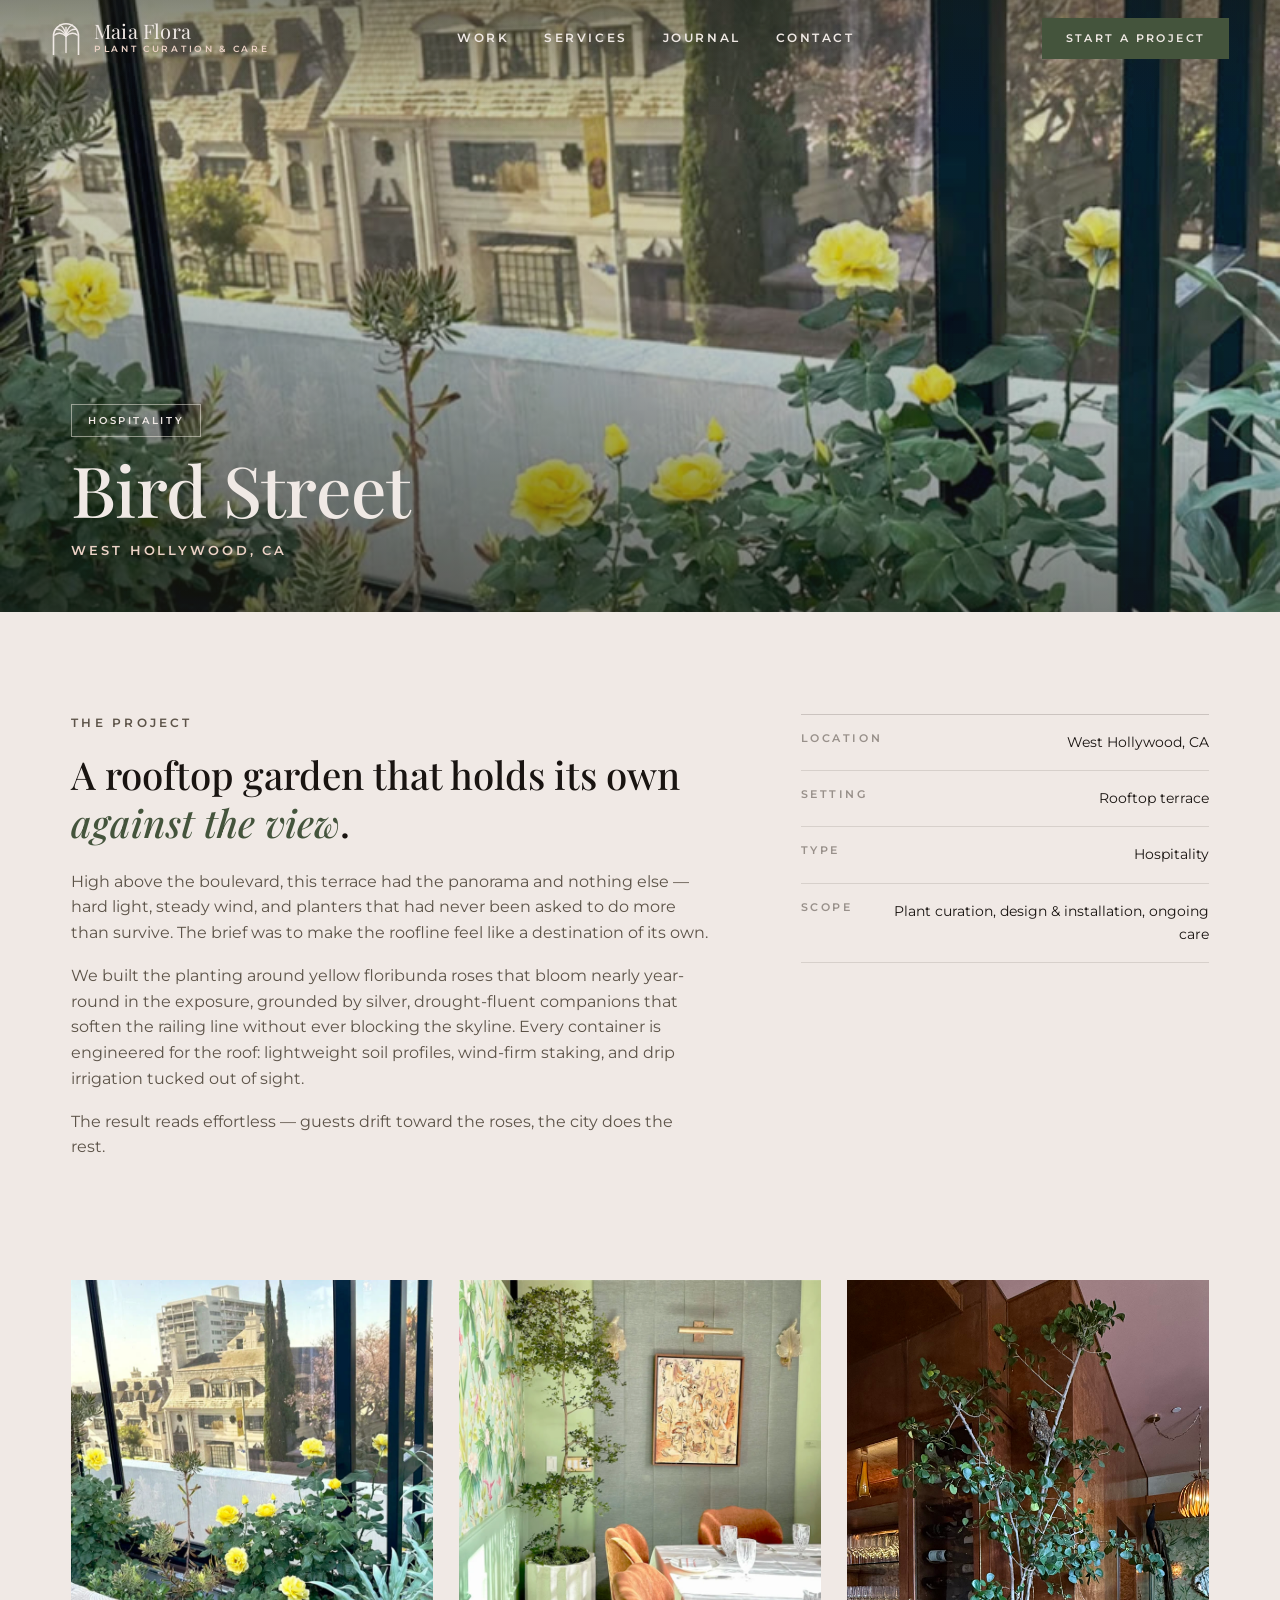
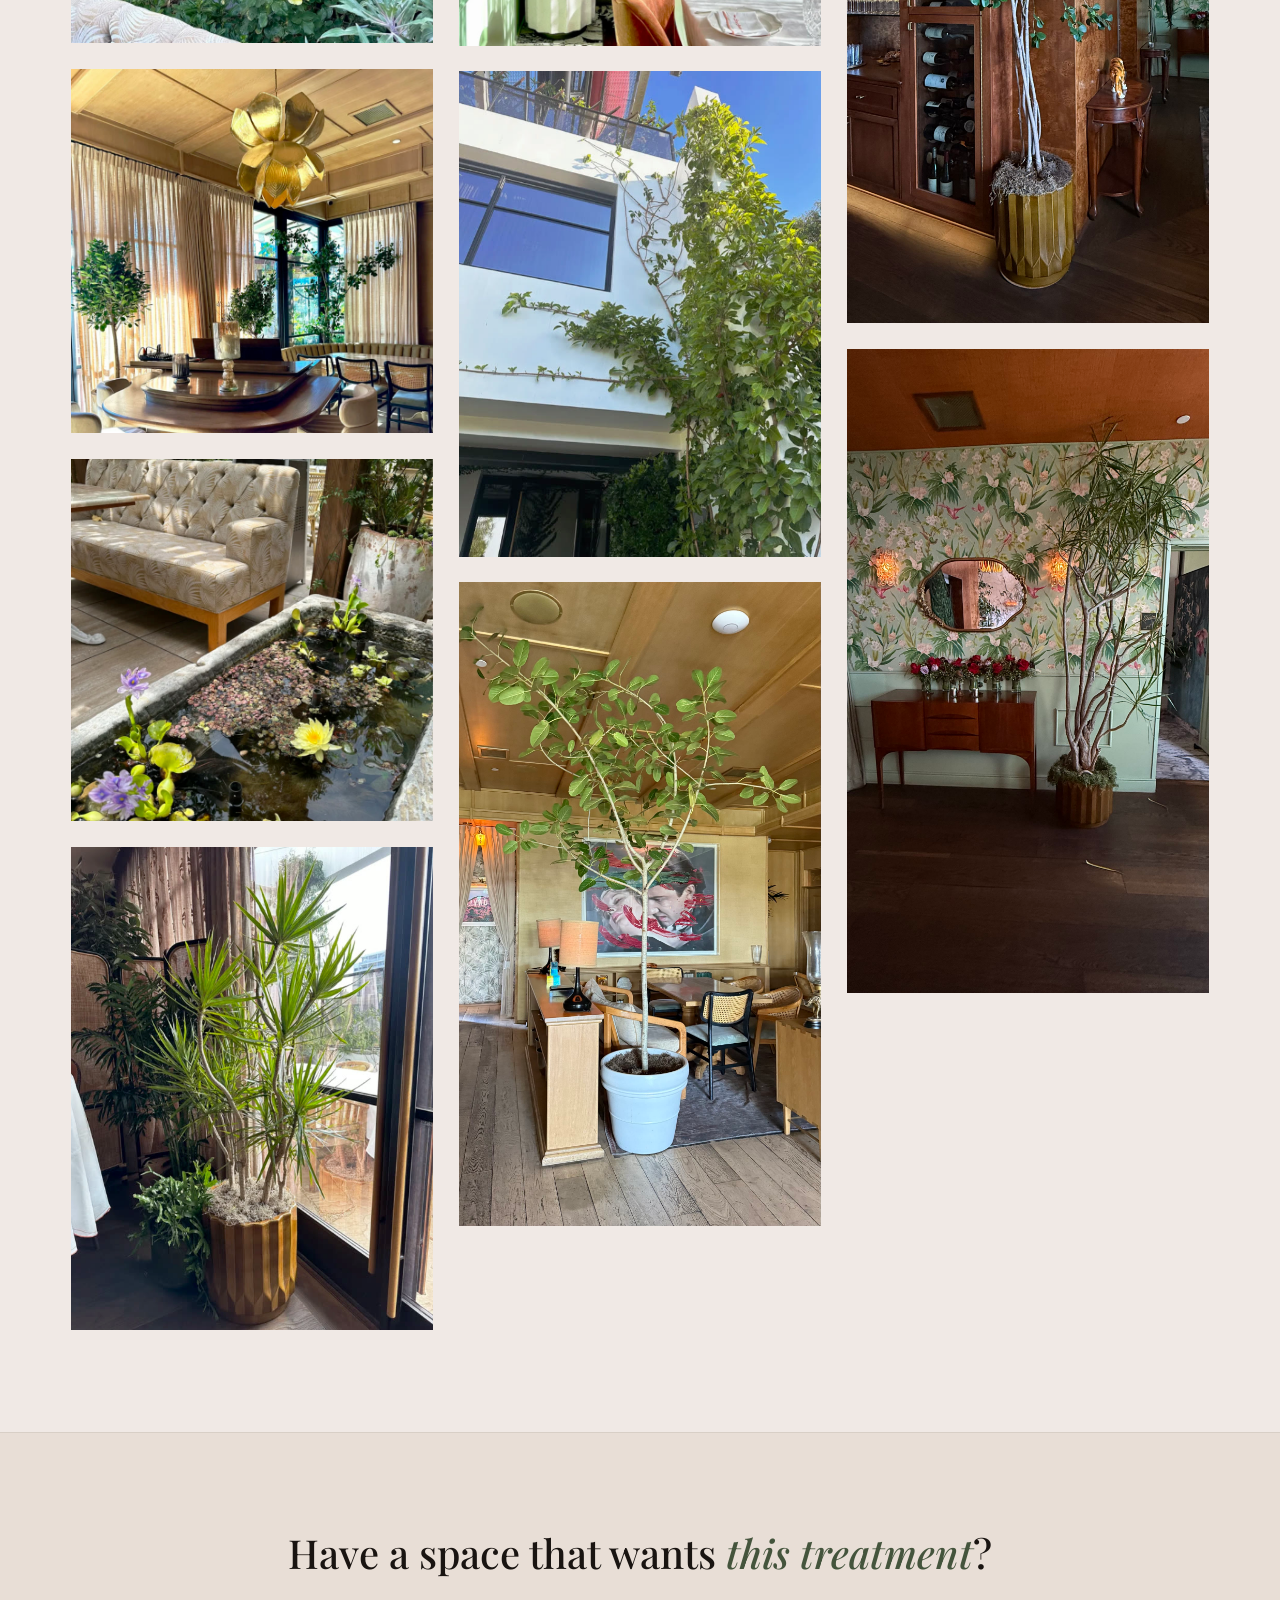
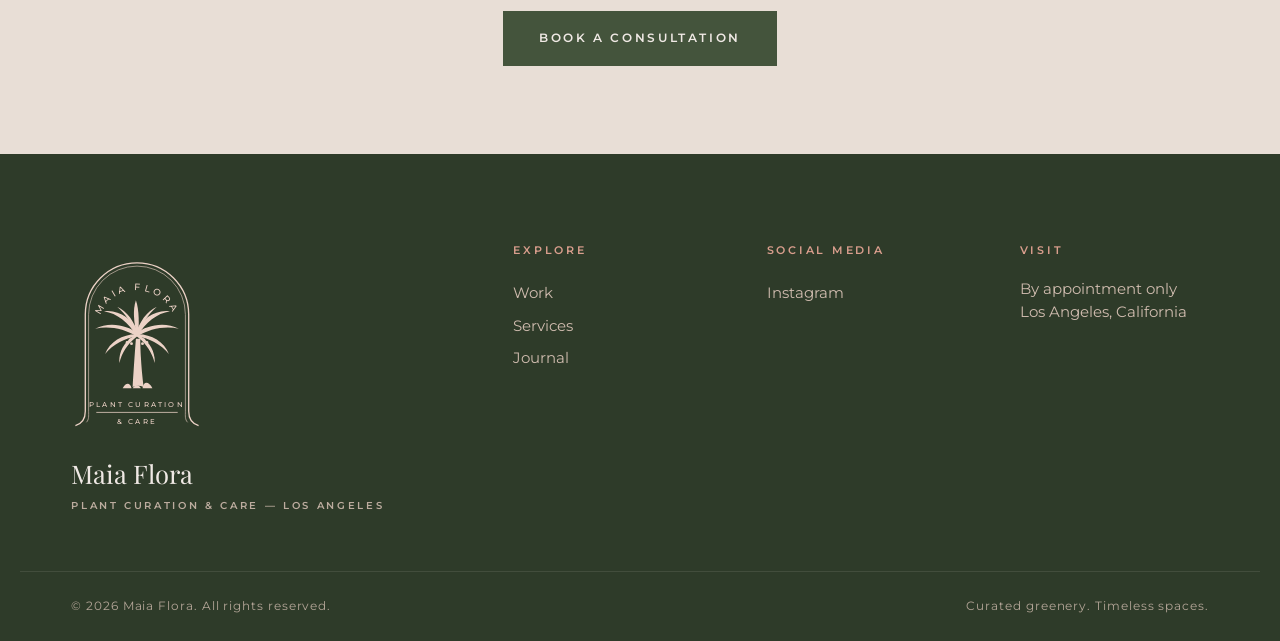
<file: project-bird-street.html>
<!DOCTYPE html>
<html lang="en">
<head>
<meta charset="UTF-8">
<meta name="viewport" content="width=device-width, initial-scale=1.0">
<title>Bird Street — Maia Flora</title>
<meta name="description" content="A rooftop terrace above West Hollywood — yellow roses, silver foliage, and a garden engineered for sun and wind. A Maia Flora project.">
<link rel="preconnect" href="https://fonts.googleapis.com">
<link rel="preconnect" href="https://fonts.gstatic.com" crossorigin>
<link href="https://fonts.googleapis.com/css2?family=Playfair+Display:ital,wght@0,400;0,500;0,600;1,400;1,500&family=Montserrat:wght@400;500;600&display=swap" rel="stylesheet">
<link rel="stylesheet" href="css/style.css?v=11">
<link rel="icon" type="image/svg+xml" href='data:image/svg+xml,<svg xmlns="http://www.w3.org/2000/svg" viewBox="0 0 48 60"><path d="M4 56 V26 A20 20 0 0 1 44 26 V56" fill="none" stroke="%236b3324" stroke-width="3"/><line x1="24" y1="52" x2="24" y2="26" stroke="%236b3324" stroke-width="3"/><path d="M24 26 C18 20 10 20 6 24 M24 26 C30 20 38 20 42 24 M24 26 C20 16 12 14 8 15 M24 26 C28 16 36 14 40 15 M24 26 C23 16 18 10 14 8 M24 26 C25 16 30 10 34 8 M24 26 L24 12" stroke="%236b3324" stroke-width="2.4" fill="none" stroke-linecap="round"/></svg>'>
</head>
<body>

<svg width="0" height="0" style="position:absolute" aria-hidden="true">
  <defs>
    <symbol id="mf-badge" viewBox="0 0 240 352">
      <path d="M8 332 C22 328 26 318 26 306 L26 130 A94 94 0 0 1 214 130 L214 306 C214 318 218 328 232 332" fill="none" stroke="currentColor" stroke-width="2.4"/>
      <path d="M28 326 C33 321 32 314 32 306 L32 130 A88 88 0 0 1 208 130 L208 306 C208 314 207 321 212 326" fill="none" stroke="currentColor" stroke-width="1.1"/>
      <path id="mf-arc" d="M48 158 A72 72 0 0 1 192 158" fill="none"/>
      <text font-family="Montserrat, sans-serif" font-size="17" font-weight="500" letter-spacing="6" fill="currentColor">
        <textPath href="#mf-arc" startOffset="50%" text-anchor="middle">MAIA FLORA</textPath>
      </text>
      <g fill="currentColor">
        <path d="M120 170 C104 144 84 128 60 124 C86 120 112 138 122 162 Z"/>
        <path d="M120 170 C98 156 68 150 44 156 C70 142 104 150 120 164 Z"/>
        <path d="M120 170 C100 172 76 184 62 202 C70 180 94 166 118 166 Z"/>
        <path d="M120 170 C104 182 92 200 88 218 C86 196 100 176 116 168 Z"/>
        <path d="M120 170 C136 144 156 128 180 124 C154 120 128 138 118 162 Z"/>
        <path d="M120 170 C142 156 172 150 196 156 C170 142 136 150 120 164 Z"/>
        <path d="M120 170 C140 172 164 184 178 202 C170 180 146 166 122 166 Z"/>
        <path d="M120 170 C136 182 148 200 152 218 C154 196 140 176 124 168 Z"/>
        <path d="M120 170 C114 142 112 122 118 104 C124 122 124 146 122 170 Z"/>
        <path d="M120 170 C110 146 100 130 84 116 C102 124 116 144 122 166 Z"/>
        <path d="M120 170 C130 146 140 130 156 116 C138 124 124 144 118 166 Z"/>
        <circle cx="108" cy="176" r="3"/><circle cx="102" cy="181" r="2.6"/><circle cx="110" cy="183" r="2.6"/>
        <circle cx="132" cy="176" r="3"/><circle cx="138" cy="181" r="2.6"/><circle cx="130" cy="183" r="2.6"/>
        <path d="M112 262 C114 230 116 198 118 174 L126 174 C126 198 128 230 132 262 C125 259 119 259 112 262 Z"/>
        <path d="M94 264 C100 252 108 254 110 264 Z"/>
        <path d="M130 264 C132 250 142 252 148 264 Z"/>
        <path d="M112 264 C117 257 123 257 127 264 Z"/>
      </g>
      <text x="120" y="298" font-family="Montserrat, sans-serif" font-size="13.5" font-weight="500" letter-spacing="4" text-anchor="middle" fill="currentColor">PLANT CURATION</text>
      <line x1="46" y1="308" x2="194" y2="308" stroke="currentColor" stroke-width="1.4"/>
      <text x="120" y="330" font-family="Montserrat, sans-serif" font-size="13.5" font-weight="500" letter-spacing="4" text-anchor="middle" fill="currentColor">&amp; CARE</text>
    </symbol>
  </defs>
</svg>

<header class="nav" id="nav">
  <a href="index.html" class="nav__brand">
    <svg viewBox="0 0 48 60" class="arch-mark" aria-hidden="true">
      <path class="arch-line" d="M4 56 V26 A20 20 0 0 1 44 26 V56" fill="none"/>
      <g class="palm-lines">
        <line x1="24" y1="52" x2="24" y2="26"/>
        <path d="M24 26 C18 20 10 20 6 24"/>
        <path d="M24 26 C30 20 38 20 42 24"/>
        <path d="M24 26 C20 16 12 14 8 15"/>
        <path d="M24 26 C28 16 36 14 40 15"/>
        <path d="M24 26 C23 16 18 10 14 8"/>
        <path d="M24 26 C25 16 30 10 34 8"/>
        <line x1="24" y1="26" x2="24" y2="12"/>
      </g>
    </svg>
    <span class="nav__brand-text">
      <span class="nav__brand-name">Maia Flora</span>
      <span class="nav__brand-tag">Plant Curation &amp; Care</span>
    </span>
  </a>
  <nav class="nav__links" id="navLinks" aria-label="Primary">
    <a href="index.html#work">Work</a>
    <a href="index.html#services">Services</a>
    <a href="index.html#journal">Journal</a>
    <a href="index.html#contact">Contact</a>
  </nav>
  <div class="nav__actions">
    <a href="index.html#contact" class="btn btn--solid btn--sm">Start a Project</a>
    <button class="nav__burger" id="navBurger" aria-label="Open menu" aria-expanded="false">
      <span></span><span></span>
    </button>
  </div>
</header>

<main>

<section class="page-hero">
  <div class="page-hero__media">
    <img src="img/bird-street.jpg" alt="Rooftop terrace with yellow roses overlooking the city" onerror="this.remove()">
    <div class="page-hero__scrim"></div>
  </div>
  <div class="page-hero__inner container">
    <span class="chip">Hospitality</span>
    <h1 class="page-hero__title">Bird Street</h1>
    <p class="page-hero__loc">West Hollywood, CA</p>
  </div>
</section>

<section class="project-intro">
  <div class="container project-intro__grid">
    <div class="project-intro__body">
      <p class="eyebrow">The Project</p>
      <h2>A rooftop garden that holds its own <em>against the view</em>.</h2>
      <p>High above the boulevard, this terrace had the panorama and nothing else — hard light, steady wind, and planters that had never been asked to do more than survive. The brief was to make the roofline feel like a destination of its own.</p>
      <p>We built the planting around yellow floribunda roses that bloom nearly year-round in the exposure, grounded by silver, drought-fluent companions that soften the railing line without ever blocking the skyline. Every container is engineered for the roof: lightweight soil profiles, wind-firm staking, and drip irrigation tucked out of sight.</p>
      <p>The result reads effortless — guests drift toward the roses, the city does the rest.</p>
    </div>
    <aside class="facts reveal">
      <dl>
        <div><dt>Location</dt><dd>West Hollywood, CA</dd></div>
        <div><dt>Setting</dt><dd>Rooftop terrace</dd></div>
        <div><dt>Type</dt><dd>Hospitality</dd></div>
        <div><dt>Scope</dt><dd>Plant curation, design &amp; installation, ongoing care</dd></div>
      </dl>
    </aside>
  </div>
</section>

<section class="gallery">
  <div class="container">
    <div class="gallery__grid gallery__grid--masonry">
      <figure class="reveal"><img src="img/bird-g00.jpg" alt="Yellow roses along the terrace rail with the city beyond" width="795" height="798" loading="lazy" onerror="this.parentElement.remove()"></figure>
      <figure class="reveal"><img src="img/bird-g01.jpg" alt="The dining room under the gold lotus chandelier" width="791" height="796" loading="lazy" onerror="this.parentElement.remove()"></figure>
      <figure class="reveal"><img src="img/bird-g02.jpg" alt="The courtyard water garden with lilies beside the banquette" width="800" height="800" loading="lazy" onerror="this.parentElement.remove()"></figure>
      <figure class="reveal"><img src="img/bird-g03.jpg" alt="Dracaena in a fluted planter beside the window" width="598" height="798" loading="lazy" onerror="this.parentElement.remove()"></figure>
      <figure class="reveal"><img src="img/bird-g04.jpg" alt="The green dining room with its sculptural potted tree" width="792" height="800" loading="lazy" onerror="this.parentElement.remove()"></figure>
      <figure class="reveal"><img src="img/bird-g05.jpg" alt="Climbing vine tracing the white facade" width="597" height="800" loading="lazy" onerror="this.parentElement.remove()"></figure>
      <figure class="reveal"><img src="img/bird-g06.jpg" alt="Schefflera arching over the bar" width="1400" height="2488" loading="lazy" onerror="this.parentElement.remove()"></figure>
      <figure class="reveal"><img src="img/bird-g07.jpg" alt="An olive tree beside the wine cabinet" width="1400" height="2488" loading="lazy" onerror="this.parentElement.remove()"></figure>
      <figure class="reveal"><img src="img/bird-g08.jpg" alt="Sculptural branches and roses at the mirrored sideboard" width="1400" height="2488" loading="lazy" onerror="this.parentElement.remove()"></figure>
    </div>
  </div>
</section>

<section class="band">
  <div class="container reveal">
    <h2>Have a space that wants <em>this treatment</em>?</h2>
    <a href="index.html#contact" class="btn btn--solid">Book a Consultation</a>
  </div>
</section>

</main>

<footer class="footer">
  <div class="container footer__grid">
    <div class="footer__brand">
      <svg class="badge badge--footer" aria-hidden="true"><use href="#mf-badge"/></svg>
      <p class="footer__name">Maia Flora</p>
      <p class="footer__tag">Plant Curation &amp; Care — Los Angeles</p>
    </div>
    <nav class="footer__col" aria-label="Explore">
      <h4>Explore</h4>
      <a href="index.html#work">Work</a>
      <a href="index.html#services">Services</a>
      <a href="index.html#journal">Journal</a>
    </nav>
    <nav class="footer__col" aria-label="Social media">
      <h4>Social Media</h4>
      <a href="https://www.instagram.com/maiaflorala/" target="_blank" rel="noopener">Instagram</a>
    </nav>
    <div class="footer__col">
      <h4>Visit</h4>
      <p>By appointment only<br>Los Angeles, California</p>
    </div>
  </div>
  <div class="container footer__base">
    <span>© 2026 Maia Flora. All rights reserved.</span>
    <span>Curated greenery. Timeless spaces.</span>
  </div>
</footer>

<script src="js/main.js?v=10"></script>
</body>
</html>
</file>
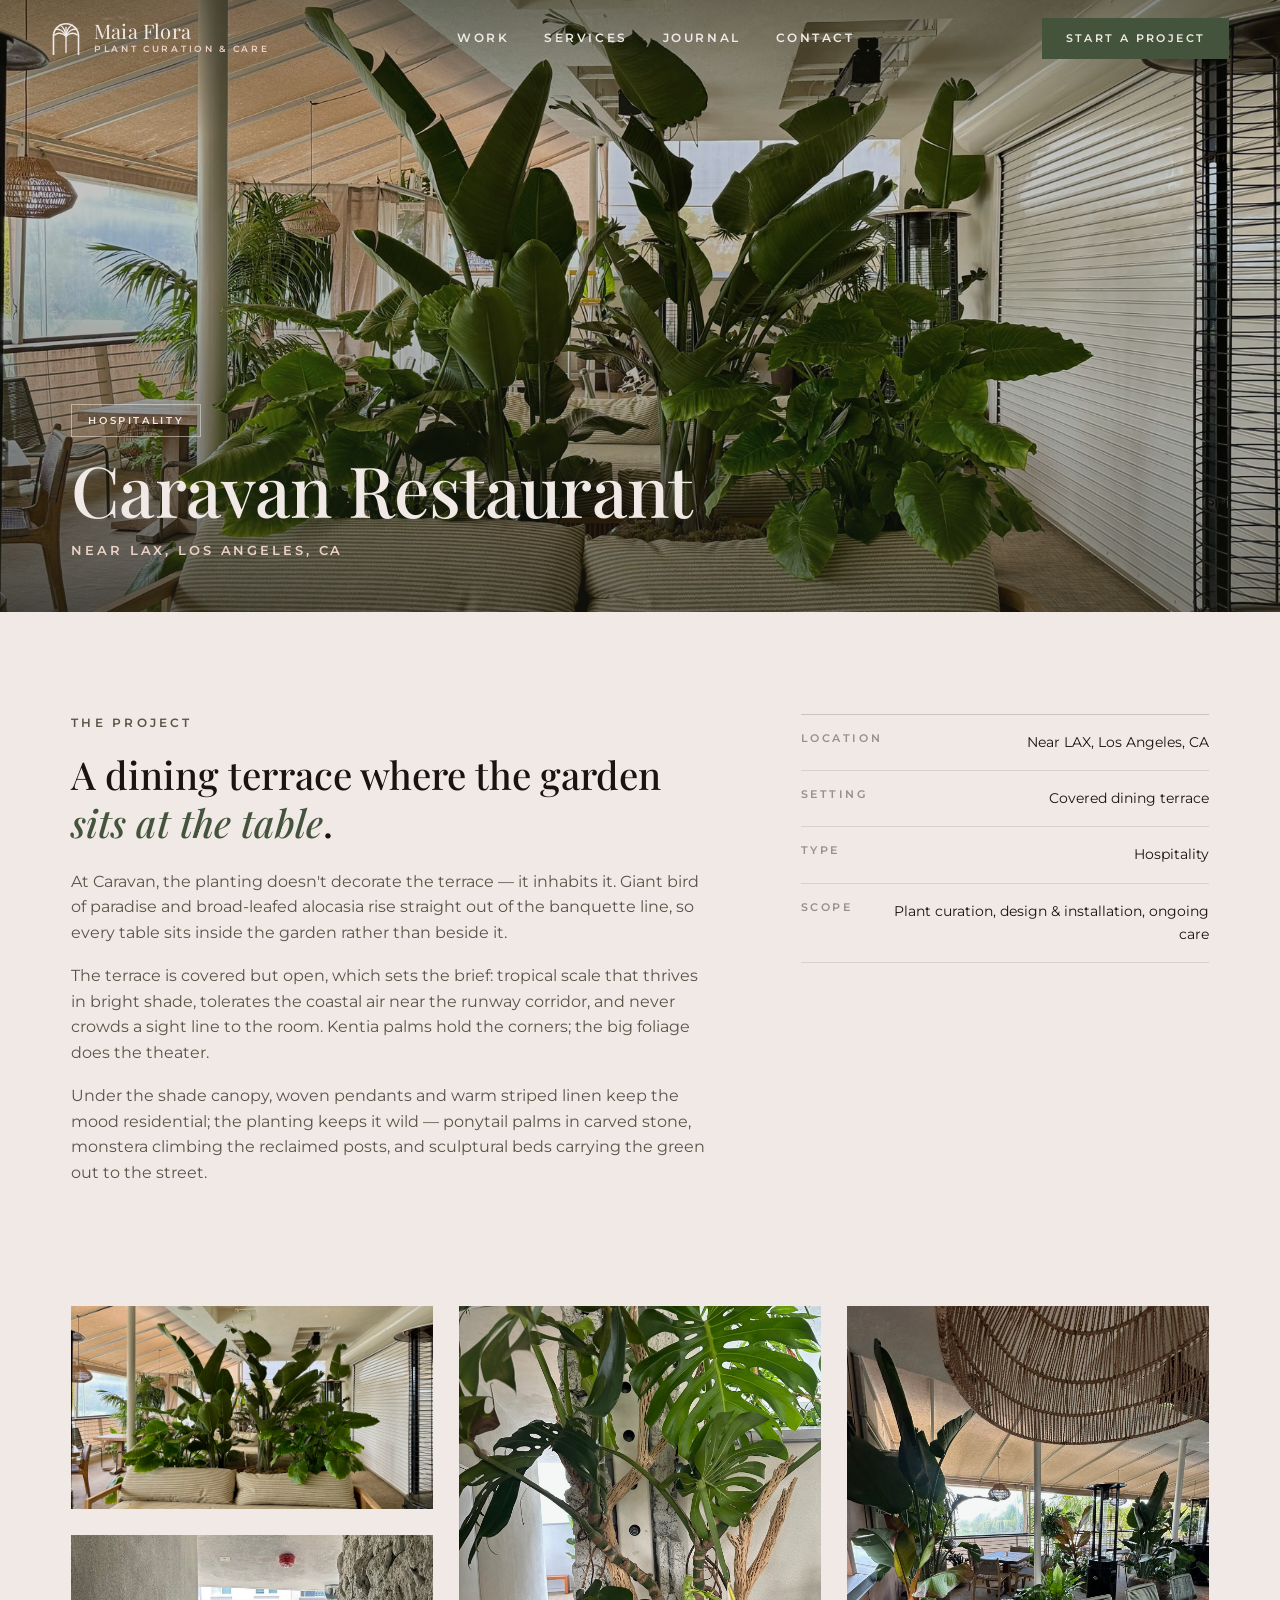
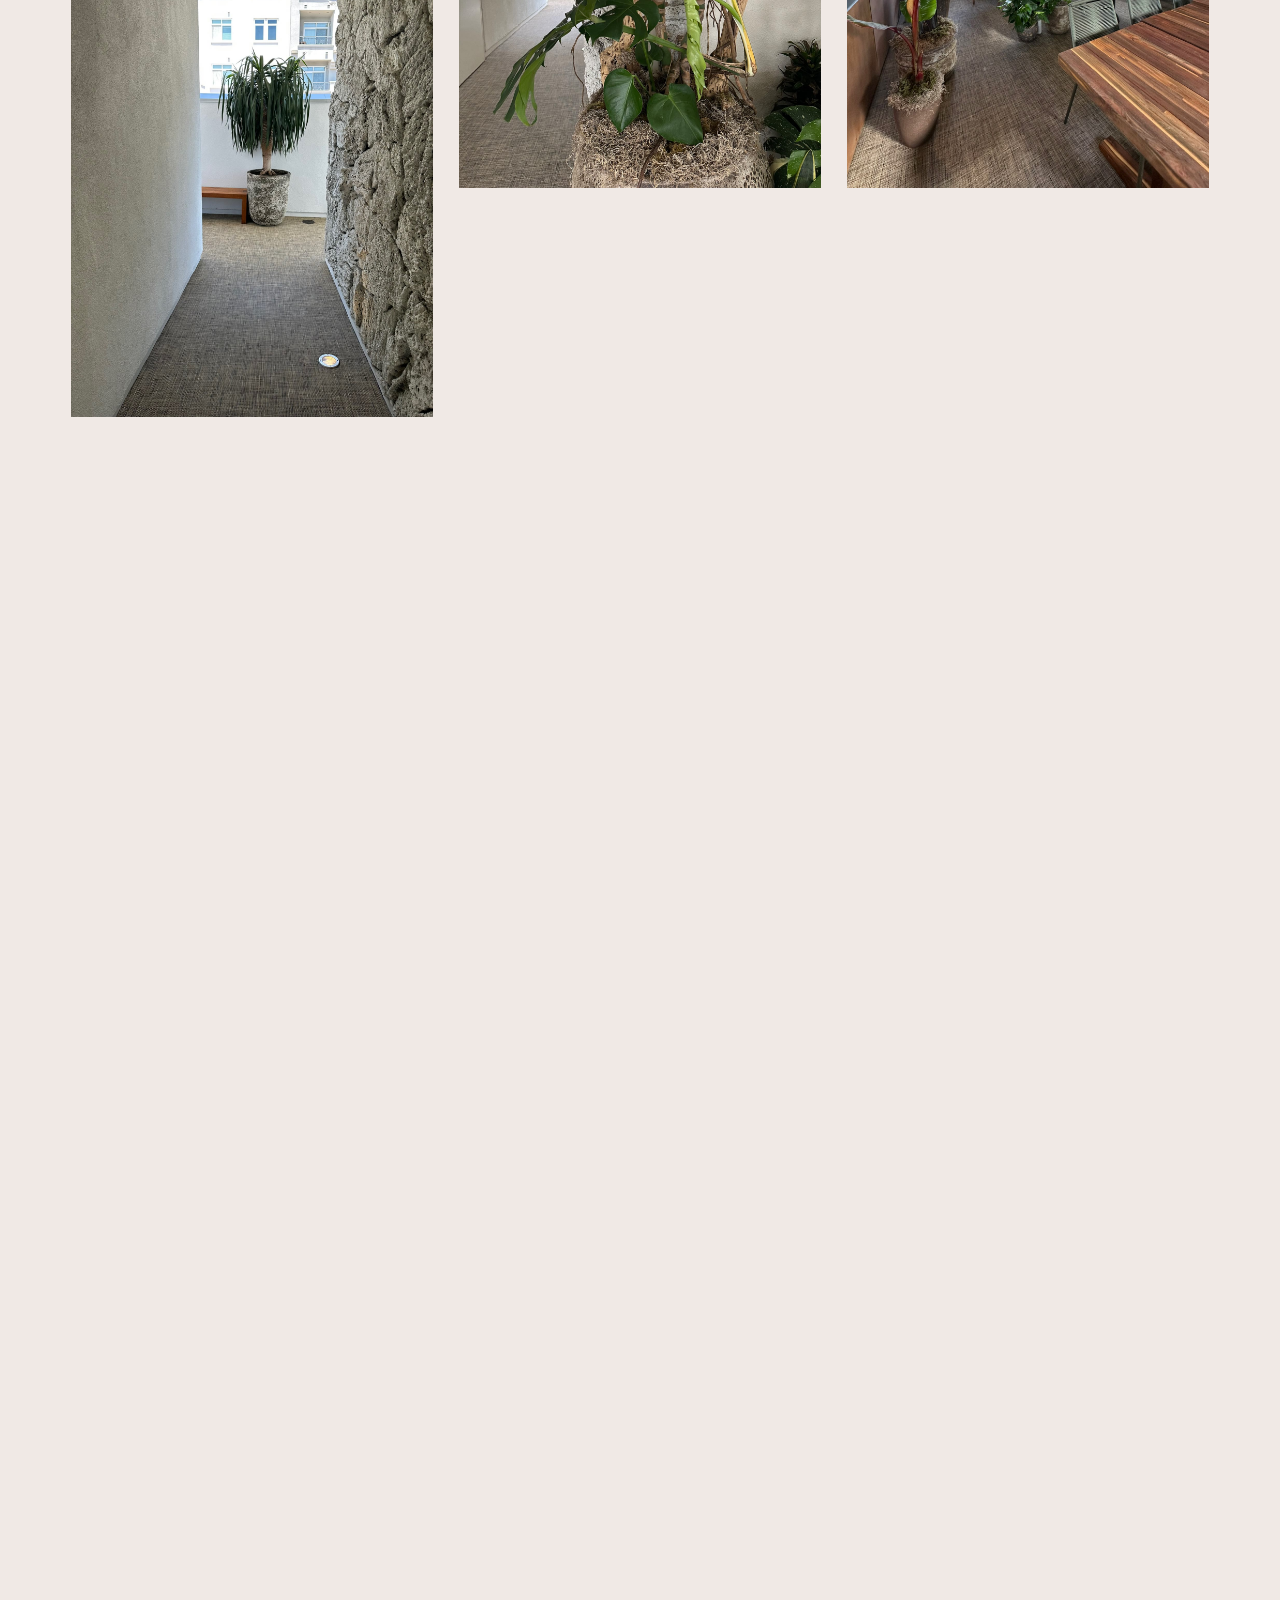
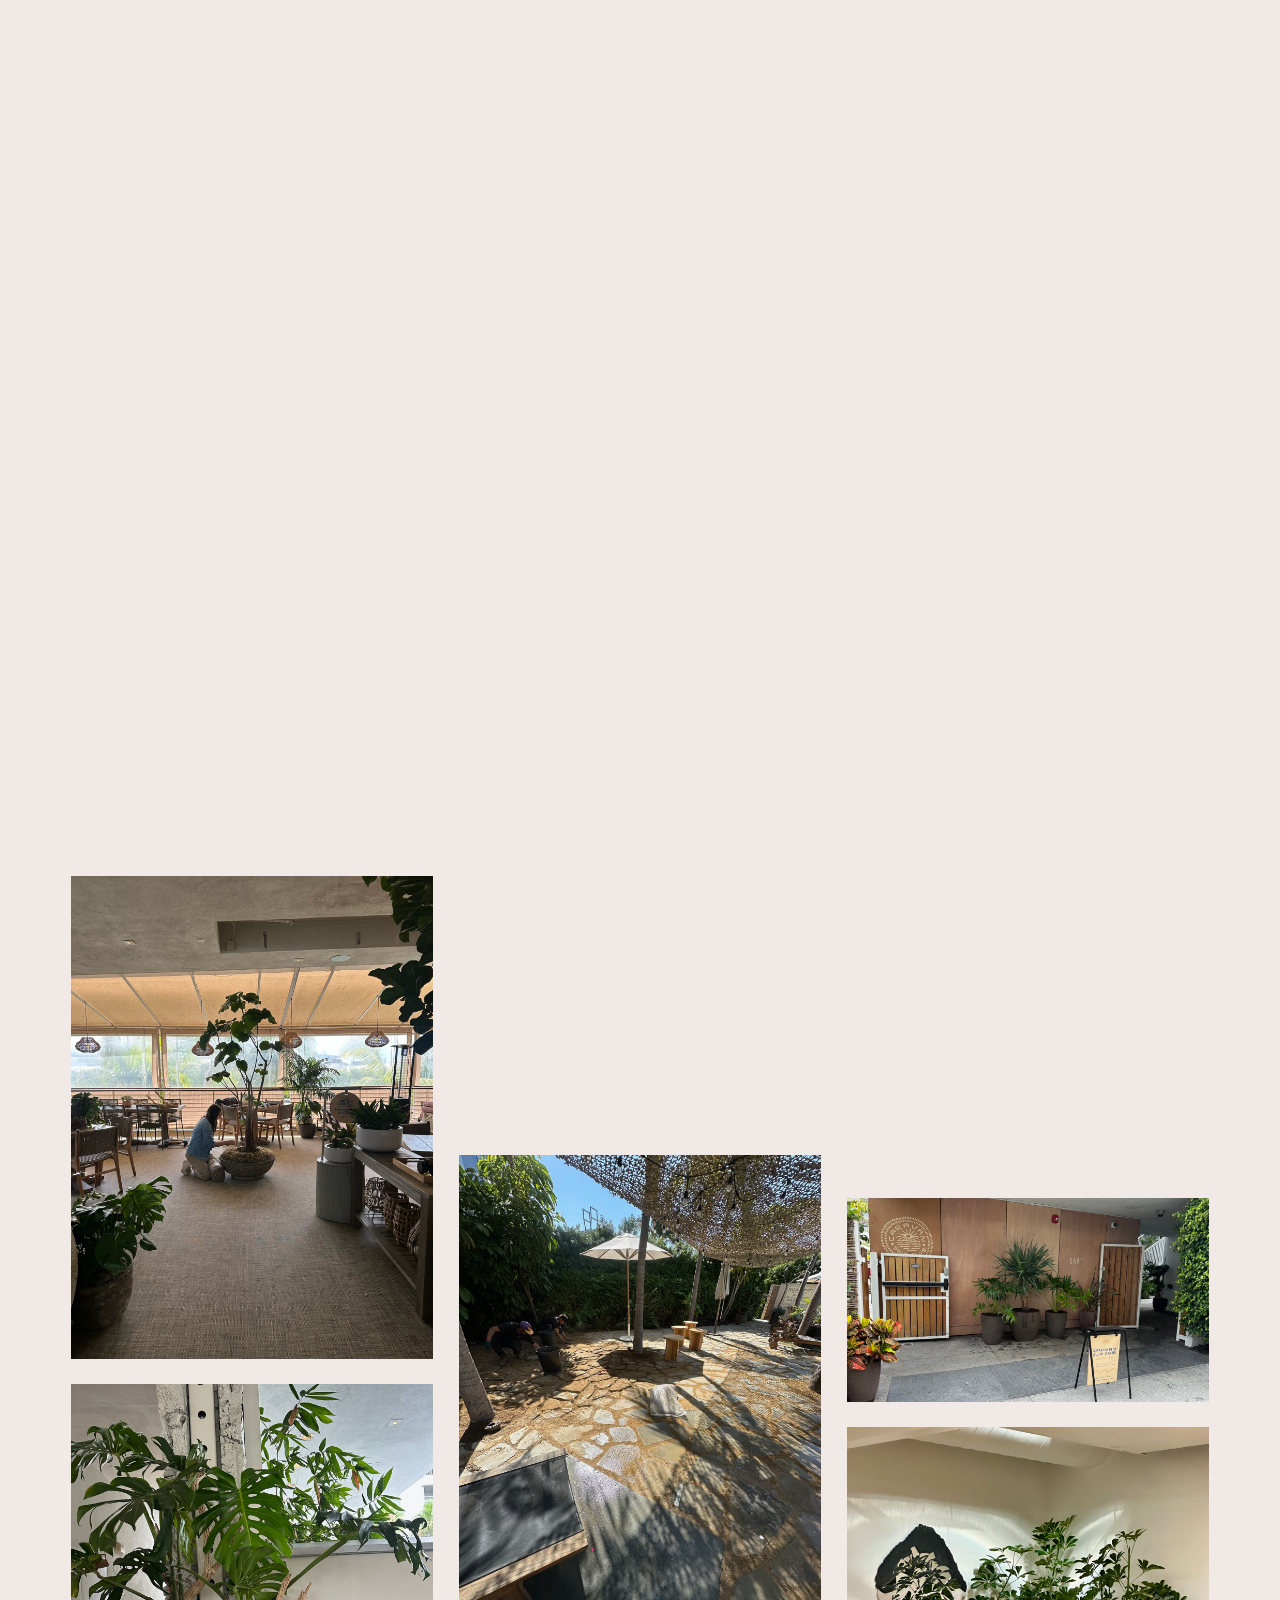
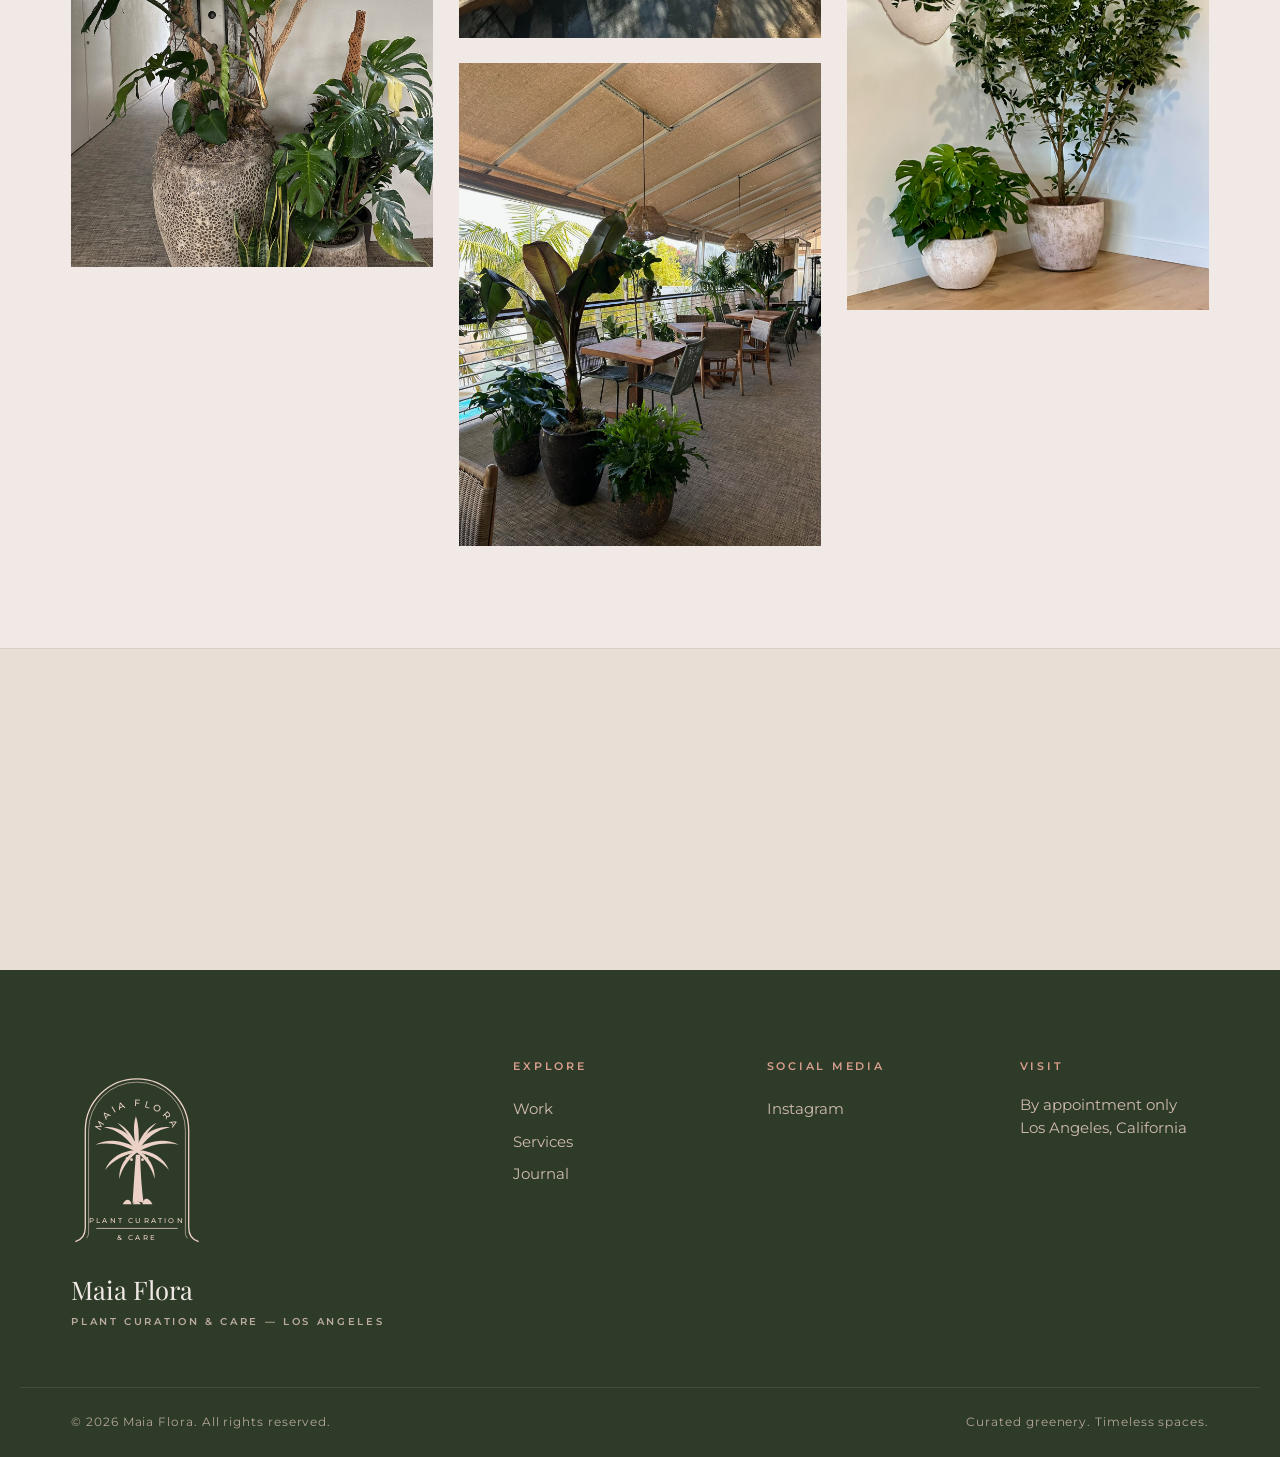
<file: project-caravan-restaurant.html>
<!DOCTYPE html>
<html lang="en">
<head>
<meta charset="UTF-8">
<meta name="viewport" content="width=device-width, initial-scale=1.0">
<title>Caravan Restaurant — Maia Flora</title>
<meta name="description" content="Giant birds of paradise planted through the banquettes of a covered terrace near LAX. A Maia Flora project.">
<link rel="preconnect" href="https://fonts.googleapis.com">
<link rel="preconnect" href="https://fonts.gstatic.com" crossorigin>
<link href="https://fonts.googleapis.com/css2?family=Playfair+Display:ital,wght@0,400;0,500;0,600;1,400;1,500&family=Montserrat:wght@400;500;600&display=swap" rel="stylesheet">
<link rel="stylesheet" href="css/style.css?v=11">
<link rel="icon" type="image/svg+xml" href='data:image/svg+xml,<svg xmlns="http://www.w3.org/2000/svg" viewBox="0 0 48 60"><path d="M4 56 V26 A20 20 0 0 1 44 26 V56" fill="none" stroke="%236b3324" stroke-width="3"/><line x1="24" y1="52" x2="24" y2="26" stroke="%236b3324" stroke-width="3"/><path d="M24 26 C18 20 10 20 6 24 M24 26 C30 20 38 20 42 24 M24 26 C20 16 12 14 8 15 M24 26 C28 16 36 14 40 15 M24 26 C23 16 18 10 14 8 M24 26 C25 16 30 10 34 8 M24 26 L24 12" stroke="%236b3324" stroke-width="2.4" fill="none" stroke-linecap="round"/></svg>'>
</head>
<body>

<svg width="0" height="0" style="position:absolute" aria-hidden="true">
  <defs>
    <symbol id="mf-badge" viewBox="0 0 240 352">
      <path d="M8 332 C22 328 26 318 26 306 L26 130 A94 94 0 0 1 214 130 L214 306 C214 318 218 328 232 332" fill="none" stroke="currentColor" stroke-width="2.4"/>
      <path d="M28 326 C33 321 32 314 32 306 L32 130 A88 88 0 0 1 208 130 L208 306 C208 314 207 321 212 326" fill="none" stroke="currentColor" stroke-width="1.1"/>
      <path id="mf-arc" d="M48 158 A72 72 0 0 1 192 158" fill="none"/>
      <text font-family="Montserrat, sans-serif" font-size="17" font-weight="500" letter-spacing="6" fill="currentColor">
        <textPath href="#mf-arc" startOffset="50%" text-anchor="middle">MAIA FLORA</textPath>
      </text>
      <g fill="currentColor">
        <path d="M120 170 C104 144 84 128 60 124 C86 120 112 138 122 162 Z"/>
        <path d="M120 170 C98 156 68 150 44 156 C70 142 104 150 120 164 Z"/>
        <path d="M120 170 C100 172 76 184 62 202 C70 180 94 166 118 166 Z"/>
        <path d="M120 170 C104 182 92 200 88 218 C86 196 100 176 116 168 Z"/>
        <path d="M120 170 C136 144 156 128 180 124 C154 120 128 138 118 162 Z"/>
        <path d="M120 170 C142 156 172 150 196 156 C170 142 136 150 120 164 Z"/>
        <path d="M120 170 C140 172 164 184 178 202 C170 180 146 166 122 166 Z"/>
        <path d="M120 170 C136 182 148 200 152 218 C154 196 140 176 124 168 Z"/>
        <path d="M120 170 C114 142 112 122 118 104 C124 122 124 146 122 170 Z"/>
        <path d="M120 170 C110 146 100 130 84 116 C102 124 116 144 122 166 Z"/>
        <path d="M120 170 C130 146 140 130 156 116 C138 124 124 144 118 166 Z"/>
        <circle cx="108" cy="176" r="3"/><circle cx="102" cy="181" r="2.6"/><circle cx="110" cy="183" r="2.6"/>
        <circle cx="132" cy="176" r="3"/><circle cx="138" cy="181" r="2.6"/><circle cx="130" cy="183" r="2.6"/>
        <path d="M112 262 C114 230 116 198 118 174 L126 174 C126 198 128 230 132 262 C125 259 119 259 112 262 Z"/>
        <path d="M94 264 C100 252 108 254 110 264 Z"/>
        <path d="M130 264 C132 250 142 252 148 264 Z"/>
        <path d="M112 264 C117 257 123 257 127 264 Z"/>
      </g>
      <text x="120" y="298" font-family="Montserrat, sans-serif" font-size="13.5" font-weight="500" letter-spacing="4" text-anchor="middle" fill="currentColor">PLANT CURATION</text>
      <line x1="46" y1="308" x2="194" y2="308" stroke="currentColor" stroke-width="1.4"/>
      <text x="120" y="330" font-family="Montserrat, sans-serif" font-size="13.5" font-weight="500" letter-spacing="4" text-anchor="middle" fill="currentColor">&amp; CARE</text>
    </symbol>
  </defs>
</svg>

<header class="nav" id="nav">
  <a href="index.html" class="nav__brand">
    <svg viewBox="0 0 48 60" class="arch-mark" aria-hidden="true">
      <path class="arch-line" d="M4 56 V26 A20 20 0 0 1 44 26 V56" fill="none"/>
      <g class="palm-lines">
        <line x1="24" y1="52" x2="24" y2="26"/>
        <path d="M24 26 C18 20 10 20 6 24"/>
        <path d="M24 26 C30 20 38 20 42 24"/>
        <path d="M24 26 C20 16 12 14 8 15"/>
        <path d="M24 26 C28 16 36 14 40 15"/>
        <path d="M24 26 C23 16 18 10 14 8"/>
        <path d="M24 26 C25 16 30 10 34 8"/>
        <line x1="24" y1="26" x2="24" y2="12"/>
      </g>
    </svg>
    <span class="nav__brand-text">
      <span class="nav__brand-name">Maia Flora</span>
      <span class="nav__brand-tag">Plant Curation &amp; Care</span>
    </span>
  </a>
  <nav class="nav__links" id="navLinks" aria-label="Primary">
    <a href="index.html#work">Work</a>
    <a href="index.html#services">Services</a>
    <a href="index.html#journal">Journal</a>
    <a href="index.html#contact">Contact</a>
  </nav>
  <div class="nav__actions">
    <a href="index.html#contact" class="btn btn--solid btn--sm">Start a Project</a>
    <button class="nav__burger" id="navBurger" aria-label="Open menu" aria-expanded="false">
      <span></span><span></span>
    </button>
  </div>
</header>

<main>

<section class="page-hero">
  <div class="page-hero__media">
    <img src="img/caravan-restaurant.jpg" alt="Giant birds of paradise rising from striped banquettes on the covered terrace" onerror="this.remove()">
    <div class="page-hero__scrim"></div>
  </div>
  <div class="page-hero__inner container">
    <span class="chip">Hospitality</span>
    <h1 class="page-hero__title">Caravan Restaurant</h1>
    <p class="page-hero__loc">Near LAX, Los Angeles, CA</p>
  </div>
</section>

<section class="project-intro">
  <div class="container project-intro__grid">
    <div class="project-intro__body">
      <p class="eyebrow">The Project</p>
      <h2>A dining terrace where the garden <em>sits at the table</em>.</h2>
      <p>At Caravan, the planting doesn't decorate the terrace — it inhabits it. Giant bird of paradise and broad-leafed alocasia rise straight out of the banquette line, so every table sits inside the garden rather than beside it.</p>
      <p>The terrace is covered but open, which sets the brief: tropical scale that thrives in bright shade, tolerates the coastal air near the runway corridor, and never crowds a sight line to the room. Kentia palms hold the corners; the big foliage does the theater.</p>
      <p>Under the shade canopy, woven pendants and warm striped linen keep the mood residential; the planting keeps it wild — ponytail palms in carved stone, monstera climbing the reclaimed posts, and sculptural beds carrying the green out to the street.</p>
    </div>
    <aside class="facts reveal">
      <dl>
        <div><dt>Location</dt><dd>Near LAX, Los Angeles, CA</dd></div>
        <div><dt>Setting</dt><dd>Covered dining terrace</dd></div>
        <div><dt>Type</dt><dd>Hospitality</dd></div>
        <div><dt>Scope</dt><dd>Plant curation, design &amp; installation, ongoing care</dd></div>
      </dl>
    </aside>
  </div>
</section>

<section class="gallery">
  <div class="container">
    <div class="gallery__grid gallery__grid--masonry">
      <figure class="reveal"><img src="img/caravan-restaurant.jpg" alt="The planted banquette spine — birds of paradise and alocasia over striped cushions" width="1800" height="1012" loading="lazy" onerror="this.parentElement.remove()"></figure>
      <figure class="reveal"><img src="img/caravan-g00.jpg" alt="Ponytail palm in a carved stone planter" width="1400" height="1866" loading="lazy" onerror="this.parentElement.remove()"></figure>
      <figure class="reveal"><img src="img/caravan-g01.jpg" alt="Ponytail palm anchoring the dining terrace" width="1400" height="1866" loading="lazy" onerror="this.parentElement.remove()"></figure>
      <figure class="reveal"><img src="img/caravan-g02.jpg" alt="Ponytail palm and bench at the terrace entry" width="1400" height="1866" loading="lazy" onerror="this.parentElement.remove()"></figure>
      <figure class="reveal"><img src="img/caravan-g03.jpg" alt="Dining tables beneath the climbing monstera columns" width="1400" height="1866" loading="lazy" onerror="this.parentElement.remove()"></figure>
      <figure class="reveal"><img src="img/caravan-g04.jpg" alt="Woven pendants over the planted dining room" width="1400" height="1866" loading="lazy" onerror="this.parentElement.remove()"></figure>
      <figure class="reveal"><img src="img/caravan-g05.jpg" alt="The team dressing a planter between tables" width="1400" height="1866" loading="lazy" onerror="this.parentElement.remove()"></figure>
      <figure class="reveal"><img src="img/caravan-g06.jpg" alt="Monstera vines climbing the reclaimed wood posts" width="1400" height="1866" loading="lazy" onerror="this.parentElement.remove()"></figure>
      <figure class="reveal"><img src="img/caravan-g07.jpg" alt="Monstera foliage detail on the trellis posts" width="1400" height="1866" loading="lazy" onerror="this.parentElement.remove()"></figure>
      <figure class="reveal"><img src="img/caravan-g08.jpg" alt="Layered monstera grouping against the white wall" width="1400" height="1866" loading="lazy" onerror="this.parentElement.remove()"></figure>
      <figure class="reveal"><img src="img/caravan-g09.jpg" alt="Florals at the terrazzo host counter" width="1400" height="1866" loading="lazy" onerror="this.parentElement.remove()"></figure>
      <figure class="reveal"><img src="img/caravan-g10.jpg" alt="Tropical floral arrangement in the dining room" width="1400" height="1866" loading="lazy" onerror="this.parentElement.remove()"></figure>
      <figure class="reveal"><img src="img/caravan-g11.jpg" alt="Strelitzia with burgundy foliage beside the banquette" width="1400" height="1866" loading="lazy" onerror="this.parentElement.remove()"></figure>
      <figure class="reveal"><img src="img/caravan-g12.jpg" alt="Burgundy strelitzia foliage detail" width="1400" height="1866" loading="lazy" onerror="this.parentElement.remove()"></figure>
      <figure class="reveal"><img src="img/caravan-g13.jpg" alt="Flagstone patio shaded by the olive tree" width="1400" height="1866" loading="lazy" onerror="this.parentElement.remove()"></figure>
      <figure class="reveal"><img src="img/caravan-g14.jpg" alt="Strelitzia over the corner tables, palms beyond" width="1400" height="1866" loading="lazy" onerror="this.parentElement.remove()"></figure>
      <figure class="reveal"><img src="img/caravan-g15.jpg" alt="The planted terrace above the boardwalk deck" width="1400" height="1866" loading="lazy" onerror="this.parentElement.remove()"></figure>
      <figure class="reveal"><img src="img/caravan-g16.jpg" alt="Planting day — a root ball going into the terrace bed" width="1400" height="1866" loading="lazy" onerror="this.parentElement.remove()"></figure>
      <figure class="reveal"><img src="img/caravan-g17.jpg" alt="Ficus canopy between the window tables" width="1400" height="1866" loading="lazy" onerror="this.parentElement.remove()"></figure>
      <figure class="reveal"><img src="img/caravan-g18.jpg" alt="Sculptural pachypodiums in the exterior bed" width="1400" height="2488" loading="lazy" onerror="this.parentElement.remove()"></figure>
      <figure class="reveal"><img src="img/caravan-g19.jpg" alt="Clipped domes in the white planter boxes" width="1400" height="2488" loading="lazy" onerror="this.parentElement.remove()"></figure>
      <figure class="reveal"><img src="img/caravan-g20.jpg" alt="Pachypodium and succulent bed along the drive" width="1400" height="788" loading="lazy" onerror="this.parentElement.remove()"></figure>
      <figure class="reveal"><img src="img/caravan-g21.jpg" alt="Potted palms flanking the entry" width="1400" height="788" loading="lazy" onerror="this.parentElement.remove()"></figure>
      <figure class="reveal"><img src="img/caravan-g22.jpg" alt="Schefflera silhouette against the white wall" width="1400" height="1866" loading="lazy" onerror="this.parentElement.remove()"></figure>
    </div>
  </div>
</section>

<section class="band">
  <div class="container reveal">
    <h2>Have a space that wants <em>this treatment</em>?</h2>
    <a href="index.html#contact" class="btn btn--solid">Book a Consultation</a>
  </div>
</section>


</main>

<footer class="footer">
  <div class="container footer__grid">
    <div class="footer__brand">
      <svg class="badge badge--footer" aria-hidden="true"><use href="#mf-badge"/></svg>
      <p class="footer__name">Maia Flora</p>
      <p class="footer__tag">Plant Curation &amp; Care — Los Angeles</p>
    </div>
    <nav class="footer__col" aria-label="Explore">
      <h4>Explore</h4>
      <a href="index.html#work">Work</a>
      <a href="index.html#services">Services</a>
      <a href="index.html#journal">Journal</a>
    </nav>
    <nav class="footer__col" aria-label="Social media">
      <h4>Social Media</h4>
      <a href="https://www.instagram.com/maiaflorala/" target="_blank" rel="noopener">Instagram</a>
    </nav>
    <div class="footer__col">
      <h4>Visit</h4>
      <p>By appointment only<br>Los Angeles, California</p>
    </div>
  </div>
  <div class="container footer__base">
    <span>© 2026 Maia Flora. All rights reserved.</span>
    <span>Curated greenery. Timeless spaces.</span>
  </div>
</footer>

<script src="js/main.js?v=10"></script>
</body>
</html>
</file>
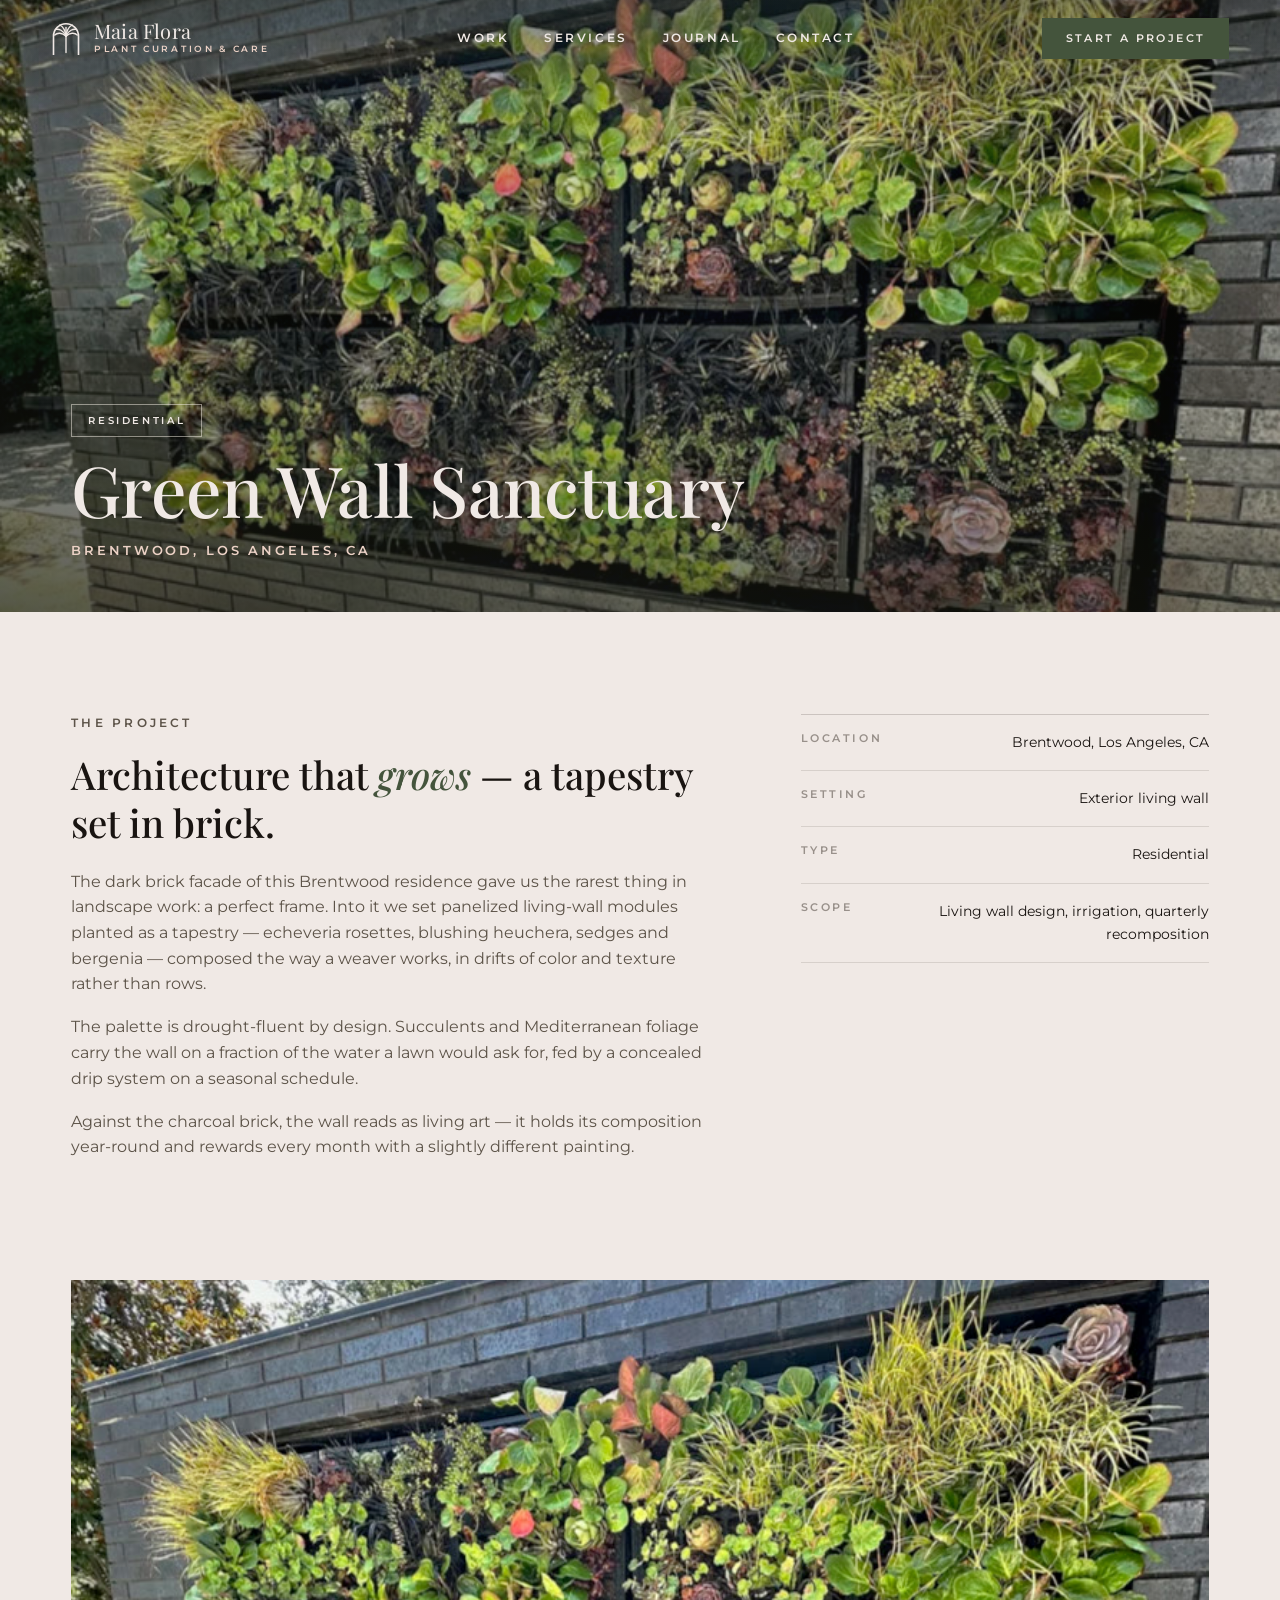
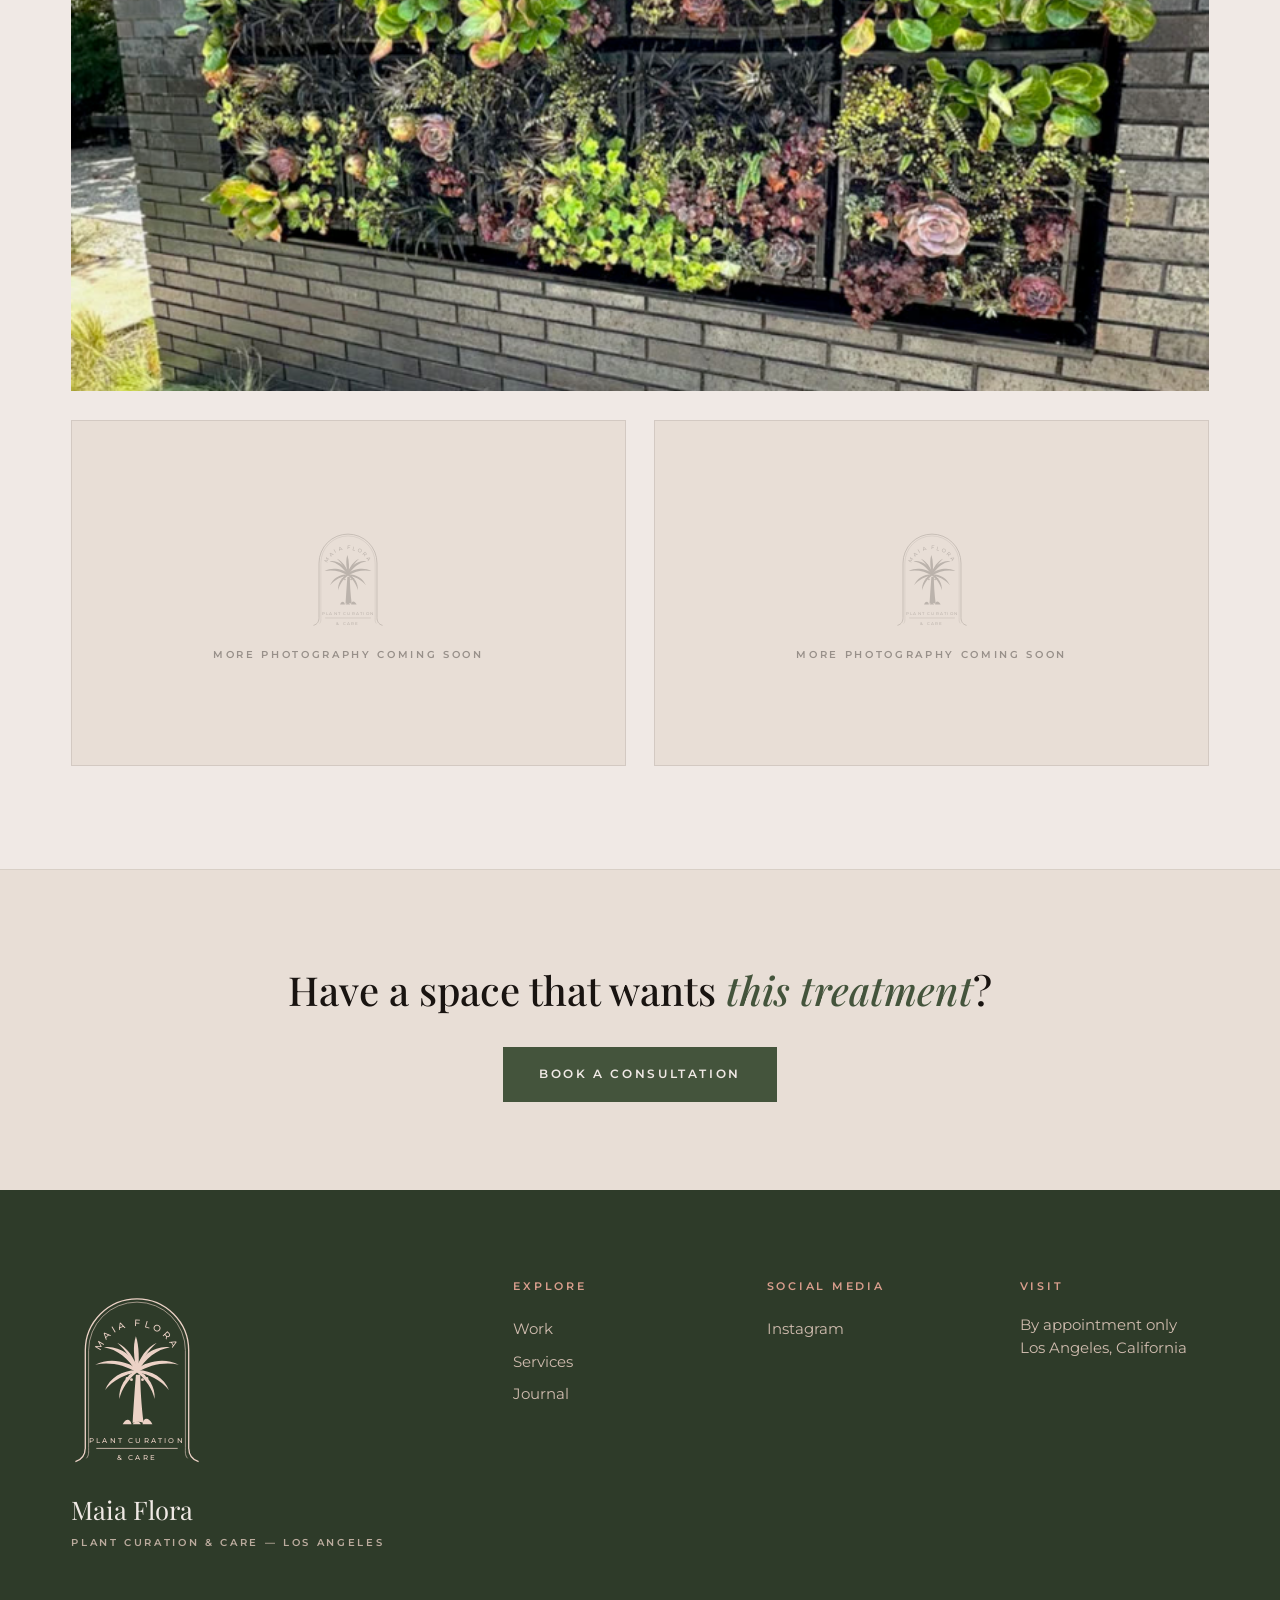
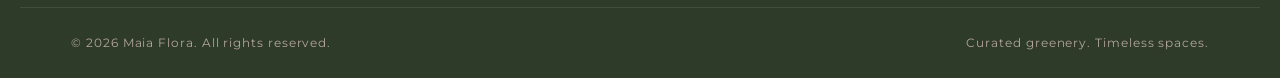
<file: project-green-wall-sanctuary.html>
<!DOCTYPE html>
<html lang="en">
<head>
<meta charset="UTF-8">
<meta name="viewport" content="width=device-width, initial-scale=1.0">
<title>Green Wall Sanctuary — Maia Flora</title>
<meta name="description" content="A framed succulent living wall on dark brick in Brentwood — a drought-fluent tapestry. A Maia Flora project.">
<link rel="preconnect" href="https://fonts.googleapis.com">
<link rel="preconnect" href="https://fonts.gstatic.com" crossorigin>
<link href="https://fonts.googleapis.com/css2?family=Playfair+Display:ital,wght@0,400;0,500;0,600;1,400;1,500&family=Montserrat:wght@400;500;600&display=swap" rel="stylesheet">
<link rel="stylesheet" href="css/style.css?v=11">
<link rel="icon" type="image/svg+xml" href='data:image/svg+xml,<svg xmlns="http://www.w3.org/2000/svg" viewBox="0 0 48 60"><path d="M4 56 V26 A20 20 0 0 1 44 26 V56" fill="none" stroke="%236b3324" stroke-width="3"/><line x1="24" y1="52" x2="24" y2="26" stroke="%236b3324" stroke-width="3"/><path d="M24 26 C18 20 10 20 6 24 M24 26 C30 20 38 20 42 24 M24 26 C20 16 12 14 8 15 M24 26 C28 16 36 14 40 15 M24 26 C23 16 18 10 14 8 M24 26 C25 16 30 10 34 8 M24 26 L24 12" stroke="%236b3324" stroke-width="2.4" fill="none" stroke-linecap="round"/></svg>'>
</head>
<body>

<svg width="0" height="0" style="position:absolute" aria-hidden="true">
  <defs>
    <symbol id="mf-badge" viewBox="0 0 240 352">
      <path d="M8 332 C22 328 26 318 26 306 L26 130 A94 94 0 0 1 214 130 L214 306 C214 318 218 328 232 332" fill="none" stroke="currentColor" stroke-width="2.4"/>
      <path d="M28 326 C33 321 32 314 32 306 L32 130 A88 88 0 0 1 208 130 L208 306 C208 314 207 321 212 326" fill="none" stroke="currentColor" stroke-width="1.1"/>
      <path id="mf-arc" d="M48 158 A72 72 0 0 1 192 158" fill="none"/>
      <text font-family="Montserrat, sans-serif" font-size="17" font-weight="500" letter-spacing="6" fill="currentColor">
        <textPath href="#mf-arc" startOffset="50%" text-anchor="middle">MAIA FLORA</textPath>
      </text>
      <g fill="currentColor">
        <path d="M120 170 C104 144 84 128 60 124 C86 120 112 138 122 162 Z"/>
        <path d="M120 170 C98 156 68 150 44 156 C70 142 104 150 120 164 Z"/>
        <path d="M120 170 C100 172 76 184 62 202 C70 180 94 166 118 166 Z"/>
        <path d="M120 170 C104 182 92 200 88 218 C86 196 100 176 116 168 Z"/>
        <path d="M120 170 C136 144 156 128 180 124 C154 120 128 138 118 162 Z"/>
        <path d="M120 170 C142 156 172 150 196 156 C170 142 136 150 120 164 Z"/>
        <path d="M120 170 C140 172 164 184 178 202 C170 180 146 166 122 166 Z"/>
        <path d="M120 170 C136 182 148 200 152 218 C154 196 140 176 124 168 Z"/>
        <path d="M120 170 C114 142 112 122 118 104 C124 122 124 146 122 170 Z"/>
        <path d="M120 170 C110 146 100 130 84 116 C102 124 116 144 122 166 Z"/>
        <path d="M120 170 C130 146 140 130 156 116 C138 124 124 144 118 166 Z"/>
        <circle cx="108" cy="176" r="3"/><circle cx="102" cy="181" r="2.6"/><circle cx="110" cy="183" r="2.6"/>
        <circle cx="132" cy="176" r="3"/><circle cx="138" cy="181" r="2.6"/><circle cx="130" cy="183" r="2.6"/>
        <path d="M112 262 C114 230 116 198 118 174 L126 174 C126 198 128 230 132 262 C125 259 119 259 112 262 Z"/>
        <path d="M94 264 C100 252 108 254 110 264 Z"/>
        <path d="M130 264 C132 250 142 252 148 264 Z"/>
        <path d="M112 264 C117 257 123 257 127 264 Z"/>
      </g>
      <text x="120" y="298" font-family="Montserrat, sans-serif" font-size="13.5" font-weight="500" letter-spacing="4" text-anchor="middle" fill="currentColor">PLANT CURATION</text>
      <line x1="46" y1="308" x2="194" y2="308" stroke="currentColor" stroke-width="1.4"/>
      <text x="120" y="330" font-family="Montserrat, sans-serif" font-size="13.5" font-weight="500" letter-spacing="4" text-anchor="middle" fill="currentColor">&amp; CARE</text>
    </symbol>
  </defs>
</svg>

<header class="nav" id="nav">
  <a href="index.html" class="nav__brand">
    <svg viewBox="0 0 48 60" class="arch-mark" aria-hidden="true">
      <path class="arch-line" d="M4 56 V26 A20 20 0 0 1 44 26 V56" fill="none"/>
      <g class="palm-lines">
        <line x1="24" y1="52" x2="24" y2="26"/>
        <path d="M24 26 C18 20 10 20 6 24"/>
        <path d="M24 26 C30 20 38 20 42 24"/>
        <path d="M24 26 C20 16 12 14 8 15"/>
        <path d="M24 26 C28 16 36 14 40 15"/>
        <path d="M24 26 C23 16 18 10 14 8"/>
        <path d="M24 26 C25 16 30 10 34 8"/>
        <line x1="24" y1="26" x2="24" y2="12"/>
      </g>
    </svg>
    <span class="nav__brand-text">
      <span class="nav__brand-name">Maia Flora</span>
      <span class="nav__brand-tag">Plant Curation &amp; Care</span>
    </span>
  </a>
  <nav class="nav__links" id="navLinks" aria-label="Primary">
    <a href="index.html#work">Work</a>
    <a href="index.html#services">Services</a>
    <a href="index.html#journal">Journal</a>
    <a href="index.html#contact">Contact</a>
  </nav>
  <div class="nav__actions">
    <a href="index.html#contact" class="btn btn--solid btn--sm">Start a Project</a>
    <button class="nav__burger" id="navBurger" aria-label="Open menu" aria-expanded="false">
      <span></span><span></span>
    </button>
  </div>
</header>

<main>

<section class="page-hero">
  <div class="page-hero__media">
    <img src="img/green-wall.jpg" alt="Succulent living wall set into a dark brick facade" onerror="this.remove()">
    <div class="page-hero__scrim"></div>
  </div>
  <div class="page-hero__inner container">
    <span class="chip">Residential</span>
    <h1 class="page-hero__title">Green Wall Sanctuary</h1>
    <p class="page-hero__loc">Brentwood, Los Angeles, CA</p>
  </div>
</section>

<section class="project-intro">
  <div class="container project-intro__grid">
    <div class="project-intro__body">
      <p class="eyebrow">The Project</p>
      <h2>Architecture that <em>grows</em> — a tapestry set in brick.</h2>
      <p>The dark brick facade of this Brentwood residence gave us the rarest thing in landscape work: a perfect frame. Into it we set panelized living-wall modules planted as a tapestry — echeveria rosettes, blushing heuchera, sedges and bergenia — composed the way a weaver works, in drifts of color and texture rather than rows.</p>
      <p>The palette is drought-fluent by design. Succulents and Mediterranean foliage carry the wall on a fraction of the water a lawn would ask for, fed by a concealed drip system on a seasonal schedule.</p>
      <p>Against the charcoal brick, the wall reads as living art — it holds its composition year-round and rewards every month with a slightly different painting.</p>
    </div>
    <aside class="facts reveal">
      <dl>
        <div><dt>Location</dt><dd>Brentwood, Los Angeles, CA</dd></div>
        <div><dt>Setting</dt><dd>Exterior living wall</dd></div>
        <div><dt>Type</dt><dd>Residential</dd></div>
        <div><dt>Scope</dt><dd>Living wall design, irrigation, quarterly recomposition</dd></div>
      </dl>
    </aside>
  </div>
</section>

<section class="gallery">
  <div class="container">
    <div class="gallery__grid">
      <figure class="shot--wide reveal">
        <img src="img/green-wall.jpg" alt="Succulent drifts across the framed wall panels" loading="lazy" onerror="this.remove()">
      </figure>
      <div class="ph-tile reveal" aria-hidden="true">
        <div class="ph-tile__inner">
          <svg class="badge"><use href="#mf-badge"/></svg>
          <span>More photography coming soon</span>
        </div>
      </div>
      <div class="ph-tile reveal" aria-hidden="true">
        <div class="ph-tile__inner">
          <svg class="badge"><use href="#mf-badge"/></svg>
          <span>More photography coming soon</span>
        </div>
      </div>
    </div>
  </div>
</section>

<section class="band">
  <div class="container reveal">
    <h2>Have a space that wants <em>this treatment</em>?</h2>
    <a href="index.html#contact" class="btn btn--solid">Book a Consultation</a>
  </div>
</section>


</main>

<footer class="footer">
  <div class="container footer__grid">
    <div class="footer__brand">
      <svg class="badge badge--footer" aria-hidden="true"><use href="#mf-badge"/></svg>
      <p class="footer__name">Maia Flora</p>
      <p class="footer__tag">Plant Curation &amp; Care — Los Angeles</p>
    </div>
    <nav class="footer__col" aria-label="Explore">
      <h4>Explore</h4>
      <a href="index.html#work">Work</a>
      <a href="index.html#services">Services</a>
      <a href="index.html#journal">Journal</a>
    </nav>
    <nav class="footer__col" aria-label="Social media">
      <h4>Social Media</h4>
      <a href="https://www.instagram.com/maiaflorala/" target="_blank" rel="noopener">Instagram</a>
    </nav>
    <div class="footer__col">
      <h4>Visit</h4>
      <p>By appointment only<br>Los Angeles, California</p>
    </div>
  </div>
  <div class="container footer__base">
    <span>© 2026 Maia Flora. All rights reserved.</span>
    <span>Curated greenery. Timeless spaces.</span>
  </div>
</footer>

<script src="js/main.js?v=10"></script>
</body>
</html>
</file>
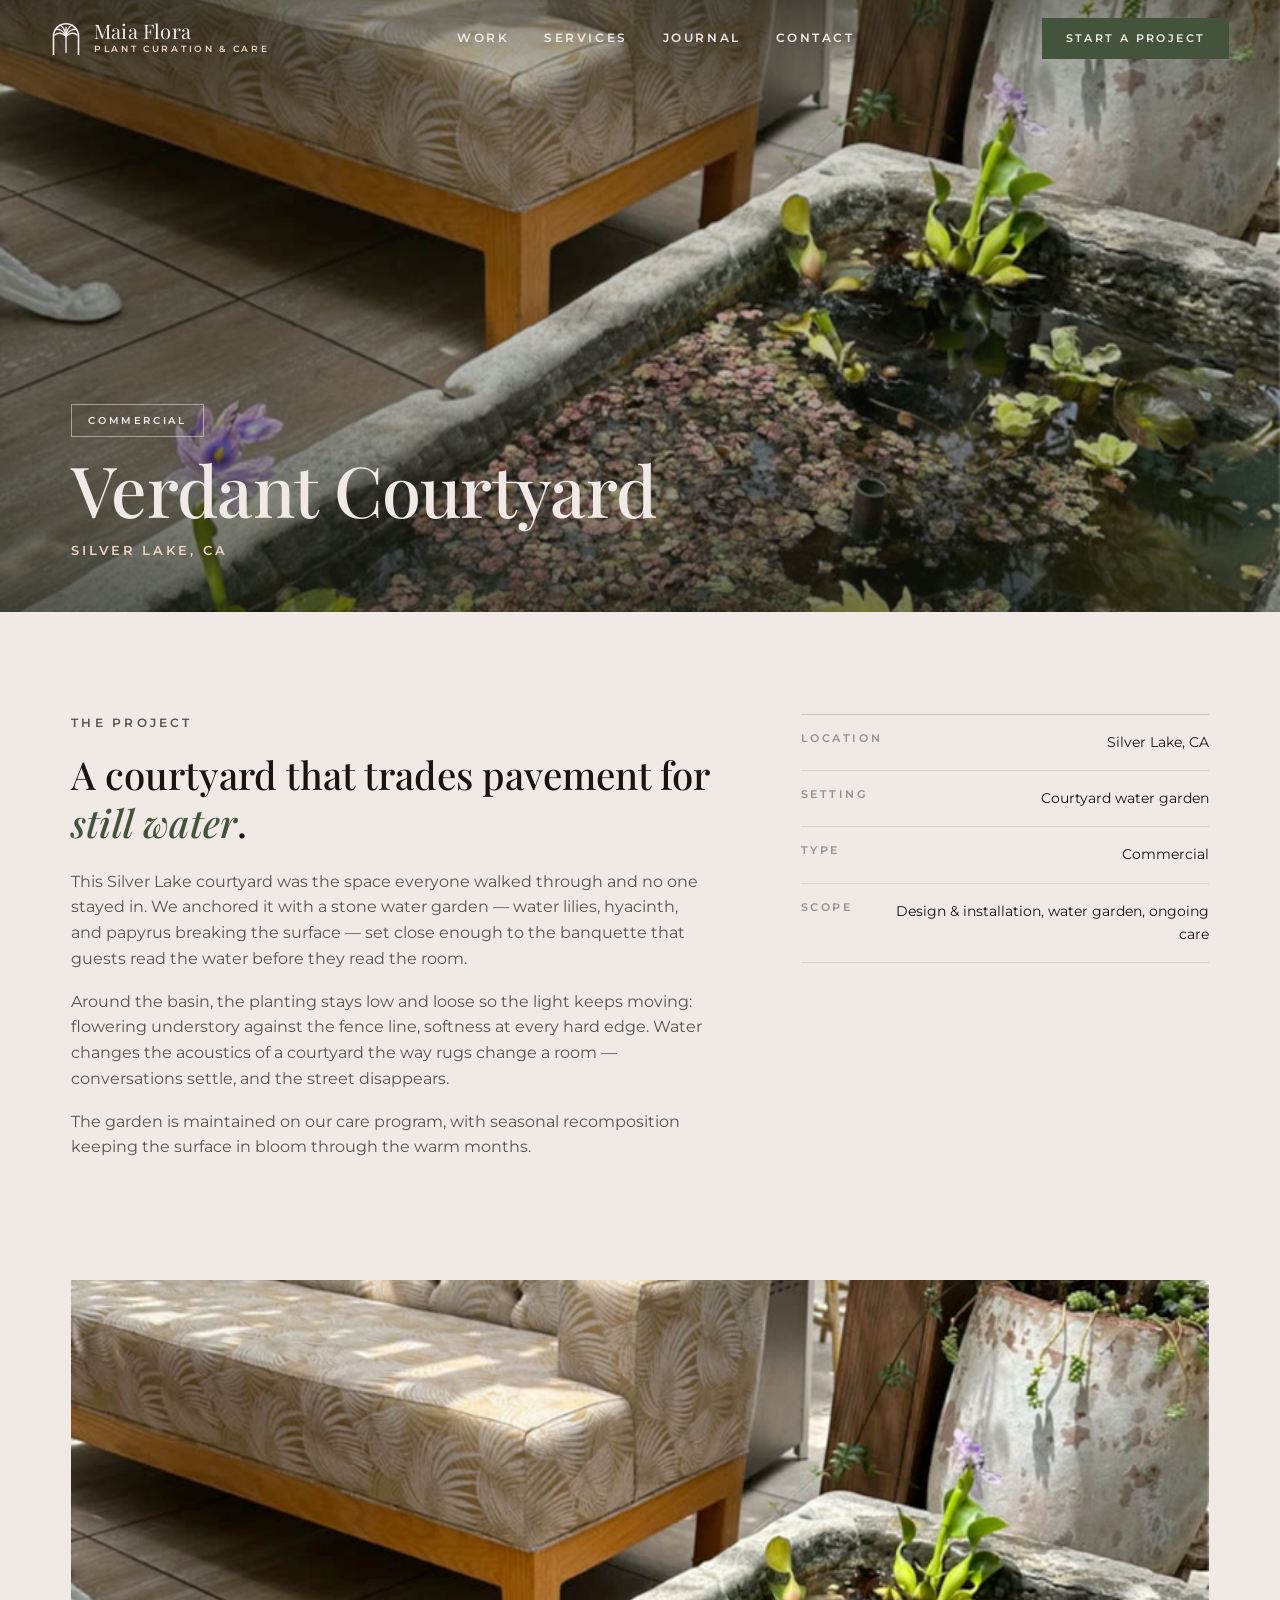
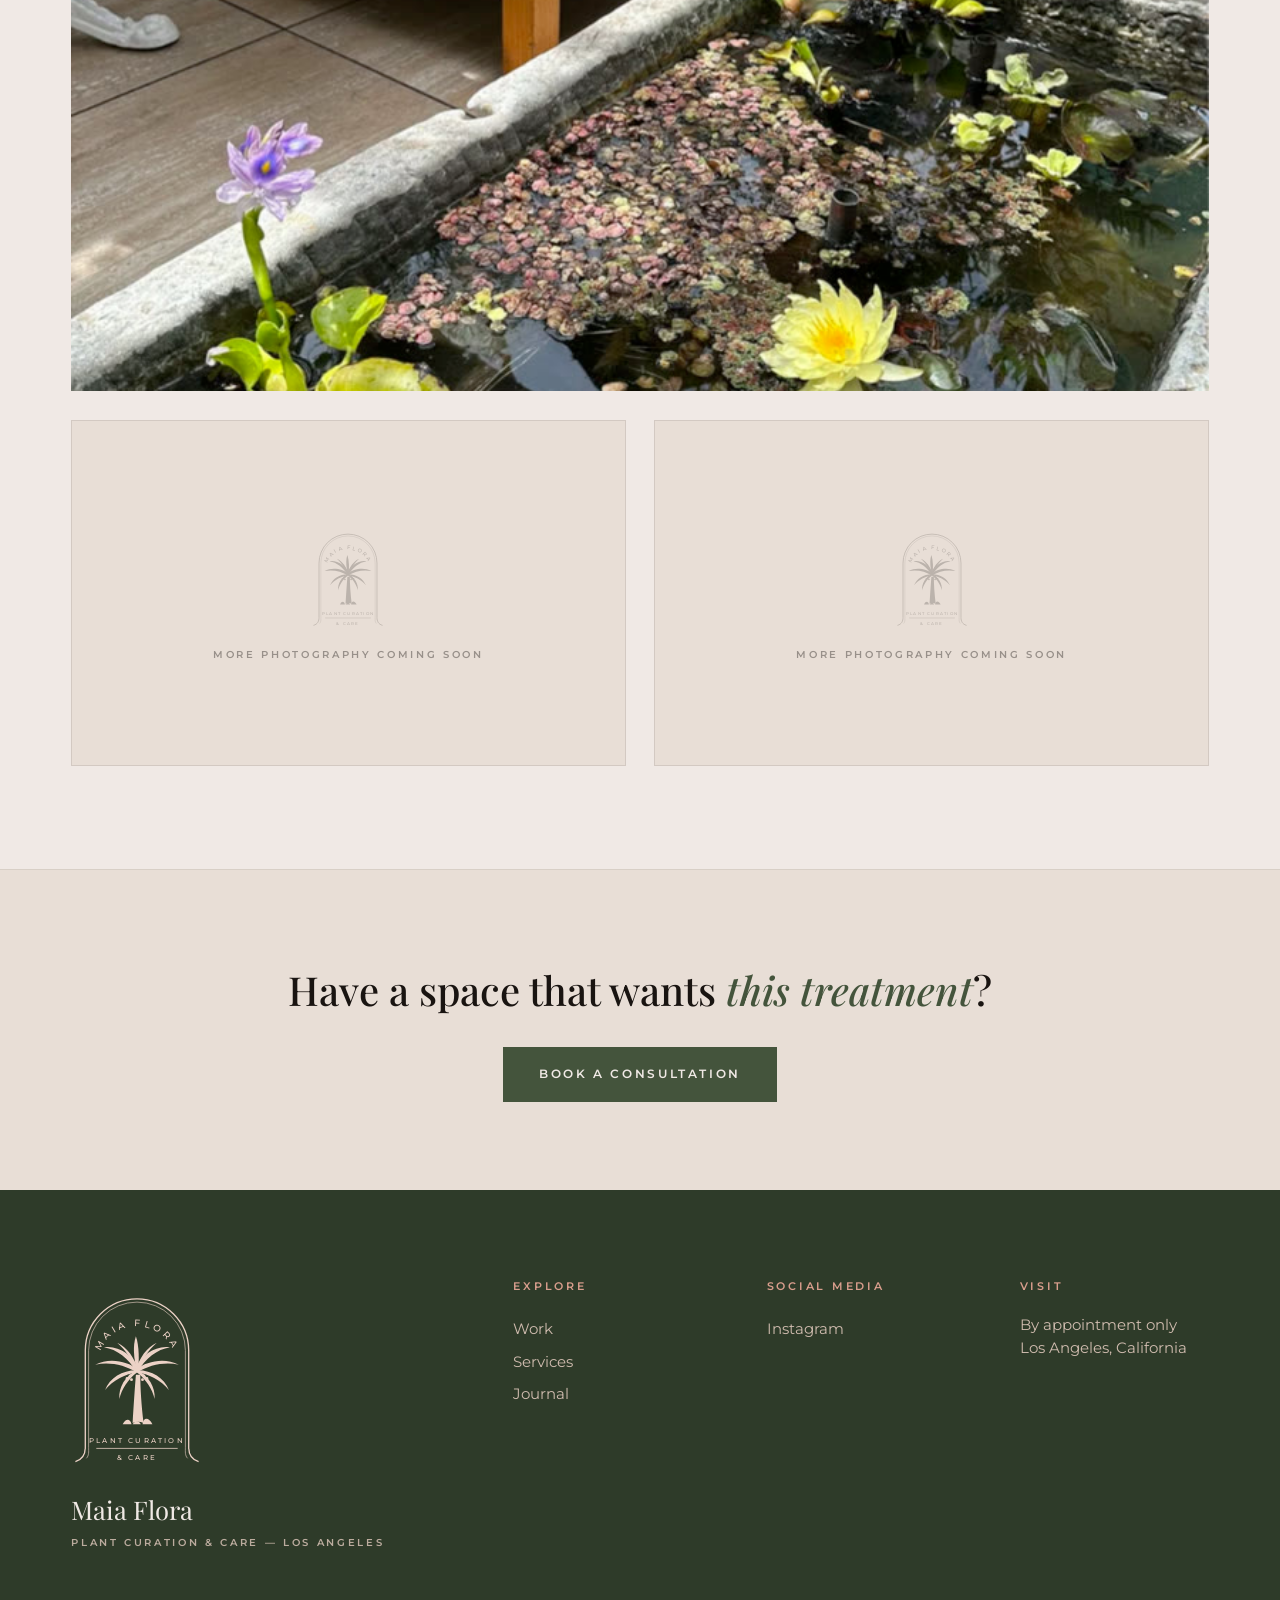
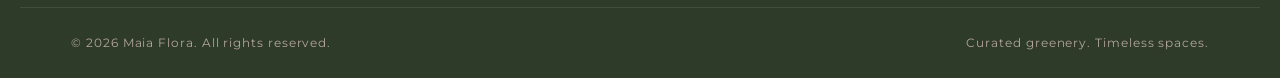
<file: project-verdant-courtyard.html>
<!DOCTYPE html>
<html lang="en">
<head>
<meta charset="UTF-8">
<meta name="viewport" content="width=device-width, initial-scale=1.0">
<title>Verdant Courtyard — Maia Flora</title>
<meta name="description" content="A Silver Lake courtyard turned water garden — lilies, water hyacinth, and stone. A Maia Flora project.">
<link rel="preconnect" href="https://fonts.googleapis.com">
<link rel="preconnect" href="https://fonts.gstatic.com" crossorigin>
<link href="https://fonts.googleapis.com/css2?family=Playfair+Display:ital,wght@0,400;0,500;0,600;1,400;1,500&family=Montserrat:wght@400;500;600&display=swap" rel="stylesheet">
<link rel="stylesheet" href="css/style.css?v=11">
<link rel="icon" type="image/svg+xml" href='data:image/svg+xml,<svg xmlns="http://www.w3.org/2000/svg" viewBox="0 0 48 60"><path d="M4 56 V26 A20 20 0 0 1 44 26 V56" fill="none" stroke="%236b3324" stroke-width="3"/><line x1="24" y1="52" x2="24" y2="26" stroke="%236b3324" stroke-width="3"/><path d="M24 26 C18 20 10 20 6 24 M24 26 C30 20 38 20 42 24 M24 26 C20 16 12 14 8 15 M24 26 C28 16 36 14 40 15 M24 26 C23 16 18 10 14 8 M24 26 C25 16 30 10 34 8 M24 26 L24 12" stroke="%236b3324" stroke-width="2.4" fill="none" stroke-linecap="round"/></svg>'>
</head>
<body>

<svg width="0" height="0" style="position:absolute" aria-hidden="true">
  <defs>
    <symbol id="mf-badge" viewBox="0 0 240 352">
      <path d="M8 332 C22 328 26 318 26 306 L26 130 A94 94 0 0 1 214 130 L214 306 C214 318 218 328 232 332" fill="none" stroke="currentColor" stroke-width="2.4"/>
      <path d="M28 326 C33 321 32 314 32 306 L32 130 A88 88 0 0 1 208 130 L208 306 C208 314 207 321 212 326" fill="none" stroke="currentColor" stroke-width="1.1"/>
      <path id="mf-arc" d="M48 158 A72 72 0 0 1 192 158" fill="none"/>
      <text font-family="Montserrat, sans-serif" font-size="17" font-weight="500" letter-spacing="6" fill="currentColor">
        <textPath href="#mf-arc" startOffset="50%" text-anchor="middle">MAIA FLORA</textPath>
      </text>
      <g fill="currentColor">
        <path d="M120 170 C104 144 84 128 60 124 C86 120 112 138 122 162 Z"/>
        <path d="M120 170 C98 156 68 150 44 156 C70 142 104 150 120 164 Z"/>
        <path d="M120 170 C100 172 76 184 62 202 C70 180 94 166 118 166 Z"/>
        <path d="M120 170 C104 182 92 200 88 218 C86 196 100 176 116 168 Z"/>
        <path d="M120 170 C136 144 156 128 180 124 C154 120 128 138 118 162 Z"/>
        <path d="M120 170 C142 156 172 150 196 156 C170 142 136 150 120 164 Z"/>
        <path d="M120 170 C140 172 164 184 178 202 C170 180 146 166 122 166 Z"/>
        <path d="M120 170 C136 182 148 200 152 218 C154 196 140 176 124 168 Z"/>
        <path d="M120 170 C114 142 112 122 118 104 C124 122 124 146 122 170 Z"/>
        <path d="M120 170 C110 146 100 130 84 116 C102 124 116 144 122 166 Z"/>
        <path d="M120 170 C130 146 140 130 156 116 C138 124 124 144 118 166 Z"/>
        <circle cx="108" cy="176" r="3"/><circle cx="102" cy="181" r="2.6"/><circle cx="110" cy="183" r="2.6"/>
        <circle cx="132" cy="176" r="3"/><circle cx="138" cy="181" r="2.6"/><circle cx="130" cy="183" r="2.6"/>
        <path d="M112 262 C114 230 116 198 118 174 L126 174 C126 198 128 230 132 262 C125 259 119 259 112 262 Z"/>
        <path d="M94 264 C100 252 108 254 110 264 Z"/>
        <path d="M130 264 C132 250 142 252 148 264 Z"/>
        <path d="M112 264 C117 257 123 257 127 264 Z"/>
      </g>
      <text x="120" y="298" font-family="Montserrat, sans-serif" font-size="13.5" font-weight="500" letter-spacing="4" text-anchor="middle" fill="currentColor">PLANT CURATION</text>
      <line x1="46" y1="308" x2="194" y2="308" stroke="currentColor" stroke-width="1.4"/>
      <text x="120" y="330" font-family="Montserrat, sans-serif" font-size="13.5" font-weight="500" letter-spacing="4" text-anchor="middle" fill="currentColor">&amp; CARE</text>
    </symbol>
  </defs>
</svg>

<header class="nav" id="nav">
  <a href="index.html" class="nav__brand">
    <svg viewBox="0 0 48 60" class="arch-mark" aria-hidden="true">
      <path class="arch-line" d="M4 56 V26 A20 20 0 0 1 44 26 V56" fill="none"/>
      <g class="palm-lines">
        <line x1="24" y1="52" x2="24" y2="26"/>
        <path d="M24 26 C18 20 10 20 6 24"/>
        <path d="M24 26 C30 20 38 20 42 24"/>
        <path d="M24 26 C20 16 12 14 8 15"/>
        <path d="M24 26 C28 16 36 14 40 15"/>
        <path d="M24 26 C23 16 18 10 14 8"/>
        <path d="M24 26 C25 16 30 10 34 8"/>
        <line x1="24" y1="26" x2="24" y2="12"/>
      </g>
    </svg>
    <span class="nav__brand-text">
      <span class="nav__brand-name">Maia Flora</span>
      <span class="nav__brand-tag">Plant Curation &amp; Care</span>
    </span>
  </a>
  <nav class="nav__links" id="navLinks" aria-label="Primary">
    <a href="index.html#work">Work</a>
    <a href="index.html#services">Services</a>
    <a href="index.html#journal">Journal</a>
    <a href="index.html#contact">Contact</a>
  </nav>
  <div class="nav__actions">
    <a href="index.html#contact" class="btn btn--solid btn--sm">Start a Project</a>
    <button class="nav__burger" id="navBurger" aria-label="Open menu" aria-expanded="false">
      <span></span><span></span>
    </button>
  </div>
</header>

<main>

<section class="page-hero">
  <div class="page-hero__media">
    <img src="img/verdant-courtyard.jpg" alt="Courtyard water garden with lilies beside a banquette" onerror="this.remove()">
    <div class="page-hero__scrim"></div>
  </div>
  <div class="page-hero__inner container">
    <span class="chip">Commercial</span>
    <h1 class="page-hero__title">Verdant Courtyard</h1>
    <p class="page-hero__loc">Silver Lake, CA</p>
  </div>
</section>

<section class="project-intro">
  <div class="container project-intro__grid">
    <div class="project-intro__body">
      <p class="eyebrow">The Project</p>
      <h2>A courtyard that trades pavement for <em>still water</em>.</h2>
      <p>This Silver Lake courtyard was the space everyone walked through and no one stayed in. We anchored it with a stone water garden — water lilies, hyacinth, and papyrus breaking the surface — set close enough to the banquette that guests read the water before they read the room.</p>
      <p>Around the basin, the planting stays low and loose so the light keeps moving: flowering understory against the fence line, softness at every hard edge. Water changes the acoustics of a courtyard the way rugs change a room — conversations settle, and the street disappears.</p>
      <p>The garden is maintained on our care program, with seasonal recomposition keeping the surface in bloom through the warm months.</p>
    </div>
    <aside class="facts reveal">
      <dl>
        <div><dt>Location</dt><dd>Silver Lake, CA</dd></div>
        <div><dt>Setting</dt><dd>Courtyard water garden</dd></div>
        <div><dt>Type</dt><dd>Commercial</dd></div>
        <div><dt>Scope</dt><dd>Design &amp; installation, water garden, ongoing care</dd></div>
      </dl>
    </aside>
  </div>
</section>

<section class="gallery">
  <div class="container">
    <div class="gallery__grid">
      <figure class="shot--wide reveal">
        <img src="img/verdant-courtyard.jpg" alt="Lilies and water hyacinth in the stone basin" loading="lazy" onerror="this.remove()">
      </figure>
      <div class="ph-tile reveal" aria-hidden="true">
        <div class="ph-tile__inner">
          <svg class="badge"><use href="#mf-badge"/></svg>
          <span>More photography coming soon</span>
        </div>
      </div>
      <div class="ph-tile reveal" aria-hidden="true">
        <div class="ph-tile__inner">
          <svg class="badge"><use href="#mf-badge"/></svg>
          <span>More photography coming soon</span>
        </div>
      </div>
    </div>
  </div>
</section>

<section class="band">
  <div class="container reveal">
    <h2>Have a space that wants <em>this treatment</em>?</h2>
    <a href="index.html#contact" class="btn btn--solid">Book a Consultation</a>
  </div>
</section>


</main>

<footer class="footer">
  <div class="container footer__grid">
    <div class="footer__brand">
      <svg class="badge badge--footer" aria-hidden="true"><use href="#mf-badge"/></svg>
      <p class="footer__name">Maia Flora</p>
      <p class="footer__tag">Plant Curation &amp; Care — Los Angeles</p>
    </div>
    <nav class="footer__col" aria-label="Explore">
      <h4>Explore</h4>
      <a href="index.html#work">Work</a>
      <a href="index.html#services">Services</a>
      <a href="index.html#journal">Journal</a>
    </nav>
    <nav class="footer__col" aria-label="Social media">
      <h4>Social Media</h4>
      <a href="https://www.instagram.com/maiaflorala/" target="_blank" rel="noopener">Instagram</a>
    </nav>
    <div class="footer__col">
      <h4>Visit</h4>
      <p>By appointment only<br>Los Angeles, California</p>
    </div>
  </div>
  <div class="container footer__base">
    <span>© 2026 Maia Flora. All rights reserved.</span>
    <span>Curated greenery. Timeless spaces.</span>
  </div>
</footer>

<script src="js/main.js?v=10"></script>
</body>
</html>
</file>
<file: css/style.css>
/* ═══════════════════════════════════════════════════════
   MAIA FLORA — Plant Curation & Care
   Editorial luxury · botanical green + bougainvillea pink
   Playfair Display (serif) · Montserrat (sans)
   ═══════════════════════════════════════════════════════ */

:root {
  /* Brand palette — matched to the Maia Flora color board */
  --paper:      #f0e9e5;   /* warm cream ground — matched to the vine artwork's paper */
  --paper-deep: #e8ded6;
  --ink:        #191411;   /* swatch 1 — near-black */
  --espresso:   #532d1e;   /* swatch 2 — dark mahogany brown */
  --stone:      #98908a;   /* swatch 3 — warm gray */
  --sand:       #d9c69e;   /* swatch 4 — sand */
  --blue:       #5d76a5;   /* swatch 5 — dusty cornflower blue */
  --green:      #44543c;   /* botanical green (brand caption) */
  --green-deep: #2e3b29;
  --rose:       #d99e8d;   /* bougainvillea pink (brand caption) */
  --rose-soft:  #ecd2c6;
  --dark:       #191411;   /* shop section ground — swatch 1 */

  --serif: 'Playfair Display', 'Georgia', serif;
  --sans:  'Montserrat', 'Helvetica Neue', sans-serif;

  --ease: cubic-bezier(.22,.8,.3,1);
  --gutter: clamp(1.25rem, 4vw, 4rem);
}

* { margin: 0; padding: 0; box-sizing: border-box; }
html { scroll-behavior: smooth; }
body {
  font-family: var(--sans);
  background: var(--paper);
  color: var(--ink);
  line-height: 1.6;
  font-size: 16px;
  -webkit-font-smoothing: antialiased;
}
::selection { background: var(--rose); color: var(--ink); }
img { display: block; width: 100%; height: 100%; object-fit: cover; }
a { color: inherit; text-decoration: none; }

.container { max-width: 1240px; margin: 0 auto; padding-inline: var(--gutter); }

/* ── Type primitives ─────────────────────────────── */
.eyebrow {
  font-family: var(--sans);
  font-size: .72rem;
  font-weight: 600;
  letter-spacing: .28em;
  text-transform: uppercase;
  color: var(--espresso);
}
.eyebrow--light { color: var(--paper); opacity: .92; }
.eyebrow--rose  { color: var(--rose); }

.section-title {
  font-family: var(--serif);
  font-weight: 500;
  font-size: clamp(2rem, 4.2vw, 3.25rem);
  line-height: 1.12;
  letter-spacing: -.01em;
  margin-top: .9rem;
}
.section-title em { font-style: italic; color: var(--green); }
.section-title--light { color: var(--paper); }
.section-title--light em { color: var(--rose); }

.section-head { margin-bottom: clamp(2.5rem, 5vw, 4.5rem); }
.section-head--row {
  display: flex; align-items: flex-end; justify-content: space-between; gap: 2rem;
  flex-wrap: wrap;
}

.text-link {
  font-size: .78rem; font-weight: 600; letter-spacing: .2em; text-transform: uppercase;
  color: var(--espresso); border-bottom: 1px solid currentColor; padding-bottom: .35rem;
  transition: color .3s var(--ease);
}
.text-link:hover { color: var(--green); }
.text-link--light { color: var(--rose); }
.text-link--light:hover { color: var(--paper); }

/* ── Buttons ─────────────────────────────────────── */
.btn {
  display: inline-block;
  font-family: var(--sans);
  font-size: .74rem; font-weight: 600;
  letter-spacing: .22em; text-transform: uppercase;
  padding: 1.05rem 2.2rem;
  border: 1px solid transparent;
  cursor: pointer;
  transition: background .35s var(--ease), color .35s var(--ease), border-color .35s var(--ease), transform .35s var(--ease);
}
.btn:hover { transform: translateY(-2px); }
.btn--sm { padding: .7rem 1.4rem; font-size: .68rem; }
.btn--solid { background: var(--green); color: var(--paper); }
.btn--solid:hover { background: var(--green-deep); }
.btn--light { background: var(--paper); color: var(--ink); }
.btn--light:hover { background: var(--rose-soft); }
.btn--ghost-light { border-color: rgba(246,240,230,.6); color: var(--paper); }
.btn--ghost-light:hover { border-color: var(--paper); background: rgba(246,240,230,.12); }

/* ── Arch / palm mark (nav mini-mark) ────────────── */
.arch-mark { width: 34px; height: auto; flex-shrink: 0; }
.arch-mark .arch-line { stroke: var(--espresso); stroke-width: 2.6; }
.arch-mark .palm-lines line,
.arch-mark .palm-lines path { stroke: var(--espresso); stroke-width: 2.2; fill: none; stroke-linecap: round; }

/* ── Brand badge (full logo) ─────────────────────── */
.badge { display: block; aspect-ratio: 240 / 352; height: auto; }
.badge--preloader { width: 150px; color: var(--paper); animation: fadeUp 1.1s var(--ease) both; }
.badge--hero { width: clamp(150px, 16vw, 210px); color: var(--paper); }
.badge--cta { width: 96px; margin-inline: auto; color: var(--ink); }
.badge--footer { width: 132px; color: var(--rose-soft); }

/* ── Vine ornament (original brand artwork, untouched) ──
   Anchored to a section's top-right corner — the artwork was drawn
   as a corner piece. Only its two CUT edges (left/bottom) are
   feathered into the page so the crop boundary never shows. */
.vine {
  position: absolute; top: 0; right: 0; height: auto; pointer-events: none;
  -webkit-mask-image: radial-gradient(140% 140% at 100% 0%, #000 42%, transparent 74%);
  mask-image: radial-gradient(140% 140% at 100% 0%, #000 42%, transparent 74%);
}
.vine--manifesto { width: clamp(200px, 24vw, 330px); }
.vine--cta { width: clamp(200px, 24vw, 340px); }
.manifesto, .cta { position: relative; overflow: hidden; }

/* ── Botanical sprig ornament ────────────────────── */
.sprig { width: 56px; height: auto; }
.sprig path { stroke: var(--rose); stroke-width: 1.6; fill: none; }
.sprig path:first-child { stroke: var(--green); }

/* ── Preloader ───────────────────────────────────── */
.preloader {
  position: fixed; inset: 0; z-index: 100;
  background: var(--green-deep);
  display: grid; place-items: center;
  transition: opacity .7s var(--ease), visibility .7s;
}
.preloader--done { opacity: 0; visibility: hidden; }
.preloader__mark { display: grid; place-items: center; }
@keyframes fadeUp { from { opacity: 0; transform: translateY(14px); } to { opacity: 1; transform: none; } }

/* ── Nav ─────────────────────────────────────────── */
.nav {
  position: fixed; top: 0; left: 0; right: 0; z-index: 50;
  display: flex; align-items: center; justify-content: space-between;
  gap: 2rem;
  padding: 1.1rem var(--gutter);
  transition: background .4s var(--ease), box-shadow .4s var(--ease), padding .4s var(--ease);
}
.nav--scrolled {
  background: rgba(246,240,230,.92);
  backdrop-filter: blur(12px);
  box-shadow: 0 1px 0 rgba(33,26,19,.08);
  padding-block: .7rem;
}
.nav__brand { display: flex; align-items: center; gap: .8rem; white-space: nowrap; }
.nav .arch-mark { width: 30px; }
.nav__brand-name { font-family: var(--serif); font-size: 1.25rem; letter-spacing: .01em; display: block; line-height: 1.1; }
.nav__brand-tag { font-size: .56rem; font-weight: 600; letter-spacing: .3em; text-transform: uppercase; color: var(--espresso); display: block; }
.nav:not(.nav--scrolled):not(.nav--open) .nav__brand-name,
.nav:not(.nav--scrolled):not(.nav--open) .nav__links a { color: var(--paper); }
.nav:not(.nav--scrolled):not(.nav--open) .nav__brand-tag { color: var(--rose-soft); }
.nav:not(.nav--scrolled):not(.nav--open) .arch-mark .arch-line,
.nav:not(.nav--scrolled):not(.nav--open) .arch-mark .palm-lines line,
.nav:not(.nav--scrolled):not(.nav--open) .arch-mark .palm-lines path { stroke: var(--paper); }

.nav__links { display: flex; gap: 2.2rem; }
.nav__links a {
  font-size: .72rem; font-weight: 600; letter-spacing: .22em; text-transform: uppercase;
  position: relative; padding-block: .3rem;
}
.nav__links a::after {
  content: ''; position: absolute; left: 0; bottom: 0; height: 1px; width: 100%;
  background: currentColor; transform: scaleX(0); transform-origin: right;
  transition: transform .35s var(--ease);
}
.nav__links a:hover::after { transform: scaleX(1); transform-origin: left; }
.nav__actions { display: flex; align-items: center; gap: 1rem; }

.nav__burger { display: none; background: none; border: 0; width: 34px; height: 26px; position: relative; cursor: pointer; }
.nav__burger span {
  position: absolute; left: 4px; right: 4px; height: 2px; background: var(--ink);
  transition: transform .35s var(--ease), top .35s var(--ease), background .35s;
}
.nav__burger span:first-child { top: 8px; }
.nav__burger span:last-child { top: 16px; }
.nav:not(.nav--scrolled):not(.nav--open) .nav__burger span { background: var(--paper); }
.nav--open .nav__burger span:first-child { top: 12px; transform: rotate(45deg); }
.nav--open .nav__burger span:last-child { top: 12px; transform: rotate(-45deg); }

/* ── Hero ────────────────────────────────────────── */
.hero {
  position: relative; min-height: 100svh;
  display: flex; align-items: center;
  overflow: hidden;
  background: var(--green-deep);
}
.hero__media { position: absolute; inset: -12% 0; z-index: 0; will-change: transform; }
.hero__media img { filter: saturate(.92) brightness(.94); }
.hero__scrim {
  position: absolute; inset: 0;
  background:
    linear-gradient(78deg, rgba(24,26,17,.82) 8%, rgba(24,26,17,.42) 46%, rgba(24,26,17,.18) 78%),
    linear-gradient(0deg, rgba(24,26,17,.55) 0%, transparent 32%);
}
.hero__inner { position: relative; z-index: 1; padding: 8rem var(--gutter) 6rem; max-width: 1240px; margin-inline: auto; width: 100%; }
.hero__title {
  font-family: var(--serif); font-weight: 500;
  font-size: clamp(2.9rem, 7.5vw, 5.8rem);
  line-height: 1.05; letter-spacing: -.015em;
  color: var(--paper);
  margin: 1.4rem 0 2.6rem;
  max-width: 12ch;
}
.hero__title em { font-style: italic; color: var(--rose); }
.hero__cta { display: flex; gap: 1rem; flex-wrap: wrap; }
.hero__badge {
  position: absolute; right: clamp(1rem, 7vw, 7rem); top: 50%; transform: translateY(-50%);
  z-index: 1; opacity: .85; pointer-events: none;
}
.hero__scroll {
  position: absolute; left: 50%; bottom: 2.2rem; transform: translateX(-50%); z-index: 1;
  width: 1px; height: 56px; overflow: hidden;
}
.hero__scroll span {
  position: absolute; left: 0; top: -100%; width: 1px; height: 100%;
  background: linear-gradient(var(--paper), transparent);
  animation: scrollHint 2.2s var(--ease) infinite;
}
@keyframes scrollHint { 0% { top: -100%; } 60%, 100% { top: 100%; } }

/* ── Marquee ─────────────────────────────────────── */
.marquee {
  background: var(--espresso); color: var(--rose-soft);
  overflow: hidden; padding: .85rem 0;
  border-block: 1px solid rgba(246,240,230,.12);
}
.marquee__track { display: flex; white-space: nowrap; width: max-content; animation: marquee 32s linear infinite; }
.marquee__track span {
  font-family: var(--serif); font-style: italic; font-size: 1.02rem; letter-spacing: .08em;
}
@keyframes marquee { to { transform: translateX(-50%); } }

/* ── Manifesto ───────────────────────────────────── */
.manifesto { padding: clamp(5rem, 10vw, 9rem) 0; }
.manifesto__grid { display: grid; grid-template-columns: 96px 1fr; gap: clamp(1.5rem, 4vw, 4rem); }
.manifesto__ornament { padding-top: .6rem; }
.manifesto__text {
  font-family: var(--serif); font-weight: 400;
  font-size: clamp(1.6rem, 3.2vw, 2.6rem);
  line-height: 1.32; letter-spacing: -.005em;
  margin: 1.2rem 0 1.6rem; max-width: 24ch;
}
.manifesto__text em { font-style: italic; color: var(--espresso); }
.manifesto__sub { color: #5c5348; max-width: 52ch; }
.manifesto__stats { display: flex; gap: clamp(2rem, 5vw, 4.5rem); margin-top: 3rem; flex-wrap: wrap; }
.manifesto__stats strong {
  display: block; font-family: var(--serif); font-weight: 500; font-size: 2.1rem; color: var(--green);
}
.manifesto__stats span {
  font-size: .68rem; font-weight: 600; letter-spacing: .2em; text-transform: uppercase; color: var(--stone);
}

/* ── Services ────────────────────────────────────── */
.services { padding: clamp(4rem, 9vw, 8rem) 0; background: var(--paper-deep); }
.services__grid { display: grid; grid-template-columns: repeat(4, 1fr); gap: 1px; background: rgba(33,26,19,.12); border: 1px solid rgba(33,26,19,.12); }
.service {
  background: var(--paper-deep); padding: 2.6rem 2rem 2.4rem;
  transition: background .4s var(--ease);
}
.service:hover { background: var(--paper); }
.service__icon svg { width: 44px; height: 44px; }
.service__icon path { stroke: var(--green); stroke-width: 2; fill: none; stroke-linecap: round; stroke-linejoin: round; }
.service h3 { font-family: var(--serif); font-weight: 500; font-size: 1.3rem; margin: 1.4rem 0 .7rem; }
.service p { font-size: .9rem; color: #5c5348; margin-bottom: 1.6rem; }
.service__link {
  font-size: .68rem; font-weight: 600; letter-spacing: .22em; text-transform: uppercase; color: var(--espresso);
  transition: color .3s;
}
.service:hover .service__link { color: var(--green); }

/* ── Work / Projects ─────────────────────────────── */
.work { padding: clamp(5rem, 10vw, 9rem) 0; }
.work__grid {
  display: grid; grid-template-columns: repeat(3, 1fr);
  gap: clamp(1.2rem, 2.5vw, 2rem);
}
.project { display: flex; flex-direction: column; }
.project--tall { grid-row: span 2; }
.project--wide { grid-column: span 2; }
.project__media {
  overflow: hidden; background: linear-gradient(160deg, var(--green) 0%, var(--green-deep) 100%);
  aspect-ratio: 4 / 3; width: 100%;
}
.project--tall .project__media { aspect-ratio: auto; flex: 1; min-height: 0; }
.project:first-child .project__media { border-radius: 220px 220px 0 0; }
.project__media img { transition: transform 1s var(--ease), filter 1s var(--ease); filter: saturate(.95); }
.project:hover .project__media img { transform: scale(1.05); filter: saturate(1.05); }
.project__meta { padding: 1.2rem 0 0; }
.project__tag {
  font-size: .62rem; font-weight: 600; letter-spacing: .26em; text-transform: uppercase; color: var(--blue);
}
.project__meta h3 { font-family: var(--serif); font-weight: 500; font-size: 1.45rem; margin-top: .35rem; }
.project__meta p { font-size: .85rem; color: var(--stone); }
.project--tall .project__meta { position: static; }

/* ── Quote ───────────────────────────────────────── */
.quote { padding: clamp(4rem, 9vw, 8rem) 0; background: var(--paper-deep); }
.quote__inner { text-align: center; max-width: 880px; }
.sprig--quote { margin-inline: auto; margin-bottom: 1.8rem; display: block; width: 44px; }
.quote blockquote p {
  font-family: var(--serif); font-weight: 400;
  font-size: clamp(1.7rem, 3.4vw, 2.7rem); line-height: 1.3;
}
.quote blockquote p em { font-style: italic; color: var(--espresso); }
.quote cite {
  display: block; margin-top: 1.8rem; font-style: normal;
  font-size: .78rem; letter-spacing: .18em; text-transform: uppercase; color: var(--stone);
}
.quote cite strong { color: var(--ink); font-weight: 600; }

/* ── Shop ────────────────────────────────────────── */
.shop {
  padding: clamp(5rem, 10vw, 9rem) 0;
  background:
    radial-gradient(90rem 40rem at 110% -20%, rgba(217,158,141,.12), transparent 60%),
    var(--dark);
  color: var(--paper);
}
.shop__head { display: flex; align-items: flex-end; justify-content: space-between; gap: 2rem; flex-wrap: wrap; margin-bottom: clamp(2.5rem, 5vw, 4rem); }
.shop__grid { display: grid; grid-template-columns: repeat(4, 1fr); gap: clamp(1.2rem, 2.5vw, 2rem); }
.product__media {
  aspect-ratio: 4 / 5; overflow: hidden;
  background: linear-gradient(165deg, #3a2c22, #241b14);
  border-radius: 160px 160px 0 0;
}
.product__media img { transition: transform .9s var(--ease); }
.product:hover .product__media img { transform: scale(1.06); }
.product h3 { font-family: var(--serif); font-weight: 500; font-size: 1.1rem; margin-top: 1.1rem; }
.product__price { font-size: .78rem; letter-spacing: .14em; color: var(--sand); }

/* ── Journal ─────────────────────────────────────── */
.journal { padding: clamp(5rem, 10vw, 9rem) 0; }
.journal__grid { display: grid; grid-template-columns: repeat(3, 1fr); gap: clamp(1.2rem, 2.5vw, 2rem); }
.entry {
  border-top: 1px solid rgba(33,26,19,.18);
  padding-top: 1.6rem;
  display: flex; flex-direction: column; gap: .8rem;
  transition: border-color .35s;
}
.entry:hover { border-color: var(--espresso); }
.entry__date { font-size: .66rem; font-weight: 600; letter-spacing: .24em; text-transform: uppercase; color: var(--blue); }
.entry h3 { font-family: var(--serif); font-weight: 500; font-size: 1.35rem; line-height: 1.25; max-width: 20ch; }
.entry p { font-size: .88rem; color: #5c5348; }
.entry__more { font-size: .68rem; font-weight: 600; letter-spacing: .22em; text-transform: uppercase; color: var(--espresso); margin-top: auto; }

/* ── CTA ─────────────────────────────────────────── */
.cta {
  padding: clamp(5rem, 11vw, 10rem) 0;
  background:
    radial-gradient(60rem 26rem at 50% 130%, rgba(217,158,141,.22), transparent 60%),
    var(--paper);
  border-top: 1px solid rgba(33,26,19,.1);
}
.cta__inner { text-align: center; max-width: 760px; }
.cta__title {
  font-family: var(--serif); font-weight: 500;
  font-size: clamp(2.2rem, 5vw, 3.6rem); line-height: 1.12;
  margin: 1.6rem 0 1rem;
}
.cta__title em { font-style: italic; color: var(--green); }
.cta__form { display: flex; gap: .8rem; justify-content: center; margin-top: 2.4rem; flex-wrap: wrap; }
.cta__form input {
  font-family: var(--sans); font-size: .9rem;
  padding: 1rem 1.4rem; min-width: min(320px, 80vw);
  border: 1px solid rgba(33,26,19,.25); background: var(--paper); color: var(--ink);
  outline: none; transition: border-color .3s;
}
.cta__form input:focus { border-color: var(--green); }
.cta__thanks { font-family: var(--serif); font-style: italic; font-size: 1.25rem; color: var(--green); }

/* ── Footer ──────────────────────────────────────── */
.footer { background: var(--green-deep); color: var(--rose-soft); padding: clamp(3.5rem, 7vw, 6rem) 0 0; }
.footer__grid {
  display: grid; grid-template-columns: 2fr 1fr 1fr 1fr;
  gap: clamp(2rem, 5vw, 4rem);
  padding-bottom: 3.5rem;
}
.footer__name { font-family: var(--serif); font-size: 1.6rem; color: var(--paper); margin-top: 1rem; }
.footer__tag { font-size: .64rem; font-weight: 600; letter-spacing: .26em; text-transform: uppercase; margin-top: .3rem; opacity: .75; }
.footer__col h4 {
  font-size: .66rem; font-weight: 600; letter-spacing: .26em; text-transform: uppercase;
  color: var(--rose); margin-bottom: 1.1rem;
}
.footer__col a { display: block; font-size: .92rem; padding-block: .28rem; opacity: .85; transition: opacity .3s, transform .3s var(--ease); }
.footer__col a:hover { opacity: 1; transform: translateX(4px); }
.footer__col p { font-size: .92rem; opacity: .85; }
.footer__base {
  display: flex; justify-content: space-between; gap: 1rem; flex-wrap: wrap;
  padding-block: 1.6rem;
  border-top: 1px solid rgba(246,240,230,.14);
  font-size: .72rem; letter-spacing: .08em; opacity: .7;
}

/* ══════════════════════════════════════════════════
   SUBPAGES — project details & journal articles
   ══════════════════════════════════════════════════ */

/* Nav variant for pages that open on a light ground */
.nav--onlight:not(.nav--scrolled):not(.nav--open) .nav__brand-name,
.nav--onlight:not(.nav--scrolled):not(.nav--open) .nav__links a { color: var(--ink); }
.nav--onlight:not(.nav--scrolled):not(.nav--open) .nav__brand-tag { color: var(--espresso); }
.nav--onlight:not(.nav--scrolled):not(.nav--open) .arch-mark .arch-line,
.nav--onlight:not(.nav--scrolled):not(.nav--open) .arch-mark .palm-lines line,
.nav--onlight:not(.nav--scrolled):not(.nav--open) .arch-mark .palm-lines path { stroke: var(--espresso); }
.nav--onlight:not(.nav--scrolled):not(.nav--open) .nav__burger span { background: var(--ink); }

/* ── Project page hero ───────────────────────────── */
.page-hero {
  position: relative; min-height: 68svh;
  display: flex; align-items: flex-end;
  background: var(--green-deep); overflow: hidden;
}
.page-hero__media { position: absolute; inset: 0; }
.page-hero__media img { filter: saturate(.95); }
.page-hero__scrim {
  position: absolute; inset: 0;
  background:
    linear-gradient(180deg, rgba(24,26,17,.45) 0%, transparent 22%),
    linear-gradient(8deg, rgba(24,26,17,.72) 0%, rgba(24,26,17,.25) 45%, rgba(24,26,17,.08) 100%);
}
.page-hero__inner { position: relative; z-index: 1; width: 100%; padding-top: 9rem; padding-bottom: 3.2rem; }
.page-hero__inner .chip { margin-bottom: 1rem; }
.page-hero__title {
  font-family: var(--serif); font-weight: 500;
  font-size: clamp(2.4rem, 6vw, 4.4rem); line-height: 1.05; letter-spacing: -.01em;
  color: var(--paper); max-width: 16ch;
}
.page-hero__loc { margin-top: .8rem; color: var(--rose-soft); font-size: .82rem; letter-spacing: .22em; text-transform: uppercase; font-weight: 600; }
.page-hero--pending { background: linear-gradient(160deg, var(--green) 0%, var(--green-deep) 100%); }

.chip {
  display: inline-block; padding: .45rem 1rem;
  border: 1px solid rgba(246,240,230,.5); color: var(--paper);
  font-size: .64rem; font-weight: 600; letter-spacing: .26em; text-transform: uppercase;
}

/* ── Project intro + facts ───────────────────────── */
.project-intro { padding: clamp(4rem, 8vw, 7rem) 0; }
.project-intro__grid { display: grid; grid-template-columns: 1.6fr 1fr; gap: clamp(2.5rem, 6vw, 6rem); }
.project-intro__body h2 { font-family: var(--serif); font-weight: 500; font-size: clamp(1.7rem, 3vw, 2.4rem); line-height: 1.25; margin: 1rem 0 1.4rem; }
.project-intro__body h2 em { font-style: italic; color: var(--green); }
.project-intro__body p { color: #5c5348; margin-bottom: 1.1rem; max-width: 58ch; }
.facts { border-top: 1px solid rgba(33,26,19,.18); align-self: start; }
.facts dl { margin: 0; }
.facts div { display: flex; justify-content: space-between; gap: 1rem; padding: 1rem 0; border-bottom: 1px solid rgba(33,26,19,.12); }
.facts dt { font-size: .66rem; font-weight: 600; letter-spacing: .24em; text-transform: uppercase; color: var(--stone); }
.facts dd { margin: 0; font-size: .9rem; text-align: right; color: var(--ink); }

/* ── Project gallery ─────────────────────────────── */
.gallery { padding-bottom: clamp(4rem, 8vw, 7rem); }
.gallery__grid { display: grid; grid-template-columns: repeat(2, 1fr); gap: clamp(1rem, 2.5vw, 1.8rem); }
.gallery__grid figure { margin: 0; }
.gallery__grid .shot--wide { grid-column: span 2; }
.gallery__grid:not(.gallery__grid--masonry) img { aspect-ratio: 16 / 10; }
.shot--wide img { aspect-ratio: 21 / 9; }
.gallery__grid--masonry { display: block; columns: 3; column-gap: clamp(1rem, 2vw, 1.6rem); }
.gallery__grid--masonry figure { break-inside: avoid; margin: 0 0 clamp(1rem, 2vw, 1.6rem); }
@media (max-width: 920px) { .gallery__grid--masonry { columns: 2; } }
@media (max-width: 560px) { .gallery__grid--masonry { columns: 1; } }
.ph-tile {
  aspect-ratio: 16 / 10;
  display: grid; place-items: center;
  background: var(--paper-deep);
  border: 1px solid rgba(33,26,19,.1);
}
.ph-tile__inner { text-align: center; padding: 1rem; }
.ph-tile .badge { width: 74px; margin-inline: auto; color: var(--stone); opacity: .55; }
.ph-tile span { display: block; margin-top: 1rem; font-size: .64rem; font-weight: 600; letter-spacing: .26em; text-transform: uppercase; color: var(--stone); }

/* ── Pending-photography treatment (project card) ── */
.project__media--pending { display: grid; place-items: center; }
.pending { text-align: center; padding: 1.5rem; }
.pending .badge { width: clamp(80px, 9vw, 110px); margin-inline: auto; color: rgba(240,233,229,.85); }
.pending span { display: block; margin-top: 1.2rem; font-size: .62rem; font-weight: 600; letter-spacing: .3em; text-transform: uppercase; color: var(--rose-soft); }

/* ── Sub-page CTA band ───────────────────────────── */
.band {
  padding: clamp(3.5rem, 7vw, 5.5rem) 0; text-align: center;
  background: var(--paper-deep); border-top: 1px solid rgba(33,26,19,.08);
}
.band h2 { font-family: var(--serif); font-weight: 500; font-size: clamp(1.7rem, 3.4vw, 2.5rem); margin-bottom: 1.6rem; }
.band h2 em { font-style: italic; color: var(--green); }

/* ── Journal article pages ───────────────────────── */
.article-head { padding: 9rem 0 3.2rem; }
.article-head .eyebrow a { color: inherit; }
.article-head h1 {
  font-family: var(--serif); font-weight: 500;
  font-size: clamp(2.2rem, 5.2vw, 3.8rem); line-height: 1.1; letter-spacing: -.01em;
  margin: 1.1rem 0 1.2rem; max-width: 22ch;
}
.article-head .standfirst {
  font-family: var(--serif); font-style: italic;
  font-size: clamp(1.1rem, 2vw, 1.35rem); line-height: 1.5; color: var(--espresso); max-width: 52ch;
}
.article-meta { margin-top: 1.6rem; font-size: .7rem; font-weight: 600; letter-spacing: .24em; text-transform: uppercase; color: var(--stone); }
.article-figure { margin: 0 0 3rem; }
.article-figure img { aspect-ratio: 21 / 9; }
.article-figure figcaption { margin-top: .8rem; font-size: .78rem; color: var(--stone); font-style: italic; }
.article-body { max-width: 66ch; margin-inline: auto; padding-bottom: clamp(3rem, 6vw, 5rem); }
.article-body p { font-size: 1.04rem; line-height: 1.85; color: #4a4239; margin-bottom: 1.5rem; }
.article-body h2 {
  font-family: var(--serif); font-weight: 500; font-size: 1.7rem; line-height: 1.3;
  margin: 2.6rem 0 1.1rem;
}
.article-body h2 em { font-style: italic; color: var(--green); }
.article-body .pull {
  font-family: var(--serif); font-style: italic; font-size: 1.5rem; line-height: 1.45;
  color: var(--espresso); border-left: 2px solid var(--rose);
  padding-left: 1.6rem; margin: 2.4rem 0;
}
.article-body ul { margin: 0 0 1.5rem 1.2rem; }
.article-body li { font-size: 1.02rem; line-height: 1.75; color: #4a4239; margin-bottom: .6rem; }
.article-end {
  margin-top: 2.5rem; padding-top: 1.8rem; border-top: 1px solid rgba(33,26,19,.15);
  font-family: var(--serif); font-style: italic; color: var(--stone);
}

/* ── Inquiry forms ───────────────────────────────── */
.inquire { padding-bottom: clamp(4rem, 8vw, 7rem); }
.mf-form {
  display: grid; grid-template-columns: 1fr 1fr; gap: 1.6rem 1.8rem;
  max-width: 780px;
}
.field { display: flex; flex-direction: column; gap: .55rem; }
.field--full { grid-column: 1 / -1; }
.field label {
  font-size: .66rem; font-weight: 600; letter-spacing: .24em; text-transform: uppercase;
  color: var(--espresso);
}
.field input, .field textarea {
  font-family: var(--sans); font-size: .95rem; color: var(--ink);
  background: var(--paper); border: 1px solid rgba(33,26,19,.28);
  padding: .95rem 1.1rem; outline: none; border-radius: 0;
  transition: border-color .3s var(--ease);
}
.field textarea { resize: vertical; min-height: 150px; }
.field input:focus, .field textarea:focus { border-color: var(--green); }
.field input::placeholder, .field textarea::placeholder { color: var(--stone); }
.form-actions { display: flex; align-items: center; gap: 1.4rem; flex-wrap: wrap; }
.form-note { font-size: .8rem; color: var(--stone); font-style: italic; max-width: 34ch; }
.form-success {
  font-family: var(--serif); font-style: italic; font-size: 1.35rem; line-height: 1.5;
  color: var(--green); grid-column: 1 / -1; max-width: 46ch;
}
@media (max-width: 680px) {
  .mf-form { grid-template-columns: 1fr; }
}

/* ── "More from the journal" ─────────────────────── */
.more { padding: clamp(3rem, 6vw, 5rem) 0 clamp(4rem, 8vw, 6rem); border-top: 1px solid rgba(33,26,19,.1); }
.more h3 { font-family: var(--serif); font-weight: 500; font-size: 1.5rem; margin-bottom: 2rem; }
.more__grid { display: grid; grid-template-columns: repeat(2, 1fr); gap: 2rem; }

@media (max-width: 920px) {
  .project-intro__grid { grid-template-columns: 1fr; }
  .gallery__grid { grid-template-columns: 1fr; }
  .gallery__grid .shot--wide { grid-column: auto; }
  .shot--wide img { aspect-ratio: 16 / 10; }
  .more__grid { grid-template-columns: 1fr; }
}

/* ── Reveal on scroll ────────────────────────────── */
.reveal { opacity: 0; transform: translateY(28px); transition: opacity .9s var(--ease), transform .9s var(--ease); }
.reveal.reveal--in { opacity: 1; transform: none; }
@media (prefers-reduced-motion: reduce) {
  .reveal { opacity: 1; transform: none; transition: none; }
  .marquee__track, .hero__scroll span { animation: none; }
  html { scroll-behavior: auto; }
}

/* ── Responsive ──────────────────────────────────── */
@media (max-width: 1024px) {
  .services__grid { grid-template-columns: repeat(2, 1fr); }
  .shop__grid { grid-template-columns: repeat(2, 1fr); gap: 2rem 1.4rem; }
  .hero__badge { display: none; }
}
@media (max-width: 920px) {
  .nav__links {
    position: fixed; inset: 0; z-index: -1;
    flex-direction: column; align-items: center; justify-content: center; gap: 2rem;
    background: var(--paper);
    opacity: 0; visibility: hidden; transition: opacity .4s var(--ease), visibility .4s;
  }
  .nav--open .nav__links { opacity: 1; visibility: visible; }
  .nav--open { background: var(--paper); }
  .nav__links a { font-size: 1rem; color: var(--ink) !important; }
  .nav__burger { display: block; }
  .nav__actions .btn { display: none; }

  .work__grid { grid-template-columns: 1fr; }
  .project--tall { grid-row: auto; }
  .project--wide { grid-column: auto; }
  .project--tall .project__media { aspect-ratio: 4 / 3; flex: none; }
  .journal__grid { grid-template-columns: 1fr; gap: 2.4rem; }
  .manifesto__grid { grid-template-columns: 1fr; }
  .manifesto__ornament { display: none; }
  .footer__grid { grid-template-columns: 1fr 1fr; }
}
@media (max-width: 560px) {
  .vine--manifesto, .vine--cta { display: none; }
  .services__grid { grid-template-columns: 1fr; }
  .shop__grid { grid-template-columns: 1fr; }
  .footer__grid { grid-template-columns: 1fr; }
  .hero__title { font-size: clamp(2.4rem, 11vw, 3.2rem); }
}
</file>
